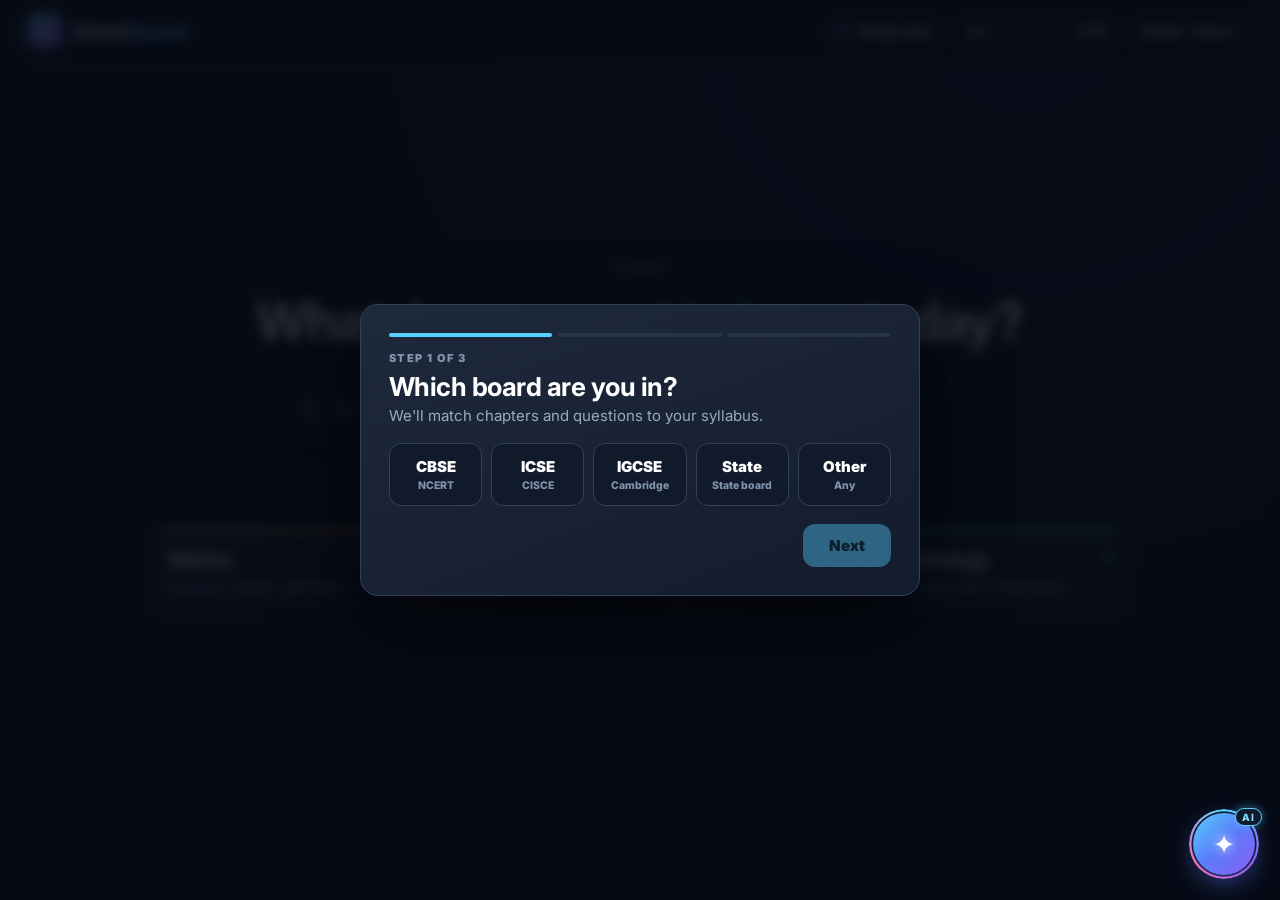
<file: index.html.html>
<!DOCTYPE html>
<html lang="en">

<head>
    <meta charset="UTF-8">
    <meta name="viewport" content="width=device-width, initial-scale=1.0">
    <meta name="theme-color" content="#111827">
    <meta name="description" content="Explore all 118 chemical elements, test your knowledge, and learn with Verity.">
    <title>Element Quest | Chemistry Lab</title>
    <link rel="stylesheet" href="style.css">
</head>

<body>
    <aside class="sidebar">
        <div class="brand">
            <span class="brand-icon">✦</span>
            <div>
                <h2>ELEMENT QUEST</h2><small>YOUR CHEMISTRY LAB</small>
            </div>
        </div>
        <nav aria-label="Main navigation">
            <button class="nav-button active" data-section="periodic-section">Periodic Table</button>
            <button class="nav-button" data-section="quiz-section">Knowledge Quiz</button>
            <button class="nav-button" data-section="boss-section">Boss Fight</button>
        </nav>
        <div class="sidebar-bottom"><span class="status-dot"></span> CHEMISTRY SYSTEM ONLINE</div>
    </aside>

    <main class="main-content">
        <section id="periodic-section" class="page-section active">
            <header class="page-header">
                <div>
                    <p class="eyebrow">THE ELEMENT DATABASE</p>
                    <h1>Periodic Table</h1>
                    <p class="subtitle">Explore the building blocks of everything.</p>
                </div>
                <div class="element-count">118 ELEMENTS</div>
            </header>

            <div class="table-toolbar">
                <input id="element-search" type="search" placeholder="Search an element, symbol or atomic number..."
                    autocomplete="off" aria-label="Search elements">
                <p>SELECT ANY ELEMENT TO EXPLORE IT</p>
            </div>

            <div id="element-details" class="element-details">
                <div class="element-profile-top">
                    <div class="element-big-symbol" id="detail-symbol">H</div>
                    <div class="element-heading">
                        <span id="detail-number">ELEMENT 001</span>
                        <h2 id="element-name">1. Hydrogen (H)</h2>
                        <p id="detail-family">Non-Metal</p>
                    </div>
                </div>

                <div class="element-facts">
                    <div class="fact-box"><span>ATOMIC NUMBER</span><strong id="detail-atomic">1</strong></div>
                    <div class="fact-box"><span>GROUP</span><strong id="detail-group">1</strong></div>
                    <div class="fact-box"><span>PERIOD</span><strong id="detail-period">1</strong></div>
                    <div class="fact-box"><span>FAMILY</span><strong id="detail-type">Non-Metal</strong></div>
                </div>

                <div class="element-info-grid">
                    <article class="info-card">
                        <h3>◈ Overview</h3>
                        <p id="detail-overview">Select an element to explore its science.</p>
                    </article>
                    <article class="info-card">
                        <h3>Properties</h3>
                        <p id="detail-properties">Element properties will appear here.</p>
                    </article>
                    <article class="info-card">
                        <h3>⌁ Real-world uses</h3>
                        <p id="detail-uses">Discover where this element is used.</p>
                    </article>
                    <article class="info-card">
                        <h3>✦ Did you know?</h3>
                        <p id="detail-fact">Discover an interesting fact.</p>
                    </article>
                </div>
            </div>

            <div class="periodic-wrapper">
                <div id="periodic-table" class="periodic-table" aria-label="Periodic table of elements"></div>
                <div id="f-block" class="f-block" aria-label="Lanthanides and actinides"></div>
            </div>

            <div class="legend">
                <span><i class="alkali"></i> Alkali metals</span>
                <span><i class="alkaline"></i> Alkaline earth metals</span>
                <span><i class="transition"></i> Transition metals</span>
                <span><i class="post-transition"></i> Post-transition metals</span>
                <span><i class="metalloid"></i> Metalloids</span>
                <span><i class="nonmetal"></i> Nonmetals</span>
                <span><i class="halogen"></i> Halogens</span>
                <span><i class="noble"></i> Noble gases</span>
                <span><i class="lanth"></i> Lanthanides</span>
                <span><i class="actin"></i> Actinides</span>
            </div>
        </section>

        <section id="quiz-section" class="page-section">
            <header class="page-header">
                <div>
                    <p class="eyebrow">TEST YOUR KNOWLEDGE</p>
                    <h1>Chemistry Quiz</h1>
                    <p class="subtitle">Put your periodic table knowledge to the test.</p>
                </div>
            </header>

            <div class="game-panel">
                <div id="quiz-intro">
                    <div class="game-mark">✧</div>
                    <h2>Ready for the challenge?</h2>
                    <p>Answer five questions about elements, symbols and chemistry.</p>
                    <button id="start-quiz" class="primary-button">Start Quiz →</button>
                </div>

                <div id="quiz-container" hidden>
                    <div class="game-progress">
                        <span id="quiz-progress">QUESTION 1 / 5</span>
                        <span class="progress-caption">FIVE QUESTION RUN</span>
                    </div>
                    <h2 id="quiz-question"></h2>
                    <div id="quiz-options" class="answer-options"></div>
                    <p id="quiz-feedback" aria-live="polite"></p>
                    <button id="next-question" class="primary-button" hidden>Next Question →</button>
                </div>

                <div id="quiz-result" hidden></div>
            </div>
        </section>

        <section id="boss-section" class="page-section">
            <header class="page-header">
                <div>
                    <p class="eyebrow">FINAL KNOWLEDGE TEST</p>
                    <h1>Boss Fight</h1>
                    <p class="subtitle">Use what you've learned to defeat the Chemistry Boss.</p>
                </div>
            </header>

            <div class="game-panel boss-panel">
                <div id="boss-intro">
                    <div class="boss-icon"></div>
                    <h2>The Element Guardian</h2>
                    <p>Five questions. Three lives. Can you defeat the boss?</p>
                    <button id="start-boss" class="primary-button">Enter Boss Fight →</button>
                </div>

                <div id="boss-game" hidden>
                    <div class="boss-status">
                        <div class="boss-health-label">
                            <span>BOSS HEALTH</span>
                            <strong id="boss-health-text">100%</strong>
                        </div>
                        <div class="health-track">
                            <div id="boss-health-bar"></div>
                        </div>
                        <div class="boss-stats">
                            <span id="boss-lives">♥ ♥ ♥</span>
                            <span id="boss-question-count">QUESTION 1 / 5</span>
                        </div>
                    </div>
                    <h2 id="boss-question"></h2>
                    <div id="boss-options" class="answer-options"></div>
                    <p id="boss-feedback" aria-live="polite"></p>
                    <button id="boss-next" class="primary-button" hidden>Continue →</button>
                </div>

                <div id="boss-result" hidden></div>
            </div>
        </section>
    </main>

    <!-- VERITY CHATBOT -->
    <button id="chatbot-toggle" class="chatbot-toggle" type="button" aria-label="Open Verity AI" title="Ask Verity AI">
        <span class="ai-icon" aria-hidden="true">✦</span>
        <span class="ai-badge" aria-hidden="true">AI</span>
    </button>

    <div id="chatbot-window" class="chatbot-window" aria-label="Verity AI assistant">
        <div class="chatbot-header">
            <div>
                <span class="verity-status"></span>
                <strong>VERITY</strong>
                <small>YOUR AI HELPER</small>
            </div>
            <button id="chatbot-close" type="button" aria-label="Close chatbot">×</button>
        </div>

        <div id="chatbot-messages" class="chatbot-messages" aria-live="polite">
            <div class="bot-message">Hey! I'm Verity, your AI helper! Ask me anything: chemistry, the 118 elements, science, homework, or whatever you're curious about, in any language! </div>
        </div>

        <form id="chatbot-form" class="chatbot-form">
            <input id="chatbot-input" type="text" placeholder="Ask Verity something..." autocomplete="off"
                maxlength="2000" aria-label="Message Verity">
            <button type="submit" aria-label="Send message">↑</button>
        </form>
    </div>

    <script src="script.js" defer></script>
    <script src="verity-voice.js" defer></script>
</body>

</html>
</file>
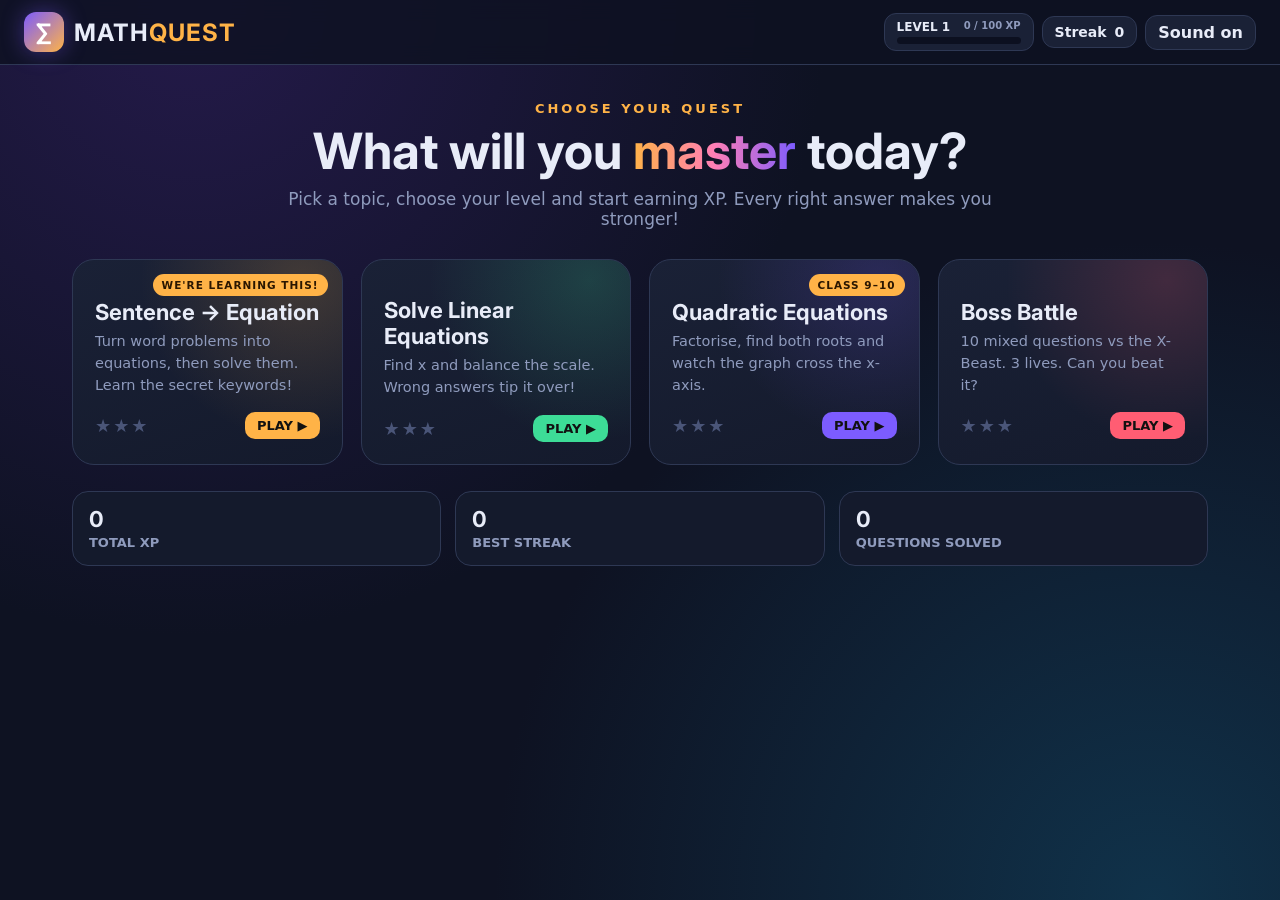
<file: maths.html>
<!DOCTYPE html>
<html lang="en">
<head>
<meta charset="UTF-8">
<meta name="viewport" content="width=device-width, initial-scale=1.0">
<title>Maths | OmniQuest</title>
<link rel="preconnect" href="https://fonts.googleapis.com">
<link rel="preconnect" href="https://fonts.gstatic.com" crossorigin>
<link href="https://fonts.googleapis.com/css2?family=Inter:wght@400;500;600;700;800;900&display=swap" rel="stylesheet">
<style>
:root {
  --bg: #0e1222;
  --panel: #1a2136;
  --panel2: #141a2c;
  --line: #2e3854;
  --text: #e8ecf8;
  --muted: #8f9bbd;
  --amber: #ffb347;
  --violet: #7c5cff;
  --green: #3ddc97;
  --red: #ff5d73;
  --blue: #55cfff;
  --yellow: #ffd84d;
}
* { box-sizing: border-box; }
html, body { margin: 0; min-height: 100%; }
body {
  font-family: "Nunito", system-ui, sans-serif;
  color: var(--text);
  background: radial-gradient(circle at 15% 0%, #241a4a 0%, transparent 45%), radial-gradient(circle at 90% 100%, #10324a 0%, transparent 45%), var(--bg);
  min-height: 100vh;
  overflow-x: hidden;
}
button { font-family: inherit; cursor: pointer; -webkit-user-select: none; user-select: none; -webkit-tap-highlight-color: transparent; }
h1, h2, h3, .logo, .fredoka { font-family: "Inter", system-ui, sans-serif; }

/* floating math symbols */
.bg-symbols { position: fixed; inset: 0; pointer-events: none; z-index: 0; overflow: hidden; }
.bg-symbols span { position: absolute; bottom: -60px; color: #ffffff; opacity: .06; font-family: "Inter", system-ui, sans-serif; font-weight: 700; animation: floatUp linear infinite; }
@keyframes floatUp { from { transform: translateY(0) rotate(0); } to { transform: translateY(-120vh) rotate(200deg); } }

/* top bar */
.topbar { position: sticky; top: 0; z-index: 20; display: flex; align-items: center; justify-content: space-between; gap: 12px; padding: 12px 24px; background: rgba(14, 18, 34, .82); backdrop-filter: blur(10px); border-bottom: 1px solid var(--line); }
.logo { display: flex; align-items: center; gap: 10px; font-size: 24px; font-weight: 700; letter-spacing: 1px; cursor: pointer; }
.logo b { color: var(--amber); }
.logo-icon { width: 40px; height: 40px; border-radius: 12px; display: grid; place-items: center; background: linear-gradient(135deg, var(--violet), var(--amber)); color: #fff; font-size: 24px; box-shadow: 0 0 22px #7c5cff66; animation: wobble 3s ease-in-out infinite; }
@keyframes wobble { 50% { transform: rotate(-8deg) scale(1.05); } }
.stats { display: flex; align-items: center; gap: 8px; }
.chip { display: flex; align-items: center; gap: 8px; background: var(--panel); border: 1px solid var(--line); border-radius: 12px; padding: 7px 12px; font-weight: 800; color: var(--text); font-size: 14px; }
.chip.level { flex-direction: column; align-items: stretch; gap: 3px; min-width: 150px; padding: 6px 12px; }
.chip.level .row { display: flex; justify-content: space-between; font-size: 12px; }
.chip.level small { color: var(--muted); font-weight: 700; }
.xpbar { height: 7px; background: #0c1020; border-radius: 9px; overflow: hidden; }
.xpbar div { height: 100%; width: 0; background: linear-gradient(90deg, var(--amber), var(--violet)); border-radius: 9px; transition: width .6s cubic-bezier(.2,1,.3,1); }
.chip.bump { animation: bump .45s ease-out; }
@keyframes bump { 40% { transform: scale(1.18); } }
.btn-sound { font-size: 16px; }

main { position: relative; z-index: 1; max-width: 1180px; margin: 0 auto; padding: 26px 22px 60px; }
.screen { display: none; animation: screenIn .45s ease-out; }
.screen.active { display: block; }
@keyframes screenIn { from { opacity: 0; transform: translateY(14px); } to { opacity: 1; transform: none; } }

/* home */
.hero { text-align: center; margin: 10px auto 30px; max-width: 760px; }
.eyebrow { color: var(--amber); font-weight: 900; letter-spacing: 3px; font-size: 13px; margin: 0 0 8px; }
.hero h1 { font-size: clamp(30px, 5vw, 50px); margin: 0 0 10px; line-height: 1.1; }
.grad { background: linear-gradient(90deg, var(--amber), #ff7eb6, var(--violet)); -webkit-background-clip: text; background-clip: text; color: transparent; }
.sub { color: var(--muted); font-size: 17px; margin: 0; }
.topics { display: grid; grid-template-columns: repeat(auto-fit, minmax(250px, 1fr)); gap: 18px; }
.topic { position: relative; text-align: left; background: linear-gradient(160deg, var(--panel), var(--panel2)); border: 1px solid var(--line); border-radius: 22px; padding: 22px; color: var(--text); overflow: hidden; transition: transform .25s, border-color .25s, box-shadow .25s; }
.topic::before { content: ""; position: absolute; inset: 0; background: radial-gradient(circle at 85% 10%, var(--c) 0%, transparent 55%); opacity: .18; transition: opacity .25s; }
.topic:hover { transform: translateY(-6px) rotate(-.5deg); border-color: var(--c); box-shadow: 0 18px 40px #0007, 0 0 30px color-mix(in srgb, var(--c) 35%, transparent); }
.topic:hover::before { opacity: .32; }
.topic .t-icon { position: relative; font-size: 42px; display: inline-block; margin-bottom: 10px; transition: transform .3s; }
.topic:hover .t-icon { transform: scale(1.2) rotate(-10deg); }
.topic h3 { position: relative; margin: 0 0 6px; font-size: 22px; }
.topic p { position: relative; margin: 0 0 16px; color: var(--muted); font-size: 14.5px; line-height: 1.5; }
.topic .t-foot { position: relative; display: flex; justify-content: space-between; align-items: center; }
.stars { color: #4a5578; font-size: 18px; letter-spacing: 2px; }
.stars .on { color: var(--yellow); text-shadow: 0 0 10px #ffd84d88; }
.t-go { background: var(--c); color: #111; border-radius: 10px; padding: 6px 12px; font-weight: 900; font-size: 13px; }
.tag { position: absolute; top: 14px; right: 14px; background: var(--amber); color: #2a1600; font-weight: 900; font-size: 10.5px; letter-spacing: 1px; padding: 5px 9px; border-radius: 20px; animation: tagPulse 1.6s ease-in-out infinite; z-index: 1; }
@keyframes tagPulse { 50% { box-shadow: 0 0 0 6px #ffb34733; } }
.home-foot { margin-top: 26px; display: grid; grid-template-columns: repeat(auto-fit, minmax(200px, 1fr)); gap: 14px; }
.mini { background: var(--panel2); border: 1px solid var(--line); border-radius: 16px; padding: 14px 16px; display: flex; gap: 12px; align-items: center; }
.mini b { font-size: 22px; font-family: "Inter", system-ui, sans-serif; }
.mini span { color: var(--muted); font-size: 13px; font-weight: 700; }

/* play */
.play-top { display: flex; align-items: center; gap: 14px; flex-wrap: wrap; margin-bottom: 14px; }
.back { background: var(--panel); border: 1px solid var(--line); color: var(--text); border-radius: 12px; padding: 9px 14px; font-weight: 800; }
.back:hover { border-color: var(--amber); }
.play-title { display: flex; align-items: center; gap: 10px; flex: 1; }
.play-title h2 { margin: 0; font-size: 26px; }
.play-title span { font-size: 30px; }
.diff { display: flex; background: var(--panel2); border: 1px solid var(--line); border-radius: 12px; padding: 4px; gap: 4px; }
.diff button { border: 0; background: transparent; color: var(--muted); font-weight: 800; padding: 7px 13px; border-radius: 9px; }
.diff button.active { background: var(--amber); color: #2a1600; }
.progress { display: flex; gap: 6px; margin-bottom: 16px; }
.progress i { flex: 1; height: 8px; border-radius: 8px; background: #252e47; transition: background .3s; }
.progress i.now { background: var(--blue); box-shadow: 0 0 10px #55cfff88; }
.progress i.good { background: var(--green); }
.progress i.half { background: var(--amber); }
.progress i.bad { background: var(--red); }
.play-grid { display: grid; grid-template-columns: minmax(0, 1fr) 320px; gap: 18px; align-items: start; }
.card { background: linear-gradient(160deg, var(--panel), var(--panel2)); border: 1px solid var(--line); border-radius: 22px; padding: 22px; box-shadow: 0 20px 50px #0005; }
.qcard { position: relative; min-height: 420px; }
.qcard.shake { animation: shake .45s linear; }
@keyframes shake { 15% { transform: translateX(-9px); } 30% { transform: translateX(8px); } 45% { transform: translateX(-6px); } 60% { transform: translateX(5px); } 75% { transform: translateX(-2px); } }
.q-label { color: var(--amber); font-weight: 900; letter-spacing: 2px; font-size: 12px; margin-bottom: 10px; }
.sentence { font-size: clamp(19px, 2.4vw, 24px); line-height: 1.55; margin: 0 0 14px; font-weight: 700; }
.kw { border-radius: 6px; transition: background .3s, color .3s, padding .3s; }
.show-kw .kw { padding: 1px 5px; font-weight: 900; }
.show-kw .kw-mul { background: #ff9f4333; color: #ffb36b; }
.show-kw .kw-add { background: #3ddc9733; color: #6ff0b8; }
.show-kw .kw-sub { background: #ff5d7333; color: #ff8c9c; }
.show-kw .kw-div { background: #7c5cff33; color: #b6a4ff; }
.show-kw .kw-eq { background: #55cfff33; color: #8fe0ff; }
.show-kw .kw-var { background: #ffd84d33; color: #ffe27a; }
.tools { display: flex; gap: 8px; margin-bottom: 14px; flex-wrap: wrap; }
.tool { background: #232c45; border: 1px solid var(--line); color: var(--text); border-radius: 10px; padding: 7px 12px; font-weight: 800; font-size: 13px; }
.tool:hover { border-color: var(--yellow); }
.tool.used { opacity: .55; }
.options { display: grid; grid-template-columns: 1fr 1fr; gap: 10px; }
.opt { text-align: left; background: #222b44; border: 2px solid #313c5c; color: var(--text); border-radius: 14px; padding: 14px 16px; font-size: 19px; font-weight: 800; transition: transform .15s, border-color .2s, background .2s; display: flex; align-items: center; gap: 12px; }
.opt .letter { width: 28px; height: 28px; flex: none; border-radius: 8px; display: grid; place-items: center; background: #313c5c; font-size: 13px; color: var(--muted); }
.opt:hover:not(:disabled) { border-color: var(--amber); transform: translateY(-2px); }
.opt:disabled { cursor: default; }
.opt.right { background: #133d32; border-color: var(--green); animation: pop .4s ease-out; }
.opt.right .letter { background: var(--green); color: #062218; }
.opt.wrong { background: #46202a; border-color: var(--red); animation: shake .4s; }
.opt.wrong .letter { background: var(--red); color: #fff; }
.opt.dim { opacity: .45; }
@keyframes pop { 50% { transform: scale(1.05); } }
.eqn { font-family: "Inter", system-ui, sans-serif; font-weight: 600; letter-spacing: .5px; white-space: nowrap; }
.eqn i.v { color: var(--yellow); font-style: italic; font-family: Georgia, serif; font-weight: 700; padding: 0 1px; }
.frac { display: inline-flex; flex-direction: column; vertical-align: middle; text-align: center; font-size: .8em; line-height: 1.1; margin: 0 2px; }
.frac > span:first-child { border-bottom: 2px solid currentColor; padding: 0 3px; }
.feedback { margin-top: 14px; border-radius: 14px; padding: 0 14px; max-height: 0; overflow: hidden; transition: all .35s; font-weight: 700; line-height: 1.5; }
.feedback.show { max-height: 300px; padding: 12px 14px; }
.feedback.good { background: #133d32; border: 1px solid var(--green); color: #b8f5dc; }
.feedback.bad { background: #3d1c25; border: 1px solid var(--red); color: #ffc7cf; }
.feedback.info { background: #1d2a4a; border: 1px solid var(--blue); color: #c7ecff; }
.stage2 { margin-top: 20px; padding-top: 18px; border-top: 2px dashed var(--line); animation: screenIn .5s ease-out; }
.eq-big { font-size: clamp(26px, 4vw, 38px); text-align: center; margin: 4px 0 6px; }
.answer-row { display: flex; align-items: center; justify-content: center; gap: 10px; margin-top: 10px; flex-wrap: wrap; }
.answer-row label { font-family: "Inter", system-ui, sans-serif; font-size: 26px; }
.answer-row label i { color: var(--yellow); font-family: Georgia, serif; }
.ans { width: 110px; font: 800 24px "Inter", system-ui, sans-serif; text-align: center; background: #0f1426; color: #fff; border: 2px solid #34406a; border-radius: 12px; padding: 8px; outline: none; transition: border-color .2s, box-shadow .2s; }
.ans:focus { border-color: var(--amber); box-shadow: 0 0 0 4px #ffb34733; }
.btn { border: 0; border-radius: 12px; padding: 12px 20px; font-weight: 900; font-size: 16px; color: #1d1100; background: linear-gradient(135deg, var(--amber), #ff8a3d); box-shadow: 0 6px 0 #a3561a, 0 10px 20px #0006; transition: transform .1s, box-shadow .1s; }
.btn:active { transform: translateY(4px); box-shadow: 0 2px 0 #a3561a; }
.btn.alt { background: linear-gradient(135deg, #8a72ff, var(--violet)); color: #fff; box-shadow: 0 6px 0 #4a33b3, 0 10px 20px #0006; }
.btn.ghost { background: #232c45; color: var(--text); box-shadow: 0 6px 0 #151b2e; }
.next-row { display: flex; justify-content: flex-end; margin-top: 18px; }
.steps { list-style: none; margin: 16px 0 0; padding: 0; display: grid; gap: 8px; }
.steps li { display: flex; align-items: center; justify-content: space-between; gap: 12px; background: #10162a; border: 1px solid var(--line); border-left: 4px solid var(--violet); border-radius: 10px; padding: 10px 14px; opacity: 0; transform: translateX(-14px); animation: stepIn .45s ease-out forwards; }
.steps li .eqn { font-size: 21px; }
.steps li small { color: var(--muted); font-weight: 700; font-size: 12.5px; text-align: right; }
.steps li.final { border-left-color: var(--green); background: #10261f; }
@keyframes stepIn { to { opacity: 1; transform: none; } }

/* balance scale */
.scale-wrap { display: flex; flex-direction: column; align-items: center; }
.scale { width: 100%; max-width: 440px; height: auto; overflow: visible; }
.scale .pan-text { font-family: "Inter", system-ui, sans-serif; font-weight: 600; fill: #fff; text-anchor: middle; }
.scale .pan-text tspan.v { fill: var(--yellow); font-style: italic; font-family: Georgia, serif; font-weight: 700; }
.scale.balanced .beam { fill: var(--green); filter: drop-shadow(0 0 8px #3ddc97); }
.readout { min-height: 24px; margin-top: 2px; text-align: center; color: var(--muted); font-weight: 800; font-size: 14px; }
.readout b { color: var(--text); }

/* quadratic graph */
.graph { width: 100%; max-width: 460px; display: block; margin: 16px auto 0; background: #0f1426; border: 1px solid var(--line); border-radius: 16px; }
.graph .curve { fill: none; stroke: var(--violet); stroke-width: 3.5; stroke-linecap: round; filter: drop-shadow(0 0 6px #7c5cff); }
.graph .root { fill: var(--yellow); animation: rootPulse 1.2s ease-in-out infinite; transform-box: fill-box; transform-origin: center; }
@keyframes rootPulse { 50% { transform: scale(1.5); } }
.graph text { fill: #c3cbe6; font: 700 12px "Inter", system-ui, sans-serif; }

/* side panel */
.side h3 { margin: 0 0 12px; font-size: 19px; }
.side p { color: #c3cbe6; line-height: 1.55; font-size: 14px; margin: 0 0 12px; }
.dict { display: grid; gap: 6px; margin-bottom: 14px; }
.dict div { display: flex; justify-content: space-between; align-items: center; gap: 8px; background: #10162a; border-radius: 10px; padding: 8px 11px; font-size: 13px; font-weight: 700; color: #c3cbe6; }
.dict b { font-family: "Inter", system-ui, sans-serif; font-size: 18px; min-width: 30px; text-align: center; border-radius: 8px; padding: 1px 6px; }
.dict .m b { background: #ff9f4333; color: #ffb36b; }
.dict .a b { background: #3ddc9733; color: #6ff0b8; }
.dict .s b { background: #ff5d7333; color: #ff8c9c; }
.dict .d b { background: #7c5cff33; color: #b6a4ff; }
.dict .e b { background: #55cfff33; color: #8fe0ff; }
.dict .x b { background: #ffd84d33; color: #ffe27a; font-family: Georgia, serif; font-style: italic; }
.tip { background: #10162a; border: 1px solid var(--line); border-radius: 12px; padding: 12px; font-size: 13.5px; color: #c3cbe6; line-height: 1.55; margin-bottom: 10px; }
.tip b { color: var(--amber); }
.score-line { display: flex; justify-content: space-between; font-weight: 800; color: var(--muted); font-size: 13px; margin-top: 8px; }
.score-line b { color: var(--text); }

/* results */
.results { text-align: center; padding: 20px 0; }
.results h2 { font-size: 36px; margin: 6px 0; }
.big-stars { font-size: 64px; letter-spacing: 8px; margin: 8px 0; }
.big-stars span { display: inline-block; color: #3a4466; opacity: 0; animation: starIn .5s cubic-bezier(.2,1.6,.4,1) forwards; }
.big-stars span.on { color: var(--yellow); text-shadow: 0 0 22px #ffd84d; }
@keyframes starIn { from { opacity: 0; transform: scale(0) rotate(-90deg); } to { opacity: 1; transform: none; } }
.res-grid { display: flex; justify-content: center; gap: 12px; margin: 18px 0; flex-wrap: wrap; }
.res-grid div { background: #10162a; border: 1px solid var(--line); border-radius: 14px; padding: 12px 18px; min-width: 120px; }
.res-grid b { display: block; font-size: 28px; font-family: "Inter", system-ui, sans-serif; }
.res-grid span { color: var(--muted); font-weight: 800; font-size: 12px; letter-spacing: 1px; }
.res-btns { display: flex; justify-content: center; gap: 14px; flex-wrap: wrap; margin-top: 10px; }

/* boss */
.arena { position: relative; text-align: center; padding: 10px 0 6px; margin: -6px 0 12px; border-radius: 16px; background: radial-gradient(ellipse at 50% 70%, #ff9f4322, transparent 65%); }
.arena.ouch { animation: ouch .7s ease-out; }
@keyframes ouch { 30% { background-color: #ff5d7333; } }
.sprite { display: inline-block; width: 130px; filter: drop-shadow(0 0 16px #ff9f4388); animation: bob 1.1s steps(2) infinite; }
.sprite svg { display: block; width: 100%; height: auto; }
.sprite.hit { animation: hit .6s ease-out; }
.sprite.laugh { animation: laugh 1.2s ease-in-out; }
.sprite.dead { animation: dead 1.1s ease-in forwards; }
.sprite.angry { filter: drop-shadow(0 0 22px #ff5d73) saturate(1.5) hue-rotate(-25deg); }
@keyframes bob { 50% { transform: translateY(-6px); } }
@keyframes hit { 0% { transform: none; filter: brightness(1); } 10% { transform: translateX(20px) rotate(10deg) scale(1.15, .85); filter: brightness(5) saturate(0); } 25% { transform: translateX(-12px) rotate(-6deg); filter: brightness(1); } 40% { transform: translateX(8px) rotate(4deg); filter: brightness(4) saturate(0); } 60% { transform: translateX(-4px); filter: brightness(1); } 100% { transform: none; } }
@keyframes laugh { 10% { transform: translateY(4px) scale(1.15, .85); } 22% { transform: translateY(-24px) scale(.9, 1.1) rotate(-8deg); } 34% { transform: translateY(2px) scale(1.1, .9); } 46% { transform: translateY(-18px) rotate(8deg); } 58% { transform: translateY(2px); } 70% { transform: translateY(-10px) rotate(-5deg); } 85% { transform: none; } }
@keyframes dead { to { transform: rotate(540deg) scale(0); opacity: 0; } }
.hp { display: flex; align-items: center; gap: 10px; margin: 8px auto 0; max-width: 360px; font-weight: 900; font-size: 13px; }
.hp-bar { flex: 1; height: 14px; background: #0c1020; border: 1px solid var(--line); border-radius: 10px; overflow: hidden; }
.hp-bar div { height: 100%; width: 100%; background: linear-gradient(90deg, var(--red), var(--amber)); transition: width .5s; }
.lives { font-size: 20px; letter-spacing: 2px; }
.lives.lost { display: inline-block; animation: bump .5s; }

/* floating text, toast, confetti */
.pop-text { position: fixed; z-index: 60; transform: translate(-50%, -50%); font: 700 24px "Inter", system-ui, sans-serif; text-shadow: 3px 3px 0 #0b0f1c; pointer-events: none; white-space: nowrap; animation: floatText 1.2s ease-out forwards; }
.pop-text.big { font-size: 40px; }
@keyframes floatText { 0% { opacity: 0; transform: translate(-50%, -30%) scale(.4); } 18% { opacity: 1; transform: translate(-50%, -60%) scale(1.25); } 35% { transform: translate(-50%, -70%) scale(1); } 100% { opacity: 0; transform: translate(-50%, -200%); } }
.toast { position: fixed; left: 50%; top: 80px; z-index: 70; opacity: 0; transform: translate(-50%, -140px); background: var(--panel); border: 1px solid var(--amber); color: #fff; font-weight: 900; padding: 12px 20px; border-radius: 14px; box-shadow: 0 0 30px #ffb34755; transition: transform .4s cubic-bezier(.2,1.4,.4,1), opacity .3s; white-space: nowrap; }
.toast.show { opacity: 1; transform: translate(-50%, 0); }
#confetti { position: fixed; inset: 0; width: 100%; height: 100%; pointer-events: none; z-index: 65; }

html.embed .topbar { display: none; }
html.embed body { background: transparent; }
html.embed .bg-symbols { display: none; }
html.embed main { padding-top: 6px; }
html.embed .toast { top: 16px; }
@media (max-width: 900px) {
  .play-grid { grid-template-columns: 1fr; }
  .chip.level { min-width: 110px; }
}
@media (max-width: 560px) {
  .topbar { padding: 10px 12px; }
  .logo { font-size: 18px; }
  .logo-icon { width: 34px; height: 34px; font-size: 20px; }
  .chip { padding: 6px 9px; font-size: 13px; }
  .chip.level { min-width: 84px; }
  .chip.level small { display: none; }
  main { padding: 18px 12px 50px; }
  .options { grid-template-columns: 1fr; }
  .card { padding: 16px; }
  .play-title h2 { font-size: 21px; }
  .opt { font-size: 17px; }
}
.bg-symbols { display: none !important; }
</style>
</head>
<body>
<div class="bg-symbols" id="bg"></div>

<header class="topbar">
  <div class="logo" id="go-home" title="Home"><span class="logo-icon">∑</span><span>MATH<b>QUEST</b></span></div>
  <div class="stats">
    <div class="chip level" id="lvl-chip">
      <div class="row"><span>LEVEL <b id="lvl">1</b></span><small id="xptext">0 / 100</small></div>
      <div class="xpbar"><div id="xpfill"></div></div>
    </div>
    <div class="chip" id="streak-chip" title="Correct answers in a row">Streak <b id="streak">0</b></div>
    <button class="chip btn-sound" id="sound" title="Sound on/off">Sound on</button>
  </div>
</header>

<main>
  <section id="home" class="screen active">
    <div class="hero">
      <p class="eyebrow">CHOOSE YOUR QUEST</p>
      <h1>What will you <span class="grad">master</span> today?</h1>
      <p class="sub">Pick a topic, choose your level and start earning XP. Every right answer makes you stronger! </p>
    </div>
    <div class="topics" id="topics"></div>
    <div class="home-foot">
      <div class="mini"><div><b id="h-xp">0</b><br><span>TOTAL XP</span></div></div>
      <div class="mini"><div><b id="h-best">0</b><br><span>BEST STREAK</span></div></div>
      <div class="mini"><div><b id="h-solved">0</b><br><span>QUESTIONS SOLVED</span></div></div>
    </div>
  </section>

  <section id="play" class="screen">
    <div class="play-top">
      <button class="back" id="back">← Topics</button>
      <div class="play-title"><span id="play-icon"></span><h2 id="play-name"></h2></div>
      <div class="diff" id="diff">
        <button type="button" data-d="1">Easy</button>
        <button type="button" data-d="2">Medium</button>
        <button type="button" data-d="3">Hard</button>
      </div>
    </div>
    <div class="progress" id="progress"></div>
    <div class="play-grid">
      <div class="card qcard" id="qcard"></div>
      <aside class="card side" id="side"></aside>
    </div>
  </section>
</main>

<canvas id="confetti"></canvas>
<div class="toast" id="toast"></div>

<script>
"use strict";

/* =====================================================
   MATH QUEST
   One-file website: topics, XP, streaks, balance scale,
   graphs and a boss battle. Progress is saved in the browser.
   ===================================================== */

const $ = sel => document.querySelector(sel);
const rnd = (a, b) => a + Math.floor(Math.random() * (b - a + 1));
const pick = arr => arr[Math.floor(Math.random() * arr.length)];
const shuffle = arr => { const r = [...arr]; for (let i = r.length - 1; i > 0; i--) { const j = Math.floor(Math.random() * (i + 1)); [r[i], r[j]] = [r[j], r[i]]; } return r; };
const N = n => (n < 0 ? `−${-n}` : `${n}`);              // number with a proper minus sign
const plusTerm = n => (n < 0 ? `− ${-n}` : `+ ${n}`);     // "+ 5" or "− 5"

/* ---------- saved progress ---------- */
const SAVE_KEY = "omniQuest";
const EMBED = /embed=1/.test(location.search);
if (EMBED) document.documentElement.classList.add("embed");
function readShared() { try { return JSON.parse(localStorage.getItem(SAVE_KEY)) || {}; } catch (_) { return {}; } }
let save = Object.assign({ xp: 0, bestStreak: 0, solved: 0, mathStars: {}, mathLevels: {}, sound: true }, readShared());
save.stars = save.mathStars; save.levels = save.mathLevels;
// Only this page's own fields are written, merged with the newest shared data
function store() {
  try {
    const cur = readShared();
    cur.xp = save.xp; cur.bestStreak = Math.max(cur.bestStreak || 0, save.bestStreak); cur.solved = save.solved;
    cur.mathStars = save.stars; cur.mathLevels = save.levels; cur.sound = save.sound;
    localStorage.setItem(SAVE_KEY, JSON.stringify(cur));
  } catch (_) { /* ignore */ }
  if (EMBED && parent !== window) parent.postMessage({ oq: "xp" }, "*");
}
function syncShared() { const cur = readShared(); save.xp = cur.xp || 0; save.solved = cur.solved || 0; save.bestStreak = Math.max(save.bestStreak || 0, cur.bestStreak || 0); }
let streak = 0;

/* ---------- sound effects (made with code, no files) ---------- */
let audio = null;
function tone(freq, dur, type = "sine", vol = 0.07, when = 0) {
  if (!save.sound) return;
  try {
    audio = audio || new (window.AudioContext || window.webkitAudioContext)();
    const t = audio.currentTime + when;
    const o = audio.createOscillator(), g = audio.createGain();
    o.type = type; o.frequency.setValueAtTime(freq, t);
    g.gain.setValueAtTime(vol, t);
    g.gain.exponentialRampToValueAtTime(0.0001, t + dur);
    o.connect(g); g.connect(audio.destination);
    o.start(t); o.stop(t + dur + 0.02);
  } catch (_) { /* sound not available */ }
}
const sfx = {
  good() { tone(660, .12, "triangle"); tone(990, .18, "triangle", .07, .1); },
  bad() { tone(200, .18, "sawtooth", .04); tone(140, .3, "sawtooth", .04, .12); },
  click() { tone(520, .05, "sine", .03); },
  level() { [523, 659, 784, 1047].forEach((f, i) => tone(f, .18, "triangle", .07, i * .1)); },
  hit() { tone(140, .12, "square", .05); tone(90, .25, "sine", .09, .04); },
  win() { [523, 659, 784, 1047, 1319].forEach((f, i) => tone(f, .22, "triangle", .07, i * .12)); }
};

/* ---------- effects: floating text, toast, confetti ---------- */
function popText(text, color, el, big) {
  const r = el ? el.getBoundingClientRect() : { left: innerWidth / 2, top: innerHeight / 2, width: 0, height: 0 };
  const p = document.createElement("div");
  p.className = "pop-text" + (big ? " big" : "");
  p.textContent = text;
  p.style.color = color;
  p.style.left = `${r.left + r.width / 2}px`;
  p.style.top = `${r.top + r.height / 2}px`;
  document.body.appendChild(p);
  setTimeout(() => p.remove(), 1250);
}
let toastTimer;
function toast(text) {
  const t = $("#toast");
  t.textContent = text;
  t.classList.add("show");
  clearTimeout(toastTimer);
  toastTimer = setTimeout(() => t.classList.remove("show"), 2300);
}
function replay(el, cls, ms) {
  if (!el) return;
  el.classList.remove(cls);
  void el.offsetWidth;
  el.classList.add(cls);
  setTimeout(() => el.classList.remove(cls), ms);
}
const confettiCanvas = $("#confetti");
const cctx = confettiCanvas.getContext("2d");
let confetti = [];
function burst(n = 80, x, y) {
  const cx = x ?? innerWidth / 2, cy = y ?? innerHeight / 3;
  const colors = ["#ffb347", "#7c5cff", "#3ddc97", "#ff5d73", "#55cfff", "#ffd84d"];
  for (let i = 0; i < n; i++) confetti.push({ x: cx, y: cy, vx: (Math.random() - .5) * 14, vy: -Math.random() * 12 - 4, s: 5 + Math.random() * 6, c: colors[i % colors.length], r: Math.random() * 6, vr: (Math.random() - .5) * .3, life: 1 });
  if (confetti.length === n) requestAnimationFrame(drawConfetti);
}
function drawConfetti() {
  confettiCanvas.width = innerWidth; confettiCanvas.height = innerHeight;
  cctx.clearRect(0, 0, innerWidth, innerHeight);
  confetti = confetti.filter(c => (c.life -= .008) > 0 && c.y < innerHeight + 30);
  confetti.forEach(c => {
    c.vy += .3; c.x += c.vx; c.y += c.vy; c.r += c.vr; c.vx *= .99;
    cctx.save(); cctx.translate(c.x, c.y); cctx.rotate(c.r);
    cctx.globalAlpha = Math.min(1, c.life * 2); cctx.fillStyle = c.c;
    cctx.fillRect(-c.s / 2, -c.s / 2, c.s, c.s * .6); cctx.restore();
  });
  if (confetti.length) requestAnimationFrame(drawConfetti);
  else cctx.clearRect(0, 0, innerWidth, innerHeight);
}

/* ---------- XP, levels and streaks ---------- */
const XP_PER_LEVEL = 100;
function refreshStats() {
  const lvl = Math.floor(save.xp / XP_PER_LEVEL) + 1;
  $("#lvl").textContent = lvl;
  $("#xptext").textContent = `${save.xp % XP_PER_LEVEL} / ${XP_PER_LEVEL} XP`;
  $("#xpfill").style.width = `${(save.xp % XP_PER_LEVEL) / XP_PER_LEVEL * 100}%`;
  $("#streak").textContent = streak;
  $("#sound").textContent = save.sound ? "Sound on" : "Sound off";
  $("#h-xp").textContent = save.xp;
  $("#h-best").textContent = save.bestStreak;
  $("#h-solved").textContent = save.solved;
}
function gainXP(amount, el) {
  const before = Math.floor(save.xp / XP_PER_LEVEL);
  save.xp += amount;
  R.xp += amount;
  popText(`+${amount} XP`, "#ffd84d", el);
  replay($("#lvl-chip"), "bump", 450);
  if (Math.floor(save.xp / XP_PER_LEVEL) > before) {
    setTimeout(() => { sfx.level(); burst(140); toast(`LEVEL UP! You are now level ${Math.floor(save.xp / XP_PER_LEVEL) + 1}!`); }, 400);
  }
  store(); refreshStats();
}
function markRight(el, base = 10) {
  syncShared();
  streak++;
  save.solved++;
  if (streak > save.bestStreak) save.bestStreak = streak;
  const bonus = Math.min(10, Math.max(0, streak - 1) * 2);
  sfx.good();
  gainXP(base + bonus, el);
  replay($("#streak-chip"), "bump", 450);
  if (streak >= 3 && streak % 1 === 0 && [3, 5, 7, 10, 15, 20].includes(streak)) {
    setTimeout(() => popText(`${streak} IN A ROW!`, "#ff9f43", $("#streak-chip"), true), 250);
  }
  refreshStats();
}
function markWrong() {
  streak = 0;
  sfx.bad();
  replay($("#qcard"), "shake", 450);
  refreshStats();
}

/* ---------- equation display + checker ---------- */
// Turns "3x + 5 = 20" into pretty HTML with a coloured x and stacked fractions
function fmt(eq) {
  let h = eq
    .replace(/\(([^()]+)\)\/(\d+)/g, (m, a, b) => `<span class="frac"><span>${a}</span><span>${b}</span></span>`)
    .replace(/(\d*x)\/(\d+)/g, (m, a, b) => `<span class="frac"><span>${a}</span><span>${b}</span></span>`);
  h = h.replace(/x/g, '<i class="v">x</i>');
  return `<span class="eqn">${h}</span>`;
}
// Works out one side of an equation for a given x (used by the balance scale)
function evalSide(side, x) {
  let e = side.replace(/−/g, "-").replace(/×/g, "*").replace(/÷/g, "/").replace(/²/g, "**2");
  e = e.replace(/(\d)\s*x/g, "$1*x").replace(/(\d|x|\))\s*\(/g, "$1*(").replace(/x/g, `(${x})`);
  return Function(`"use strict"; return (${e});`)();
}
const sides = eq => eq.split(" = ");

/* =====================================================
   QUESTION MAKERS
   Every question is made fresh with random numbers.
   ===================================================== */

const tw = (a, cap) => a === 2 ? (cap ? "Twice" : "twice") : a === 3 ? (cap ? "Three times" : "three times") : `${a} times`;
const FRAC_WORD = { 2: "Half", 3: "One-third", 4: "One-fourth", 5: "One-fifth" };
const BOYS = ["Aman", "Kabir", "Arjun", "Ishaan", "Rohan", "Vihaan"];
const GIRLS = ["Riya", "Meera", "Zara", "Anaya", "Diya", "Sara"];
function person() { return Math.random() < .5 ? { name: pick(BOYS), his: "his", he: "he", He: "He" } : { name: pick(GIRLS), his: "her", he: "she", He: "She" }; }

// Sentence templates. {mul|...} etc. mark the keywords that the button highlights.
const SENTENCES = {
  1: [
    function sum() {
      const b = rnd(2, 20), x = rnd(2, 30), c = x + b;
      return {
        sentence: pick([`{add|The sum of} {var|a number} and ${b} {eq|is} ${c}.`, `{var|A number} {add|increased by} ${b} {eq|equals} ${c}.`, `{add|Adding} ${b} to {var|a number} {eq|gives} ${c}.`]),
        eq: `x + ${b} = ${c}`, x,
        wrong: [[`x − ${b} = ${c}`, `"Sum", "increased by" and "adding" all mean +, not −.`], [`${b}x = ${c}`, `"Sum" means add, not multiply.`], [`x + ${c} = ${b}`, `The total (${c}) belongs on the other side of the equals sign.`]],
        steps: [[`x + ${b} = ${c}`, "Start"], [`x = ${c} − ${b}`, `Subtract ${b} from both sides`], [`x = ${x}`, "Done!"]]
      };
    },
    function less() {
      const b = rnd(2, 15), x = rnd(b + 1, b + 25), c = x - b;
      return {
        sentence: pick([`{var|A number} {sub|decreased by} ${b} {eq|gives} ${c}.`, `When ${b} {sub|is subtracted from} {var|a number}, {eq|the result is} ${c}.`, `${b} {sub|less than} {var|a number} {eq|is} ${c}.`]),
        eq: `x − ${b} = ${c}`, x,
        wrong: [[`${b} − x = ${c}`, `You start with the number and take ${b} away, so the number comes first: x − ${b}.`], [`x + ${b} = ${c}`, `"Decreased", "subtracted" and "less than" all mean −, not +.`], [`${b}x = ${c}`, `Nothing is multiplied here. You only subtract ${b}.`]],
        steps: [[`x − ${b} = ${c}`, "Start"], [`x = ${c} + ${b}`, `Add ${b} to both sides`], [`x = ${x}`, "Done!"]]
      };
    },
    function timesPlus() {
      const a = rnd(2, 5), x = rnd(2, 12); let b = rnd(1, 15); if (b === a) b++;
      const c = a * x + b;
      return {
        sentence: pick([`{mul|${tw(a, true)}} {var|a number} {add|increased by} ${b} {eq|is} ${c}.`, `{add|${b} more than} {mul|${tw(a, false)}} {var|a number} {eq|is} ${c}.`, `If you {mul|multiply} {var|a number} {mul|by ${a}} and {add|add} ${b}, you {eq|get} ${c}.`]),
        eq: `${a}x + ${b} = ${c}`, x,
        wrong: [[`${a}(x + ${b}) = ${c}`, `This multiplies the whole (number + ${b}) by ${a}. In the sentence, only the number is multiplied, and then ${b} is added.`], [`${b}x + ${a} = ${c}`, `The numbers are swapped! The number is multiplied by ${a}, and ${b} is added.`], [`${a}x − ${b} = ${c}`, `"Increased by", "more than" and "add" all mean +, not −.`]],
        steps: [[`${a}x + ${b} = ${c}`, "Start"], [`${a}x = ${c} − ${b}`, `Subtract ${b} from both sides`], [`${a}x = ${c - b}`, "Work it out"], [`x = ${c - b} ÷ ${a}`, `Divide both sides by ${a}`], [`x = ${x}`, "Done!"]]
      };
    },
    function fraction() {
      const a = pick([2, 3, 4, 5]); let k = rnd(2, 12); if (k === a) k++;
      const x = a * k;
      return {
        sentence: pick([`{div|${FRAC_WORD[a]} of} {var|a number} {eq|is} ${k}.`, `{var|A number} {div|divided by ${a}} {eq|gives} ${k}.`]),
        eq: `x/${a} = ${k}`, x,
        wrong: [[`${a}x = ${k}`, `Taking ${FRAC_WORD[a].toLowerCase()} of a number, or dividing by ${a}, means x/${a}. Not multiplying!`], [`x/${k} = ${a}`, `The number is divided by ${a}, and the answer is ${k}: x/${a} = ${k}.`], [`x − ${a} = ${k}`, `A fraction of a number means dividing, not subtracting.`]],
        steps: [[`x/${a} = ${k}`, "Start"], [`x = ${k} × ${a}`, `Multiply both sides by ${a}`], [`x = ${x}`, "Done!"]]
      };
    }
  ],
  2: [
    function timesMinus() {
      const a = rnd(2, 6), x = rnd(3, 15); let b = rnd(1, Math.min(20, a * x - 1)); if (b === a) b = b + 1 < a * x ? b + 1 : b - 1;
      const c = a * x - b;
      return {
        sentence: pick([`When ${b} {sub|is subtracted from} {mul|${tw(a, false)}} {var|a number}, {eq|the result is} ${c}.`, `${b} {sub|less than} {mul|${tw(a, false)}} {var|a number} {eq|is} ${c}.`]),
        eq: `${a}x − ${b} = ${c}`, x,
        wrong: [[`${b} − ${a}x = ${c}`, `Order matters! ${b} is taken away FROM ${a}x, so ${a}x comes first.`], [`${a}(x − ${b}) = ${c}`, `Only the number is multiplied by ${a}, and then ${b} is subtracted.`], [`${a}x + ${b} = ${c}`, `"Subtracted" and "less than" mean −, not +.`]],
        steps: [[`${a}x − ${b} = ${c}`, "Start"], [`${a}x = ${c} + ${b}`, `Add ${b} to both sides`], [`${a}x = ${c + b}`, "Work it out"], [`x = ${c + b} ÷ ${a}`, `Divide both sides by ${a}`], [`x = ${x}`, "Done!"]]
      };
    },
    function price() {
      const [item, items] = pick([["pen", "pens"], ["pencil box", "pencil boxes"], ["chocolate", "chocolates"], ["notebook", "notebooks"], ["toy car", "toy cars"]]);
      const other = pick(["geometry box", "water bottle", "school bag", "story book"]);
      const a = rnd(3, 8), x = rnd(5, 25); let b = rnd(10, 40); if (b === a) b++;
      const c = a * x + b;
      return {
        sentence: `One ${item} costs {var|₹x}. {mul|${a} ${items}} {add|and} a ${other} costing ₹${b} {add|together} {eq|cost} ₹${c}.`,
        eq: `${a}x + ${b} = ${c}`, x,
        wrong: [[`${a}(x + ${b}) = ${c}`, `Only the ${items} are multiplied by ${a}. The ${other} is bought just once.`], [`x + ${a} + ${b} = ${c}`, `${a} ${items} cost ${a} × x, which is ${a}x, not x + ${a}.`], [`${a}x = ${b} + ${c}`, `₹${b} is part of the total ₹${c}, so it stays on the same side as ${a}x.`]],
        steps: [[`${a}x + ${b} = ${c}`, "Start"], [`${a}x = ${c} − ${b}`, `Subtract ${b} from both sides`], [`${a}x = ${c - b}`, "Work it out"], [`x = ${c - b} ÷ ${a}`, `Divide both sides by ${a}`], [`x = ${x}`, `One ${item} costs ₹${x}`]]
      };
    },
    function age() {
      const p = person(), sib = pick(["brother", "sister"]);
      const a = rnd(2, 4), x = rnd(3, 12); let b = rnd(1, 10); if (b === a) b++;
      const c = a * x + b;
      return {
        sentence: `${p.name}'s age is {add|${b} year${b === 1 ? "" : "s"} more than} {mul|${tw(a, false)}} the age of ${p.his} younger ${sib}. ${p.name} {eq|is} ${c} years old. Let the ${sib}'s age be {var|x} years.`,
        eq: `${a}x + ${b} = ${c}`, x,
        wrong: [[`${a}(x + ${b}) = ${c}`, `Only the ${sib}'s age is multiplied by ${a}. Then ${b} years are added.`], [`${b}x + ${a} = ${c}`, `The numbers are swapped: it's ${a} times the age, plus ${b}.`], [`${a}x − ${b} = ${c}`, `"More than" means +.`]],
        steps: [[`${a}x + ${b} = ${c}`, "Start"], [`${a}x = ${c} − ${b}`, `Subtract ${b} from both sides`], [`${a}x = ${c - b}`, "Work it out"], [`x = ${c - b} ÷ ${a}`, `Divide both sides by ${a}`], [`x = ${x}`, `The ${sib} is ${x} years old`]]
      };
    },
    function marbles() {
      const p1 = pick(BOYS), p2 = pick(GIRLS), k = rnd(2, 5), x = rnd(4, 20), t = x + k * x;
      return {
        sentence: `${p1} has {var|x} marbles. ${p2} has {mul|${k} times as many} marbles as ${p1}. {add|Together} they {eq|have} ${t} marbles.`,
        eq: `x + ${k}x = ${t}`, x,
        wrong: [[`${k}x = ${t}`, `That's only ${p2}'s marbles! "Together" means you add ${p1}'s x too.`], [`x + ${k} = ${t}`, `${p2} has ${k} TIMES as many, which is ${k}x, not ${k}.`], [`x × ${k}x = ${t}`, `"Together" means add (+), not multiply.`]],
        steps: [[`x + ${k}x = ${t}`, "Start"], [`${k + 1}x = ${t}`, "Add the x terms: x + " + k + "x = " + (k + 1) + "x"], [`x = ${t} ÷ ${k + 1}`, `Divide both sides by ${k + 1}`], [`x = ${x}`, `${p1} has ${x} marbles`]]
      };
    },
    function dividePlus() {
      const a = pick([2, 3, 4, 5]), k = rnd(2, 10), x = a * k, b = rnd(1, 12), c = k + b;
      return {
        sentence: pick([`When {var|a number} is {div|divided by ${a}} and then ${b} is {add|added}, {eq|the result is} ${c}.`, `${b} {add|more than} {div|${FRAC_WORD[a].toLowerCase()} of} {var|a number} {eq|is} ${c}.`]),
        eq: `x/${a} + ${b} = ${c}`, x,
        wrong: [[`(x + ${b})/${a} = ${c}`, `This adds ${b} first and then divides. The sentence divides FIRST, then adds ${b}.`], [`${a}x + ${b} = ${c}`, `Dividing by ${a} is x/${a}, not ${a}x.`], [`x/${a} − ${b} = ${c}`, `"Added" and "more than" mean +.`]],
        steps: [[`x/${a} + ${b} = ${c}`, "Start"], [`x/${a} = ${c} − ${b}`, `Subtract ${b} from both sides`], [`x/${a} = ${k}`, "Work it out"], [`x = ${k} × ${a}`, `Multiply both sides by ${a}`], [`x = ${x}`, "Done!"]]
      };
    }
  ],
  3: [
    function bothSides() {
      let a, c2, x, b, d;
      do { a = rnd(2, 4); c2 = a + rnd(1, 3); x = rnd(2, 10); b = rnd(1, 10); d = c2 * x - a * x - b; } while (d < 1);
      return {
        sentence: `${b} {add|more than} {mul|${tw(a, false)}} {var|a number} {eq|is equal to} ${d} {sub|less than} {mul|${tw(c2, false)}} {var|the number}.`,
        eq: `${a}x + ${b} = ${c2}x − ${d}`, x,
        wrong: [[`${a}x + ${b} = ${d} − ${c2}x`, `"${d} less than ${c2} times the number" means ${c2}x − ${d}. The ${d} is taken away from ${c2}x.`], [`${a}(x + ${b}) = ${c2}(x − ${d})`, `Only the number is multiplied. The ${b} and ${d} are added or subtracted afterwards.`], [`${a}x − ${b} = ${c2}x + ${d}`, `The signs are swapped: "more than" is + and "less than" is −.`]],
        steps: [[`${a}x + ${b} = ${c2}x − ${d}`, "Start"], [`${b} + ${d} = ${c2}x − ${a}x`, "Move x terms to one side, numbers to the other"], [`${b + d} = ${c2 - a}x`, "Work it out"], [`x = ${b + d} ÷ ${c2 - a}`, `Divide both sides by ${c2 - a}`], [`x = ${x}`, "Done!"]]
      };
    },
    function rectangle() {
      const x = rnd(3, 15), b = rnd(2, 10), P = 2 * (2 * x + b);
      return {
        sentence: `The length of a rectangle is {add|${b} cm more than} its breadth. Its {eq|perimeter is} ${P} cm. Let the breadth be {var|x} cm.`,
        eq: `2(x + x + ${b}) = ${P}`, x,
        wrong: [[`x + x + ${b} = ${P}`, `Perimeter goes around ALL four sides: 2 × (length + breadth).`], [`x(x + ${b}) = ${P}`, `Length × breadth gives the AREA, not the perimeter.`], [`2x + ${b} = ${P}`, `Perimeter = 2 × (length + breadth) = 2(x + x + ${b}).`]],
        steps: [[`2(x + x + ${b}) = ${P}`, "Start"], [`2(2x + ${b}) = ${P}`, "Add the x terms"], [`2x + ${b} = ${P / 2}`, "Divide both sides by 2"], [`2x = ${P / 2 - b}`, `Subtract ${b} from both sides`], [`x = ${x}`, `Breadth = ${x} cm, length = ${x + b} cm`]]
      };
    },
    function consecutive() {
      const x = rnd(5, 40), s = 3 * x + 3;
      return {
        sentence: `{add|The sum of} three consecutive numbers {eq|is} ${s}. Let the smallest number be {var|x}.`,
        eq: `x + (x + 1) + (x + 2) = ${s}`, x,
        wrong: [[`x + 2x + 3x = ${s}`, `Consecutive numbers go up by 1: x, x + 1, x + 2. Not x, 2x, 3x.`], [`3x = ${s}`, `Close! But the numbers are x, x + 1 and x + 2, so it's 3x + 3.`], [`x + (x + 2) + (x + 4) = ${s}`, `That's for consecutive EVEN or ODD numbers, which go up by 2. These go up by 1.`]],
        steps: [[`x + (x + 1) + (x + 2) = ${s}`, "Start"], [`3x + 3 = ${s}`, "Collect like terms"], [`3x = ${s - 3}`, "Subtract 3 from both sides"], [`x = ${x}`, `The numbers are ${x}, ${x + 1}, ${x + 2}`]]
      };
    },
    function consecutiveEven() {
      const x = 2 * rnd(2, 20), s = 3 * x + 6;
      return {
        sentence: `{add|The sum of} three consecutive even numbers {eq|is} ${s}. Let the smallest one be {var|x}.`,
        eq: `x + (x + 2) + (x + 4) = ${s}`, x,
        wrong: [[`x + (x + 1) + (x + 2) = ${s}`, `Even numbers are 2 apart (like 4, 6, 8), so add 2 each time, not 1.`], [`x + 2x + 4x = ${s}`, `Each even number is 2 MORE than the last one, not 2 TIMES.`], [`3x = ${s}`, `Close! But you forgot the +2 and +4: it's 3x + 6.`]],
        steps: [[`x + (x + 2) + (x + 4) = ${s}`, "Start"], [`3x + 6 = ${s}`, "Collect like terms"], [`3x = ${s - 6}`, "Subtract 6 from both sides"], [`x = ${x}`, `The numbers are ${x}, ${x + 2}, ${x + 4}`]]
      };
    },
    function moneyLeft() {
      const p = person(), x = rnd(5, 40), a = rnd(2, 6), r = rnd(5, 60), t = a * x + r;
      return {
        sentence: `${p.name} has ₹${t}. ${p.He} {sub|buys} {mul|${a} notebooks} at {var|₹x} each and {eq|has} ₹${r} {sub|left}.`,
        eq: `${t} − ${a}x = ${r}`, x,
        wrong: [[`${a}x − ${t} = ${r}`, `${p.name} starts with ₹${t} and then spends ${a}x, so it's ${t} − ${a}x.`], [`${t} + ${a}x = ${r}`, `Buying things means money goes away, so subtract.`], [`${t} − x = ${r}`, `${p.He} buys ${a} notebooks, so ${p.he} spends ${a} × x = ${a}x.`]],
        steps: [[`${t} − ${a}x = ${r}`, "Start"], [`${t} − ${r} = ${a}x`, `Add ${a}x and subtract ${r} on both sides`], [`${t - r} = ${a}x`, "Work it out"], [`x = ${t - r} ÷ ${a}`, `Divide both sides by ${a}`], [`x = ${x}`, `Each notebook costs ₹${x}`]]
      };
    }
  ]
};

function makeSentence(level) {
  const q = pick(SENTENCES[level])();
  q.kind = "sentence";
  q.options = shuffle([[q.eq, null], ...q.wrong]);
  return q;
}

// Plain equations to solve
function makeSolve(level) {
  const types = {
    1: ["add", "sub", "mul"],
    2: ["mulAdd", "mulSub", "divAdd"],
    3: ["bracket", "both", "negative"]
  }[level];
  const t = pick(types);
  let x, eq, steps;
  if (t === "add") { const b = rnd(2, 20); x = rnd(1, 25); const c = x + b; eq = `x + ${b} = ${c}`; steps = [[eq, "Start"], [`x = ${c} − ${b}`, `Subtract ${b} from both sides`], [`x = ${x}`, "Done!"]]; }
  if (t === "sub") { const b = rnd(2, 20); x = rnd(b + 1, b + 20); const c = x - b; eq = `x − ${b} = ${c}`; steps = [[eq, "Start"], [`x = ${c} + ${b}`, `Add ${b} to both sides`], [`x = ${x}`, "Done!"]]; }
  if (t === "mul") { const a = rnd(2, 9); x = rnd(2, 12); const c = a * x; eq = `${a}x = ${c}`; steps = [[eq, "Start"], [`x = ${c} ÷ ${a}`, `Divide both sides by ${a}`], [`x = ${x}`, "Done!"]]; }
  if (t === "mulAdd") { const a = rnd(2, 9), b = rnd(1, 20); x = rnd(1, 12); const c = a * x + b; eq = `${a}x + ${b} = ${c}`; steps = [[eq, "Start"], [`${a}x = ${c - b}`, `Subtract ${b} from both sides`], [`x = ${c - b} ÷ ${a}`, `Divide both sides by ${a}`], [`x = ${x}`, "Done!"]]; }
  if (t === "mulSub") { const a = rnd(2, 9); x = rnd(2, 12); const b = rnd(1, a * x - 1); const c = a * x - b; eq = `${a}x − ${b} = ${c}`; steps = [[eq, "Start"], [`${a}x = ${c + b}`, `Add ${b} to both sides`], [`x = ${c + b} ÷ ${a}`, `Divide both sides by ${a}`], [`x = ${x}`, "Done!"]]; }
  if (t === "divAdd") { const a = rnd(2, 6), k = rnd(1, 10), b = rnd(1, 15); x = a * k; const c = k + b; eq = `x/${a} + ${b} = ${c}`; steps = [[eq, "Start"], [`x/${a} = ${k}`, `Subtract ${b} from both sides`], [`x = ${k} × ${a}`, `Multiply both sides by ${a}`], [`x = ${x}`, "Done!"]]; }
  if (t === "bracket") { const a = rnd(2, 6), b = rnd(1, 9); x = rnd(-6, 12) || 3; const c = a * (x + b); eq = `${a}(x + ${b}) = ${N(c)}`; steps = [[eq, "Start"], [`x + ${b} = ${N(c / a)}`, `Divide both sides by ${a}`], [`x = ${N(c / a)} − ${b}`, `Subtract ${b} from both sides`], [`x = ${N(x)}`, "Done!"]]; }
  if (t === "both") {
    let a, c2, b, d;
    do { a = rnd(2, 8); c2 = rnd(1, 7); x = rnd(-8, 10) || 4; b = rnd(-12, 12); d = a * x + b - c2 * x; } while (a === c2 || b === 0 || d === 0);
    const C = c2 === 1 ? "x" : `${c2}x`;
    eq = `${a}x ${plusTerm(b)} = ${C} ${plusTerm(d)}`;
    const k = a - c2, kx = k === 1 ? "x" : k === -1 ? "−x" : `${N(k)}x`;
    steps = [[eq, "Start"], [`${a}x − ${C} = ${N(d)} ${plusTerm(-b)}`, "x terms to the left, numbers to the right"], [`${kx} = ${N(d - b)}`, "Work it out"], [`x = ${N(x)}`, k === 1 ? "Done!" : `Divide both sides by ${N(k)}`]];
  }
  if (t === "negative") { const a = rnd(2, 9), b = rnd(1, 20); x = -rnd(1, 9); const c = a * x - b; eq = `${a}x − ${b} = ${N(c)}`; steps = [[eq, "Start"], [`${a}x = ${N(c + b)}`, `Add ${b} to both sides`], [`x = ${N(c + b)} ÷ ${a}`, `Divide both sides by ${a}`], [`x = ${N(x)}`, "A negative answer!"]]; }
  return { kind: "solve", eq, x, steps };
}

// Quadratic equations with whole-number roots
function makeQuad(level) {
  let r1, r2, a = 1;
  const range = level === 1 ? [1, 9] : [-9, 9];
  do { r1 = rnd(...range); r2 = rnd(...range); } while (r1 === r2 || r1 === 0 || r2 === 0);
  if (level === 3) { a = pick([2, 3]); do { r1 = rnd(-6, 6); r2 = rnd(-6, 6); } while (r1 === r2 || r1 === 0 || r2 === 0); }
  const b = -a * (r1 + r2), c = a * r1 * r2;
  const term = (k, v) => k === 0 ? "" : ` ${k < 0 ? "−" : "+"} ${Math.abs(k) === 1 && v ? "" : Math.abs(k)}${v}`;
  const lead = a === 1 ? "x²" : `${a}x²`;
  const eq = `${lead}${term(b, "x")}${term(c, "")} = 0`;
  const monic = `x²${term(-(r1 + r2), "x")}${term(r1 * r2, "")} = 0`;
  const factor = r => r < 0 ? `(x + ${-r})` : `(x − ${r})`;
  const steps = [[eq, "Start"]];
  if (a !== 1) steps.push([monic, `Divide every term by ${a}`]);
  steps.push([`${N(-r1)} × ${N(-r2)} = ${N(r1 * r2)}, ${N(-r1)} + ${N(-r2)} = ${N(-(r1 + r2))}`, "Find two numbers: × gives the number, + gives the x coefficient"]);
  steps.push([`${factor(r1)}${factor(r2)} = 0`, "Factorise"]);
  steps.push([`x = ${N(r1)} or x = ${N(r2)}`, "Each bracket can be 0"]);
  return { kind: "quad", eq, a, r1, r2, steps };
}

/* =====================================================
   TOPICS + ROUND CONTROL
   ===================================================== */

const TOPICS = [
  { id: "sentence", icon: "", name: "Sentence → Equation", desc: "Turn word problems into equations, then solve them. Learn the secret keywords!", color: "#ffb347", tag: "WE'RE LEARNING THIS!" },
  { id: "solve", icon: "", name: "Solve Linear Equations", desc: "Find x and balance the scale. Wrong answers tip it over!", color: "#3ddc97" },
  { id: "quad", icon: "", name: "Quadratic Equations", desc: "Factorise, find both roots and watch the graph cross the x-axis.", color: "#7c5cff", tag: "CLASS 9–10" },
  { id: "boss", icon: "", name: "Boss Battle", desc: "10 mixed questions vs the X-Beast. 3 lives. Can you beat it?", color: "#ff5d73" }
];
const ROUND = 8;

let R = {};   // the current round

function showScreen(id) {
  document.querySelectorAll(".screen").forEach(s => s.classList.toggle("active", s.id === id));
  window.scrollTo({ top: 0, behavior: "smooth" });
}

function renderHome() {
  $("#topics").innerHTML = TOPICS.map(t => {
    const s = save.stars[t.id] || 0;
    return `<button class="topic" style="--c:${t.color}" data-topic="${t.id}">
      ${t.tag ? `<span class="tag">${t.tag}</span>` : ""}
      <span class="t-icon">${t.icon}</span>
      <h3>${t.name}</h3>
      <p>${t.desc}</p>
      <div class="t-foot"><span class="stars">${[1, 2, 3].map(i => `<span class="${i <= s ? "on" : ""}">★</span>`).join("")}</span><span class="t-go">PLAY ▶</span></div>
    </button>`;
  }).join("");
  document.querySelectorAll("[data-topic]").forEach(b => b.addEventListener("click", () => { sfx.click(); startTopic(b.dataset.topic); }));
  refreshStats();
}

function startTopic(id, level) {
  const t = TOPICS.find(x => x.id === id);
  const grade = Number(readShared().grade) || 7;
  const byGrade = id === "quad" ? (grade >= 10 ? 2 : 1) : grade <= 6 ? 1 : grade <= 8 ? 2 : 3;
  const lvl = level || save.levels[id] || (id === "boss" ? 2 : byGrade);
  save.levels[id] = lvl; store();
  R = { topic: id, level: lvl, i: 0, total: id === "boss" ? 10 : ROUND, results: [], right: 0, parts: 0, xp: 0, hp: 100, lives: 3 };
  if (id === "boss") R.queue = shuffle([...Array(4)].map(() => "sentence").concat(["solve", "solve", "solve", "quad", "quad", "quad"]));
  $("#play-icon").textContent = t.icon;
  $("#play-name").textContent = t.name;
  $("#diff").style.display = id === "boss" ? "none" : "flex";
  document.querySelectorAll("#diff button").forEach(b => b.classList.toggle("active", Number(b.dataset.d) === lvl));
  renderSide();
  showScreen("play");
  nextQuestion();
}

function renderProgress() {
  $("#progress").innerHTML = [...Array(R.total)].map((_, i) => `<i class="${R.results[i] || (i === R.i ? "now" : "")}"></i>`).join("");
}

function nextQuestion() {
  if (R.topic === "boss" && (R.hp <= 0 || R.lives <= 0)) return showResults();
  if (R.i >= R.total) return showResults();
  const kind = R.topic === "boss" ? R.queue[R.i] : R.topic;
  const lvl = R.topic === "boss" ? (kind === "quad" ? 1 : 2) : R.level;
  R.q = kind === "sentence" ? makeSentence(lvl) : kind === "solve" ? makeSolve(lvl) : makeQuad(lvl);
  R.tries = 0;
  R.partResults = [];
  renderProgress();
  renderQuestion();
}

function finishQuestion(result) {
  R.results[R.i] = result;
  if (result === "good") R.right++;
  R.i++;
  renderProgress();
  const card = $("#qcard");
  const row = document.createElement("div");
  row.className = "next-row";
  const last = R.i >= R.total || (R.topic === "boss" && (R.hp <= 0 || R.lives <= 0));
  row.innerHTML = `<button class="btn" id="next">${last ? "See results " : "Next question →"}</button>`;
  card.appendChild(row);
  const btn = $("#next");
  btn.addEventListener("click", () => { sfx.click(); nextQuestion(); });
  setTimeout(() => btn.focus(), 50);
}

/* ---------- drawing a question ---------- */
function renderQuestion() {
  const q = R.q, card = $("#qcard");
  const label = `QUESTION ${R.i + 1} / ${R.total}`;
  let html = R.topic === "boss" ? bossArenaHTML() : "";
  if (q.kind === "sentence") {
    html += `<div class="q-label">${label} · TURN THE SENTENCE INTO AN EQUATION</div>
      <p class="sentence" id="sentence">${q.sentence.replace(/\{(\w+)\|([^}]+)\}/g, '<span class="kw kw-$1">$2</span>')}</p>
      <div class="tools"><button class="tool" id="hint">Show the keywords</button></div>
      <div class="options">${q.options.map((o, i) => `<button class="opt" data-i="${i}"><span class="letter">${"ABCD"[i]}</span>${fmt(o[0])}</button>`).join("")}</div>
      <div class="feedback" id="fb1"></div>
      <div id="stage2"></div>`;
  } else if (q.kind === "solve") {
    html += `<div class="q-label">${label} · SOLVE FOR x</div><div id="stage2"></div>`;
  } else {
    html += `<div class="q-label">${label} · FIND BOTH ROOTS</div>
      <div class="eq-big">${fmt(q.eq)}</div>
      <div class="answer-row"><label><i>x</i> =</label><input class="ans" id="r1" inputmode="numeric" autocomplete="off" placeholder="?"><label>or</label><input class="ans" id="r2" inputmode="numeric" autocomplete="off" placeholder="?"><button class="btn" id="check">Check </button></div>
      <div class="feedback" id="fb2"></div><ol class="steps" id="steps"></ol><div id="graph"></div>`;
  }
  card.innerHTML = html;
  if (R.topic === "boss") bossAfterRender();

  if (q.kind === "sentence") {
    $("#hint").addEventListener("click", e => {
      $("#sentence").classList.add("show-kw");
      e.currentTarget.classList.add("used");
      R.usedHint = true;
      sfx.click();
    });
    R.usedHint = false;
    card.querySelectorAll(".opt").forEach(b => b.addEventListener("click", () => chooseOption(Number(b.dataset.i), b)));
  } else if (q.kind === "solve") {
    renderSolveStage(q.eq, q.x, q.steps);
  } else {
    setupQuadInputs();
  }
}

function chooseOption(i, btn) {
  const q = R.q, opts = document.querySelectorAll(".opt");
  opts.forEach(b => b.disabled = true);
  const correctIndex = q.options.findIndex(o => o[1] === null);
  const fb = $("#fb1");
  $("#sentence").classList.add("show-kw");
  if (i === correctIndex) {
    btn.classList.add("right");
    opts.forEach((b, k) => { if (k !== i) b.classList.add("dim"); });
    markRight(btn, R.usedHint ? 6 : 10);
    fb.className = "feedback show good";
    fb.innerHTML = `✓ Correct! ${R.usedHint ? "" : "You didn't even need the hint! "}See how each coloured keyword turned into a symbol.`;
    R.partResults.push(true);
    if (R.topic === "boss") bossHit();
  } else {
    btn.classList.add("wrong");
    opts[correctIndex].classList.add("right");
    markWrong();
    fb.className = "feedback show bad";
    fb.innerHTML = `✗ Not quite. ${q.options[i][1]}<br>The right equation is ${fmt(q.eq)}.`;
    R.partResults.push(false);
    if (R.topic === "boss") bossMiss();
  }
  if (R.topic === "boss") { finishQuestion(R.partResults[0] ? "good" : "bad"); return; }
  setTimeout(() => {
    $("#stage2").innerHTML = `<div class="stage2"><div class="q-label">STEP 2 · NOW SOLVE IT!</div><div id="solve-area"></div></div>`;
    renderSolveStage(q.eq, q.x, q.steps, $("#solve-area"));
    $("#stage2").scrollIntoView({ behavior: "smooth", block: "nearest" });
  }, 700);
}

/* ---------- solving with the balance scale ---------- */
function renderSolveStage(eq, x, steps, into) {
  const box = into || $("#stage2");
  const [L, Rt] = sides(eq);
  box.innerHTML = `
    <div class="eq-big">${fmt(eq)}</div>
    <div class="scale-wrap">${scaleSVG(L, Rt)}<div class="readout" id="readout">The scale is waiting… what is <b>x</b>?</div></div>
    <div class="answer-row"><label><i>x</i> =</label><input class="ans" id="ans" inputmode="numeric" autocomplete="off" placeholder="?"><button class="btn" id="check">Check </button></div>
    <div class="feedback" id="fb2"></div>
    <ol class="steps" id="steps"></ol>`;
  startScale();
  const input = $("#ans");
  const check = () => {
    const v = parseNum(input.value);
    if (v === null) { input.focus(); toast("Type a number first! "); return; }
    R.tries++;
    const lv = evalSide(L, v), rv = evalSide(Rt, v);
    const fb = $("#fb2");
    $("#readout").innerHTML = `With <b>x = ${N(v)}</b>: left side = <b>${N(round(lv))}</b>, right side = <b>${N(round(rv))}</b>`;
    if (Math.abs(lv - rv) < 1e-9) {
      setScale(0, true);
      lock();
      const first = R.tries === 1;
      markRight($("#check"), first ? 10 : 5);
      fb.className = "feedback show good";
      fb.innerHTML = `✓ Balanced! x = ${N(x)} makes both sides equal ${N(round(lv))}. ${first ? "First try! " : "Got it on the second try! "}`;
      R.partResults.push(first ? true : "half");
      if (R.topic === "boss") bossHit();
      showSteps(steps);
      endSolve();
    } else {
      setScale(lv > rv ? -1 : 1, false, Math.abs(lv - rv));
      markWrong();
      if (R.tries === 1 && R.topic !== "boss") {
        fb.className = "feedback show bad";
        fb.innerHTML = `✗ The scale tipped! The ${lv > rv ? "left" : "right"} side is heavier, so ${lv > rv ? "try a smaller" : "try a bigger"} number${coefSignFlip(L, Rt) ? " (careful, the x side may work the other way!)" : ""}. One more try!`;
        input.select();
      } else {
        lock();
        fb.className = "feedback show bad";
        fb.innerHTML = `✗ Not this time. The answer is <b>x = ${N(x)}</b>. Here's how to get it:`;
        R.partResults.push(false);
        if (R.topic === "boss") bossMiss();
        setTimeout(() => setScale(0, true), 900);
        showSteps(steps);
        endSolve();
      }
    }
  };
  const lock = () => { input.disabled = true; $("#check").disabled = true; };
  $("#check").addEventListener("click", check);
  input.addEventListener("keydown", e => { if (e.key === "Enter") check(); });
  if (R.q.kind === "solve") setTimeout(() => input.focus(), 100);
}
function coefSignFlip(L, Rt) { return evalSide(L, 1) - evalSide(L, 0) < evalSide(Rt, 1) - evalSide(Rt, 0); }
function round(v) { return Math.round(v * 1000) / 1000; }
function parseNum(s) {
  const t = String(s).trim().replace(/−|–/g, "-").replace(/\s+/g, "");
  if (!/^-?\d+(\.\d+)?$/.test(t)) return null;
  return Number(t);
}
function endSolve() {
  const parts = R.partResults;
  let result;
  if (R.q.kind === "sentence" && R.topic !== "boss") {
    const score = (parts[0] ? 1 : 0) + (parts[1] === true ? 1 : parts[1] === "half" ? .5 : 0);
    result = score === 2 ? "good" : score >= 1 ? "half" : "bad";
  } else {
    result = parts[0] === true ? "good" : parts[0] === "half" ? "half" : "bad";
  }
  setTimeout(() => finishQuestion(result), 300);
}
function showSteps(steps) {
  const ol = $("#steps");
  ol.innerHTML = steps.map((s, i) => `<li class="${i === steps.length - 1 ? "final" : ""}" style="animation-delay:${i * .35 + .2}s">${fmt(s[0])}<small>${s[1]}</small></li>`).join("");
}

// SVG balance scale
function scaleSVG(L, Rt) {
  const txt = (s) => s.replace(/\//g, " ÷ ").replace(/x/g, '<tspan class="v">x</tspan>');
  const size = s => Math.max(10, Math.min(17, 190 / (s.length * .6)));
  const pan = (id, s) => `<g id="${id}">
      <line x1="0" y1="0" x2="-44" y2="62" stroke="#8f9bbd" stroke-width="2"/><line x1="0" y1="0" x2="44" y2="62" stroke="#8f9bbd" stroke-width="2"/>
      <path d="M-62 62 Q0 96 62 62 Z" fill="#2b3554" stroke="#55628c" stroke-width="2"/>
      <rect x="-80" y="34" width="160" height="26" rx="8" fill="#0f1426" stroke="#3a4670"/>
      <text class="pan-text" y="52" font-size="${size(s)}">${txt(s)}</text></g>`;
  return `<svg class="scale" id="scale" viewBox="0 0 440 250" aria-label="Balance scale">
      <defs><linearGradient id="st" x1="0" x2="0" y1="0" y2="1"><stop offset="0" stop-color="#9aa6cc"/><stop offset="1" stop-color="#4c5679"/></linearGradient></defs>
      <path d="M220 112 L192 228 L248 228 Z" fill="url(#st)"/><rect x="168" y="226" width="104" height="12" rx="6" fill="#4c5679"/>
      ${pan("panL", L)}${pan("panR", Rt)}
      <g id="beamG"><rect class="beam" x="85" y="106" width="270" height="10" rx="5" fill="#ffb347"/></g>
      <circle cx="220" cy="111" r="8" fill="#ffd84d"/>
    </svg>`;
}
let scaleAngle = 0, scaleTarget = 0, scaleIdle = true, scaleRAF = null;
function startScale() {
  scaleAngle = 0; scaleTarget = 0; scaleIdle = true;
  cancelAnimationFrame(scaleRAF);
  const tick = t => {
    const svg = document.getElementById("scale");
    if (!svg) return;
    const goal = scaleIdle ? Math.sin(t / 500) * 3 : scaleTarget;
    scaleAngle += (goal - scaleAngle) * .12;
    const rad = scaleAngle * Math.PI / 180, arm = 135;
    $("#beamG").setAttribute("transform", `rotate(${scaleAngle} 220 111)`);
    $("#panL").setAttribute("transform", `translate(${220 - arm * Math.cos(rad)} ${111 - arm * Math.sin(rad)})`);
    $("#panR").setAttribute("transform", `translate(${220 + arm * Math.cos(rad)} ${111 + arm * Math.sin(rad)})`);
    scaleRAF = requestAnimationFrame(tick);
  };
  scaleRAF = requestAnimationFrame(tick);
}
function setScale(dir, balanced, diff = 0) {
  scaleIdle = false;
  scaleTarget = balanced ? 0 : dir * Math.min(16, 6 + Math.log2(1 + diff) * 2);
  $("#scale").classList.toggle("balanced", !!balanced);
}

/* ---------- quadratics ---------- */
function setupQuadInputs() {
  const q = R.q, i1 = $("#r1"), i2 = $("#r2");
  const check = () => {
    const a = parseNum(i1.value), b = parseNum(i2.value);
    if (a === null || b === null) { toast("Type both roots! "); (a === null ? i1 : i2).focus(); return; }
    R.tries++;
    const ok = (a === q.r1 && b === q.r2) || (a === q.r2 && b === q.r1);
    const fb = $("#fb2");
    const lock = () => { i1.disabled = i2.disabled = true; $("#check").disabled = true; };
    if (ok) {
      lock();
      const first = R.tries === 1;
      markRight($("#check"), first ? 12 : 6);
      fb.className = "feedback show good";
      fb.innerHTML = `✓ Correct! The roots are ${N(q.r1)} and ${N(q.r2)}. Look: the graph crosses the x-axis exactly there!`;
      R.partResults.push(first ? true : "half");
      if (R.topic === "boss") bossHit();
    } else {
      markWrong();
      const val = v => q.a * (v - q.r1) * (v - q.r2);
      const good = [a, b].filter(v => v === q.r1 || v === q.r2).length;
      if (R.tries === 1 && R.topic !== "boss") {
        fb.className = "feedback show bad";
        fb.innerHTML = `✗ ${good === 1 ? "One of them is right! Fix the other one." : `Not quite. Check: putting x = ${N(a)} gives ${N(val(a))}, not 0.`} One more try!`;
        return;
      }
      lock();
      fb.className = "feedback show bad";
      fb.innerHTML = `✗ The roots are <b>${N(q.r1)}</b> and <b>${N(q.r2)}</b>. Here's the trick:`;
      R.partResults.push(false);
      if (R.topic === "boss") bossMiss();
    }
    showSteps(q.steps);
    drawGraph(q);
    endSolve();
  };
  $("#check").addEventListener("click", check);
  [i1, i2].forEach(el => el.addEventListener("keydown", e => { if (e.key === "Enter") check(); }));
  setTimeout(() => i1.focus(), 100);
}

function drawGraph(q) {
  const f = x => q.a * (x - q.r1) * (x - q.r2);
  const lo = Math.min(q.r1, q.r2) - 2.5, hi = Math.max(q.r1, q.r2) + 2.5;
  const vx = (q.r1 + q.r2) / 2, vy = f(vx);
  const yTop = Math.max(f(lo), f(hi)), yBot = Math.min(vy, 0);
  const W = 460, H = 260, pad = 30;
  const X = x => pad + (x - lo) / (hi - lo) * (W - 2 * pad);
  const Y = y => H - pad - (y - yBot) / (yTop - yBot || 1) * (H - 2 * pad);
  let path = "";
  for (let i = 0; i <= 120; i++) { const x = lo + (hi - lo) * i / 120; path += `${i ? "L" : "M"}${X(x).toFixed(1)} ${Y(f(x)).toFixed(1)}`; }
  let grid = "";
  for (let x = Math.ceil(lo); x <= hi; x++) grid += `<line x1="${X(x)}" x2="${X(x)}" y1="${pad / 2}" y2="${H - pad / 2}" stroke="#1e2640"/>`;
  const axisY = Y(0), axisX = X(0);
  const yAxis = lo < 0 && hi > 0 ? `<line x1="${axisX}" x2="${axisX}" y1="${pad / 2}" y2="${H - pad / 2}" stroke="#55628c" stroke-width="2"/>` : "";
  const roots = [q.r1, q.r2].map((r, i) => `<circle class="root" cx="${X(r)}" cy="${axisY}" r="7" style="animation-delay:${i * .3}s"/><text x="${X(r)}" y="${axisY + (vy < 0 ? -14 : 22)}" text-anchor="middle">x = ${N(r)}</text>`).join("");
  $("#graph").innerHTML = `<svg class="graph" viewBox="0 0 ${W} ${H}">
    ${grid}
    <line x1="${pad / 2}" x2="${W - pad / 2}" y1="${axisY}" y2="${axisY}" stroke="#55628c" stroke-width="2"/>${yAxis}
    <text x="${W - pad / 2 - 4}" y="${axisY - 6}" text-anchor="end">x</text>
    <path class="curve" id="curve" d="${path}"/>
    ${roots}
    <text x="${pad / 2 + 4}" y="${pad / 2 + 10}">y = ${q.eq.replace(" = 0", "")}</text>
  </svg>`;
  const c = $("#curve"), len = c.getTotalLength();
  c.style.strokeDasharray = len; c.style.strokeDashoffset = len;
  c.getBoundingClientRect();
  c.style.transition = "stroke-dashoffset 1.6s ease-out";
  c.style.strokeDashoffset = 0;
}

/* ---------- side panels ---------- */
function renderSide() {
  const side = $("#side");
  if (R.topic === "sentence") side.innerHTML = `
    <h3>Word → Symbol</h3>
    <div class="dict">
      <div class="x"><span>a number, its age, ₹x</span><b>x</b></div>
      <div class="a"><span>sum, more than, increased by, together</span><b>+</b></div>
      <div class="s"><span>less than, decreased by, subtracted, left</span><b>−</b></div>
      <div class="m"><span>times, twice, thrice, product</span><b>×</b></div>
      <div class="d"><span>half of, one-third of, divided by</span><b>÷</b></div>
      <div class="e"><span>is, gives, equals, the result is</span><b>=</b></div>
    </div>
    <div class="tip"><b>Watch out!</b> "5 less than x" means <b>x − 5</b>, not 5 − x. The number you start with comes first.</div>
    <div class="tip"><b>Step 1:</b> Let the unknown be x.<br><b>Step 2:</b> Change the words into symbols.<br><b>Step 3:</b> Put = where it says "is" or "gives".<br><b>Step 4:</b> Solve it!</div>`;
  if (R.topic === "solve") side.innerHTML = `
    <h3>The Golden Rule</h3>
    <p>An equation is like a balance scale. <b>Whatever you do to one side, do to the other</b>, and it stays balanced.</p>
    <div class="tip"><b>Undo +</b> with −, <b>undo −</b> with +.<br><b>Undo ×</b> with ÷, <b>undo ÷</b> with ×.</div>
    <div class="tip"><b>Do it in reverse order:</b> deal with + and − first, then × and ÷.</div>
    <div class="tip"><b>Check:</b> put your answer back in. If the scale balances, you're right!</div>`;
  if (R.topic === "quad") side.innerHTML = `
    <h3>Factorising Trick</h3>
    <p>For <b>x² + bx + c = 0</b>, find two numbers that <b>multiply to c</b> and <b>add to b</b>.</p>
    <div class="tip">Example: <span class="eqn">x² + 5x + 6 = 0</span><br>2 × 3 = 6 and 2 + 3 = 5<br><span class="eqn">(x + 2)(x + 3) = 0</span><br>So <b>x = −2</b> or <b>x = −3</b></div>
    <div class="tip"><b>Watch the signs!</b> (x + 2) = 0 gives x = −2.</div>
    <div class="tip"><b>Roots</b> are where the graph crosses the x-axis.</div>`;
  if (R.topic === "boss") side.innerHTML = `
    <h3>The X-Beast</h3>
    <p>It feeds on wrong answers! Mixed questions from every topic.</p>
    <div class="tip"><b>8 correct answers</b> defeat the boss.<br>You have <b>3 lives</b>.<br>Only <b>one try</b> per question!</div>
    <div class="tip">Tip: practise each topic first to get stronger.</div>`;
  if (R.topic !== "boss") side.innerHTML += `<div class="score-line"><span>Level</span><b>${["", "Easy", "Medium", "Hard"][R.level]}</b></div>`;
}

/* ---------- results ---------- */
function showResults() {
  const card = $("#qcard");
  let stars, title, msg;
  if (R.topic === "boss") {
    const won = R.hp <= 0;
    stars = won ? (R.lives === 3 ? 3 : R.lives === 2 ? 2 : 1) : 0;
    title = won ? "YOU DEFEATED THE X-BEAST!" : "The X-Beast wins… this time";
    msg = won ? `You won with ${R.lives} ${R.lives === 1 ? "life" : "lives"} left!` : "Practise the topics and come back stronger!";
    if (won) { sfx.win(); burst(200); }
  } else {
    const score = R.results.reduce((t, r) => t + (r === "good" ? 1 : r === "half" ? .5 : 0), 0);
    const pct = score / R.total;
    stars = pct >= .85 ? 3 : pct >= .6 ? 2 : pct >= .35 ? 1 : 0;
    title = stars === 3 ? "AMAZING!" : stars === 2 ? "GREAT JOB!" : stars === 1 ? "GOOD EFFORT!" : "KEEP PRACTISING!";
    msg = `You scored ${score} out of ${R.total}.`;
    if (stars >= 2) { sfx.win(); burst(160); }
  }
  if (stars > (save.stars[R.topic] || 0)) save.stars[R.topic] = stars;
  store();
  const canHarder = R.topic !== "boss" && R.level < 3 && stars >= 2;
  card.innerHTML = `<div class="results">
      <div class="q-label">ROUND COMPLETE</div>
      <div class="big-stars">${[1, 2, 3].map(i => `<span class="${i <= stars ? "on" : ""}" style="animation-delay:${i * .25}s">★</span>`).join("")}</div>
      <h2>${title}</h2>
      <p class="sub">${msg}</p>
      <div class="res-grid">
        <div><b>${R.right}</b><span>PERFECT ANSWERS</span></div>
        <div><b>+${R.xp}</b><span>XP EARNED</span></div>
        <div><b>${save.bestStreak}</b><span>BEST STREAK</span></div>
      </div>
      <div class="res-btns">
        <button class="btn ghost" id="res-home">Topics</button>
        <button class="btn" id="res-again">Play again</button>
        ${canHarder ? `<button class="btn alt" id="res-harder">Try ${["", "", "Medium", "Hard"][R.level + 1]}</button>` : ""}
      </div></div>`;
  R.results.length = R.total;
  renderProgress();
  $("#res-home").addEventListener("click", () => { renderHome(); showScreen("home"); });
  $("#res-again").addEventListener("click", () => startTopic(R.topic, R.level));
  if (canHarder) $("#res-harder").addEventListener("click", () => startTopic(R.topic, R.level + 1));
}

/* =====================================================
   BOSS: THE X-BEAST (pixel art drawn with code)
   ===================================================== */
const BEAST = {
  normal: ["..H......", "..HH.....", "...HBBBBB", "..BBBBBBB", ".BBLLBBBB", ".BLWWPBBB", ".BBWPPBBB", ".BBBBBBBB", ".BBBMMMMM", ".BBBMTMTM", "BBBBBBBXB", "BBBBBBBBX", "BBBBBBBXB", "B.BBBBBBB", "..BBDDBBB", "..DD...DD"],
  hurt: ["..H......", "..HH.....", "...HBBBBB", "..BBBBBBB", ".BBLLBBBB", ".BLPBPBBB", ".BBBPBBBB", ".BBPBPBBB", ".BBBBBBBB", ".BBBBTMTM", "BBBBBBBXB", "BBBBBBBBX", "BBBBBBBXB", "B.BBBBBBB", "..BBDDBBB", "..DD...DD"],
  laugh: ["..H......", "..HH.....", "...HBBBBB", "..BBBBBBB", ".BBLLBBBB", ".BLBPBBBB", ".BBPBPBBB", ".BBBBBBBB", ".BBBTTTTT", ".BBBMMMMM", "BBBBMRRXB", "BBBBBBBBX", "BBBBBBBXB", "B.BBBBBBB", "..BBDDBBB", "..DD...DD"]
};
const BEAST_COLORS = { B: "#ff9f43", L: "#ffd29d", D: "#c96a12", H: "#fff3d6", W: "#ffffff", P: "#1a1033", M: "#3a1c08", T: "#ffffff", X: "#7c5cff", R: "#ff7aa8" };
function beastSVG(face) {
  const rows = BEAST[face].map(l => l + l.split("").reverse().join("").replace(/L/g, "B"));
  let rects = "";
  rows.forEach((row, y) => row.split("").forEach((ch, x) => { if (BEAST_COLORS[ch]) rects += `<rect x="${x}" y="${y}" width="1.03" height="1.03" fill="${BEAST_COLORS[ch]}"/>`; }));
  return `<svg viewBox="0 0 18 16" shape-rendering="crispEdges">${rects}</svg>`;
}
function bossArenaHTML() {
  return `<div class="arena" id="arena"><span class="sprite ${R.hp <= 40 ? "angry" : ""}" id="sprite">${beastSVG("normal")}</span>
    <div class="hp"><span>HP</span><div class="hp-bar"><div id="hpbar" style="width:${R.hp}%"></div></div><span class="lives" id="lives">${"♥".repeat(R.lives)}${"♡".repeat(3 - R.lives)}</span></div></div>`;
}
function bossAfterRender() { /* nothing extra needed yet */ }
let faceTimer;
function bossHit() {
  R.hp = Math.max(0, R.hp - 12.5);
  const s = $("#sprite");
  sfx.hit();
  s.innerHTML = beastSVG("hurt");
  replay(s, R.hp <= 0 ? "dead" : "hit", R.hp <= 0 ? 5000 : 650);
  popText("HIT!", "#ffd84d", $("#arena"), true);
  $("#hpbar").style.width = `${R.hp}%`;
  clearTimeout(faceTimer);
  faceTimer = setTimeout(() => { if (R.hp > 0) { s.innerHTML = beastSVG("normal"); s.classList.toggle("angry", R.hp <= 40); } }, 800);
  if (R.hp <= 0) setTimeout(() => { burst(150); toast("The X-Beast is defeated!"); }, 600);
}
function bossMiss() {
  R.lives--;
  const s = $("#sprite");
  s.innerHTML = beastSVG("laugh");
  replay(s, "laugh", 1250);
  replay($("#arena"), "ouch", 700);
  $("#lives").textContent = "♥".repeat(R.lives) + "♡".repeat(3 - R.lives);
  replay($("#lives"), "lost", 500);
  ["HA!", "HA!", "HA!"].forEach((t, i) => setTimeout(() => popText(t, "#ffb347", $("#sprite"), false), i * 220));
  clearTimeout(faceTimer);
  faceTimer = setTimeout(() => { s.innerHTML = beastSVG("normal"); }, 1300);
}

/* ---------- buttons + start ---------- */
$("#go-home").addEventListener("click", () => { renderHome(); showScreen("home"); });
$("#back").addEventListener("click", () => { sfx.click(); renderHome(); showScreen("home"); });
$("#sound").addEventListener("click", () => { save.sound = !save.sound; store(); refreshStats(); sfx.click(); });
document.querySelectorAll("#diff button").forEach(b => b.addEventListener("click", () => { sfx.click(); startTopic(R.topic, Number(b.dataset.d)); }));

(function floatingSymbols() {
  const syms = ["x", "y", "π", "∑", "√", "÷", "=", "+", "x²", "∞", "≠", "%", "½", "∆"];
  const bg = $("#bg");
  for (let i = 0; i < 22; i++) {
    const s = document.createElement("span");
    s.textContent = pick(syms);
    s.style.left = `${Math.random() * 100}%`;
    s.style.fontSize = `${20 + Math.random() * 40}px`;
    s.style.animationDuration = `${18 + Math.random() * 22}s`;
    s.style.animationDelay = `${-Math.random() * 30}s`;
    bg.appendChild(s);
  }
})();

renderHome();
function openFromHash() {
  const id = location.hash.slice(1);
  if (TOPICS.some(t => t.id === id)) startTopic(id);
  else if (!id) { renderHome(); showScreen("home"); }
}
window.addEventListener("hashchange", openFromHash);
openFromHash();
</script>
</body>
</html>
</file>
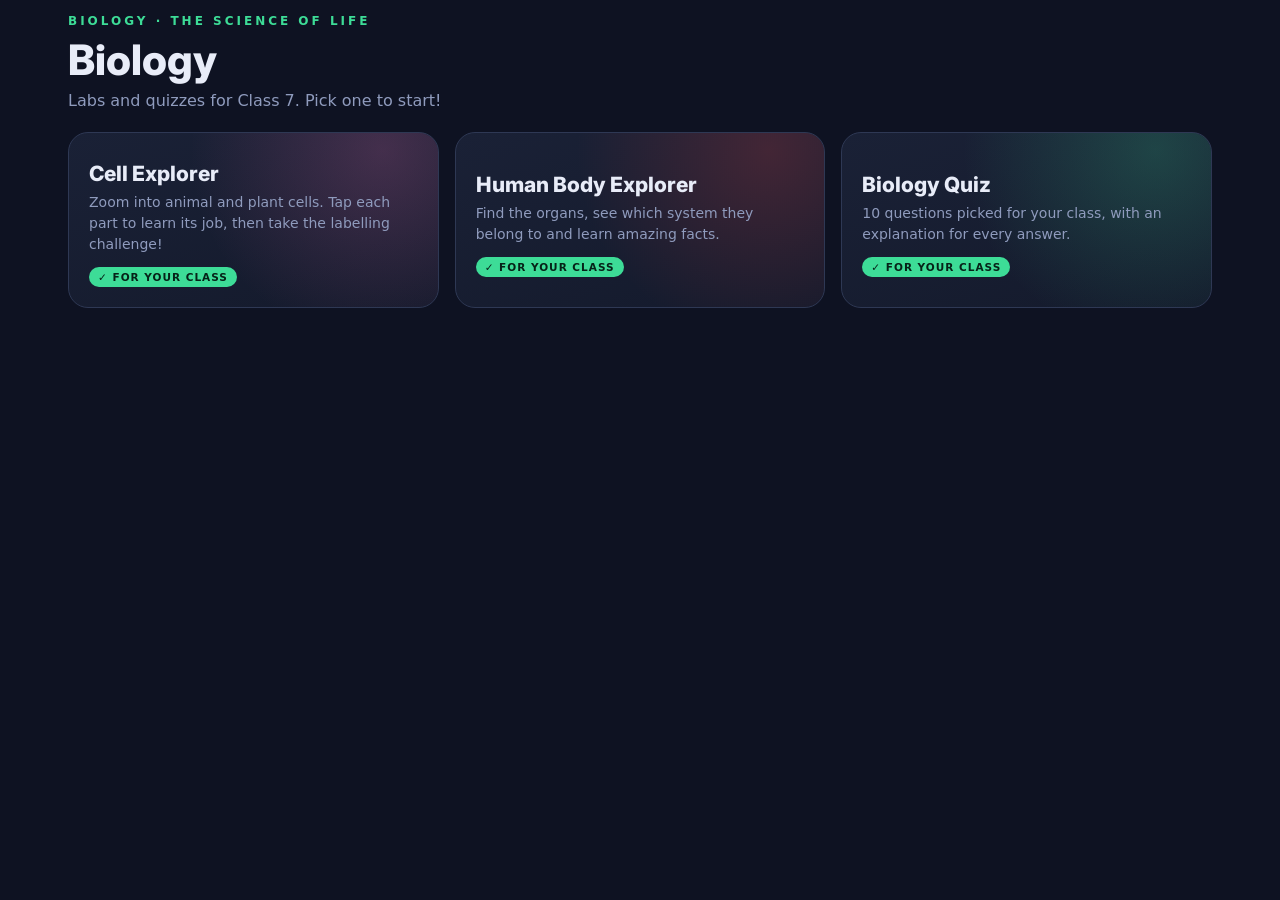
<file: science.html>
<!DOCTYPE html>
<html lang="en">
<head>
<meta charset="UTF-8">
<meta name="viewport" content="width=device-width, initial-scale=1.0">
<title>Science | OmniQuest</title>
<link rel="preconnect" href="https://fonts.googleapis.com">
<link rel="preconnect" href="https://fonts.gstatic.com" crossorigin>
<link href="https://fonts.googleapis.com/css2?family=Inter:wght@400;500;600;700;800;900&display=swap" rel="stylesheet">
<style>
:root { --bg: #0e1222; --panel: #1a2136; --panel2: #141a2c; --line: #2e3854; --text: #e8ecf8; --muted: #8f9bbd; --amber: #ffb347; --violet: #7c5cff; --green: #3ddc97; --red: #ff5d73; --blue: #55cfff; --yellow: #ffd84d; --accent: #3ddc97; }
* { box-sizing: border-box; }
[hidden] { display: none !important; }
html, body { margin: 0; }
body { font-family: "Nunito", system-ui, sans-serif; color: var(--text); background: var(--bg); min-height: 100vh; overflow-x: hidden; }
html.embed body { background: transparent; }
button { font-family: inherit; cursor: pointer; -webkit-user-select: none; user-select: none; -webkit-tap-highlight-color: transparent; }
h1, h2, h3 { font-family: "Inter", system-ui, sans-serif; }
main { max-width: 1180px; margin: 0 auto; padding: 8px 18px 50px; }
.screen { display: none; animation: screenIn .4s ease-out; }
.screen.active { display: block; }
@keyframes screenIn { from { opacity: 0; transform: translateY(12px); } to { opacity: 1; transform: none; } }
.hero { margin: 6px 0 22px; }
.eyebrow { color: var(--accent); font-weight: 900; letter-spacing: 3px; font-size: 12px; margin: 0 0 6px; }
.hero h1 { font-size: clamp(28px, 4vw, 42px); margin: 0 0 6px; }
.sub { color: var(--muted); font-size: 16px; margin: 0; }
.tools { display: grid; grid-template-columns: repeat(auto-fit, minmax(240px, 1fr)); gap: 16px; }
.tool { position: relative; text-align: left; background: linear-gradient(160deg, var(--panel), var(--panel2)); border: 1px solid var(--line); border-radius: 20px; padding: 20px; color: var(--text); overflow: hidden; transition: transform .25s, border-color .25s, box-shadow .25s; }
.tool::before { content: ""; position: absolute; inset: 0; background: radial-gradient(circle at 85% 10%, var(--c), transparent 55%); opacity: .2; }
.tool:hover { transform: translateY(-5px); border-color: var(--c); box-shadow: 0 16px 36px #0007; }
.tool .ic { position: relative; font-size: 40px; display: inline-block; transition: transform .3s; }
.tool:hover .ic { transform: scale(1.2) rotate(-8deg); }
.tool h3 { position: relative; margin: 8px 0 6px; font-size: 21px; }
.tool p { position: relative; margin: 0 0 12px; color: var(--muted); font-size: 14px; line-height: 1.5; }
.tag { position: relative; display: inline-block; font-size: 10.5px; font-weight: 900; letter-spacing: 1px; padding: 4px 9px; border-radius: 20px; background: #2a3352; color: #c3cbe6; margin-right: 6px; }
.tag.rec { background: var(--accent); color: #062218; }
.top { display: flex; align-items: center; gap: 12px; flex-wrap: wrap; margin-bottom: 14px; }
.top h2 { margin: 0; font-size: 25px; flex: 1; }
.back { background: var(--panel); border: 1px solid var(--line); color: var(--text); border-radius: 12px; padding: 9px 14px; font-weight: 800; }
.back:hover { border-color: var(--accent); }
.seg { display: flex; background: var(--panel2); border: 1px solid var(--line); border-radius: 12px; padding: 4px; gap: 4px; flex-wrap: wrap; }
.seg button { border: 0; background: transparent; color: var(--muted); font-weight: 800; padding: 7px 12px; border-radius: 9px; font-size: 13px; }
.seg button.on { background: var(--accent); color: #062218; }
.grid2 { display: grid; grid-template-columns: minmax(0, 1fr) 330px; gap: 16px; align-items: start; }
.card { background: linear-gradient(160deg, var(--panel), var(--panel2)); border: 1px solid var(--line); border-radius: 20px; padding: 20px; box-shadow: 0 18px 44px #0005; }
.card.shake { animation: shake .45s linear; }
@keyframes shake { 15% { transform: translateX(-8px); } 30% { transform: translateX(7px); } 45% { transform: translateX(-5px); } 60% { transform: translateX(4px); } }
.label { color: var(--accent); font-weight: 900; letter-spacing: 2px; font-size: 12px; margin-bottom: 8px; }
.info h3 { margin: 4px 0 6px; font-size: 24px; }
.info p { color: #c3cbe6; line-height: 1.6; font-size: 14.5px; margin: 0 0 10px; }
.box { background: #10162a; border: 1px solid var(--line); border-radius: 12px; padding: 11px 13px; font-size: 14px; color: #c3cbe6; line-height: 1.55; margin-bottom: 9px; }
.box b { color: var(--amber); }
.btn { border: 0; border-radius: 12px; padding: 11px 18px; font-weight: 900; font-size: 15px; color: #052016; background: linear-gradient(135deg, #5af0b0, var(--green)); box-shadow: 0 5px 0 #1d8a5c, 0 9px 18px #0006; transition: transform .1s, box-shadow .1s; }
.btn:active { transform: translateY(4px); box-shadow: 0 1px 0 #1d8a5c; }
.btn.ghost { background: #232c45; color: var(--text); box-shadow: 0 5px 0 #151b2e; }
.btn.alt { background: linear-gradient(135deg, var(--amber), #ff8a3d); color: #2a1600; box-shadow: 0 5px 0 #a3561a; }
.btn:disabled { opacity: .5; cursor: default; }
.row { display: flex; gap: 10px; align-items: center; flex-wrap: wrap; }
.mission { display: flex; justify-content: space-between; align-items: center; gap: 10px; background: #1d2a4a; border: 1px dashed var(--blue); border-radius: 12px; padding: 10px 12px; font-weight: 800; margin-bottom: 12px; }
.score { color: var(--yellow); font-weight: 900; }
.hint { color: var(--muted); font-size: 13px; font-weight: 700; margin-top: 8px; text-align: center; }

/* svg diagrams */
svg.dia { width: 100%; height: auto; display: block; }
.part { cursor: pointer; transition: filter .2s, opacity .3s; }
.part:hover { filter: brightness(1.35) drop-shadow(0 0 6px #fff8); }
.part.sel { filter: brightness(1.45) drop-shadow(0 0 10px #ffd84d); }
.part.dim { opacity: .25; }
.part.good { animation: glowG .9s ease-out; }
.part.bad { animation: glowR .6s ease-out; }
@keyframes glowG { 40% { filter: brightness(1.6) drop-shadow(0 0 16px #3ddc97); } }
@keyframes glowR { 30% { filter: brightness(1.3) drop-shadow(0 0 14px #ff5d73); transform: translateX(4px); } }

/* quiz */
.q { font-size: clamp(19px, 2.4vw, 23px); font-weight: 800; line-height: 1.5; margin: 0 0 14px; }
.opts { display: grid; grid-template-columns: 1fr 1fr; gap: 10px; }
.opt { text-align: left; background: #222b44; border: 2px solid #313c5c; color: var(--text); border-radius: 14px; padding: 13px 15px; font-size: 16.5px; font-weight: 800; display: flex; gap: 11px; align-items: center; transition: transform .15s, border-color .2s; }
.opt .l { width: 27px; height: 27px; flex: none; border-radius: 8px; display: grid; place-items: center; background: #313c5c; font-size: 13px; color: var(--muted); }
.opt:hover:not(:disabled) { border-color: var(--accent); transform: translateY(-2px); }
.opt:disabled { cursor: default; }
.opt.right { background: #133d32; border-color: var(--green); }
.opt.right .l { background: var(--green); color: #062218; }
.opt.wrong { background: #46202a; border-color: var(--red); animation: shake .4s; }
.opt.wrong .l { background: var(--red); color: #fff; }
.opt.dim { opacity: .45; }
.fb { margin-top: 12px; border-radius: 12px; padding: 0 13px; max-height: 0; overflow: hidden; transition: all .35s; font-weight: 700; line-height: 1.5; }
.fb.show { max-height: 260px; padding: 11px 13px; }
.fb.good { background: #133d32; border: 1px solid var(--green); color: #b8f5dc; }
.fb.bad { background: #3d1c25; border: 1px solid var(--red); color: #ffc7cf; }
.fb.info { background: #1d2a4a; border: 1px solid var(--blue); color: #c7ecff; }
.progress { display: flex; gap: 5px; margin-bottom: 14px; }
.progress i { flex: 1; height: 7px; border-radius: 8px; background: #252e47; }
.progress i.now { background: var(--blue); }
.progress i.good { background: var(--green); }
.progress i.bad { background: var(--red); }
.results { text-align: center; padding: 16px 0; }
.stars { font-size: 58px; letter-spacing: 8px; }
.stars span { display: inline-block; color: #3a4466; opacity: 0; animation: starIn .5s cubic-bezier(.2,1.6,.4,1) forwards; }
.stars span.on { color: var(--yellow); text-shadow: 0 0 20px #ffd84d; }
@keyframes starIn { from { opacity: 0; transform: scale(0) rotate(-90deg); } to { opacity: 1; transform: none; } }

/* physics */
input[type=range] { width: 100%; accent-color: var(--amber); }
.slider { margin-bottom: 12px; }
.slider .row { justify-content: space-between; font-weight: 800; font-size: 14px; margin-bottom: 4px; }
.slider b { color: var(--yellow); font-family: "Inter", system-ui, sans-serif; font-size: 18px; }
.meters { display: grid; grid-template-columns: repeat(3, 1fr); gap: 8px; margin: 12px 0; }
.meter { background: #0f1426; border: 1px solid var(--line); border-radius: 12px; padding: 9px; text-align: center; }
.meter span { display: block; font-size: 10.5px; color: var(--muted); font-weight: 900; letter-spacing: 1px; }
.meter b { font: 700 22px "Inter", system-ui, sans-serif; color: #fff; }
.mats { display: grid; grid-template-columns: repeat(3, 1fr); gap: 8px; }
.mat { background: #222b44; border: 2px solid #313c5c; color: var(--text); border-radius: 12px; padding: 9px 6px; font-weight: 800; font-size: 13px; display: flex; flex-direction: column; align-items: center; gap: 3px; }
.mat span { font-size: 24px; }
.mat:hover { border-color: var(--amber); }
.mat.done-y { border-color: var(--green); }
.mat.done-n { border-color: var(--red); }
canvas.road, canvas.graph { width: 100%; display: block; background: #0f1426; border: 1px solid var(--line); border-radius: 14px; }
.ans { width: 110px; font: 800 22px "Inter", system-ui, sans-serif; text-align: center; background: #0f1426; color: #fff; border: 2px solid #34406a; border-radius: 12px; padding: 7px; outline: none; }
.ans:focus { border-color: var(--amber); }

.pop { position: fixed; z-index: 60; transform: translate(-50%, -50%); font: 700 23px "Inter", system-ui, sans-serif; text-shadow: 3px 3px 0 #0b0f1c; pointer-events: none; white-space: nowrap; animation: fly 1.2s ease-out forwards; }
@keyframes fly { 0% { opacity: 0; transform: translate(-50%, -30%) scale(.4); } 18% { opacity: 1; transform: translate(-50%, -60%) scale(1.25); } 35% { transform: translate(-50%, -70%) scale(1); } 100% { opacity: 0; transform: translate(-50%, -200%); } }
.toast { position: fixed; left: 50%; top: 16px; z-index: 70; opacity: 0; transform: translate(-50%, -120px); background: var(--panel); border: 1px solid var(--accent); color: #fff; font-weight: 900; padding: 11px 18px; border-radius: 14px; transition: transform .4s cubic-bezier(.2,1.4,.4,1), opacity .3s; white-space: nowrap; }
.toast.show { opacity: 1; transform: translate(-50%, 0); }
#confetti { position: fixed; inset: 0; width: 100%; height: 100%; pointer-events: none; z-index: 65; }
@media (max-width: 900px) { .grid2 { grid-template-columns: 1fr; } }
@media (max-width: 560px) { main { padding: 6px 10px 40px; } .opts { grid-template-columns: 1fr; } .card { padding: 15px; } .mats { grid-template-columns: repeat(2, 1fr); } .meters { grid-template-columns: repeat(3, 1fr); } .meter b { font-size: 17px; } }
.chip { border: 1px solid var(--line); background: var(--panel2); color: var(--muted); border-radius: 10px; padding: 8px 13px; font-weight: 800; font-size: 13px; }
.chip.on { color: var(--text); border-color: var(--accent); }
.chip:disabled { opacity: .45; cursor: default; }
.seg.locked { opacity: .4; pointer-events: none; }
.lbl text { font: 700 12.5px "Inter", system-ui, sans-serif; fill: #dbe4f5; }
.lbl line { stroke: #7d8db0; stroke-width: 1; }
.nolabels .lbl, .lbl .off { display: none; }
.lbl { pointer-events: none; }
.target { color: var(--yellow); }
.btn.sm { padding: 7px 12px; font-size: 13px; }
.mat i { display: block; width: 34px; height: 12px; border-radius: 4px; margin-bottom: 4px; }
.mat.cur { border-color: var(--amber); }
.mission { border-style: solid !important; }
h1, h2, h3 { font-family: "Inter", system-ui, sans-serif !important; font-weight: 800; }
.btn { box-shadow: none !important; border-radius: 10px !important; }
.btn:active { transform: translateY(1px) !important; }
.part:hover { filter: brightness(1.15) !important; }
.part.sel { filter: brightness(1.25) drop-shadow(0 0 6px #ffd84d) !important; }
.hot, .hot * { fill: transparent; stroke: none; cursor: pointer; transition: fill .2s, stroke .2s; filter: none !important; }
.hot:hover * { fill: rgba(255,255,255,.18); stroke: #ffffff; stroke-width: 1.5; stroke-dasharray: 4 3; }
.hot.sys *, .hot.sel * { fill: rgba(255,216,77,.22); stroke: #ffd84d; stroke-width: 2.2; stroke-dasharray: none; }
.hot.good * { fill: rgba(61,220,151,.38); stroke: #3ddc97; stroke-width: 2.5; }
.hot.bad * { fill: rgba(240,120,131,.38); stroke: #f07883; stroke-width: 2.5; }
.body-photo .lbl text { font-size: 12px; }
.credit { text-align: center; color: #6f7d99; font-size: 11px; font-weight: 700; margin-top: 4px; }
.body3d { position: relative; padding: 0 !important; overflow: hidden; height: min(72vh, 640px); min-height: 440px; }
.body3d iframe { position: absolute; inset: 0; width: 100%; height: 100%; border: 0; }
.b3-load { position: absolute; inset: 0; z-index: 2; display: flex; flex-direction: column; align-items: center; justify-content: center; gap: 8px; background: #121a2c; color: #e2ebf6; text-align: center; padding: 20px; transition: opacity .4s; }
.b3-load small { color: #7d8fa8; }
.b3-load.done { opacity: 0; pointer-events: none; }
.b3-spin { width: 30px; height: 30px; border-radius: 50%; border: 3px solid #22324a; border-top-color: #3ddc97; animation: b3spin .8s linear infinite; }
@keyframes b3spin { to { transform: rotate(360deg); } }
.info .box a { color: #9fdcff; }
</style>
</head>
<body>
<main>
  <section class="screen active" id="home">
    <div class="hero"><p class="eyebrow" id="h-eyebrow"></p><h1 id="h-title"></h1><p class="sub" id="h-sub"></p></div>
    <div class="tools" id="tools"></div>
  </section>
  <section class="screen" id="tool">
    <div class="top"><button class="back" id="back">← All</button><h2 id="t-title"></h2><div id="t-extra"></div></div>
    <div id="t-body"></div>
  </section>
</main>
<canvas id="confetti"></canvas>
<div class="toast" id="toast"></div>

<script>
"use strict";
/* =====================================================
   OMNIQUEST SCIENCE: Biology + Physics
   science.html?subject=biology  or  ?subject=physics
   ===================================================== */
const $ = s => document.querySelector(s);
const rnd = (a, b) => a + Math.floor(Math.random() * (b - a + 1));
const pick = a => a[Math.floor(Math.random() * a.length)];
const shuffle = a => { const r = [...a]; for (let i = r.length - 1; i > 0; i--) { const j = Math.floor(Math.random() * (i + 1)); [r[i], r[j]] = [r[j], r[i]]; } return r; };
const params = new URLSearchParams(location.search);
const SUBJECT = params.get("subject") === "physics" ? "physics" : "biology";
const EMBED = params.get("embed") === "1";
if (EMBED) document.documentElement.classList.add("embed");
if (SUBJECT === "physics") document.documentElement.style.setProperty("--accent", "#ffb347");

/* ---------- shared progress (same storage as the whole site) ---------- */
const KEY = "omniQuest";
const shared = () => { try { return JSON.parse(localStorage.getItem(KEY)) || {}; } catch (_) { return {}; } };
const GRADE = () => Number(shared().grade) || 7;
function patch(fn) {
  try { const d = shared(); fn(d); localStorage.setItem(KEY, JSON.stringify(d)); } catch (_) { /* ignore */ }
  if (EMBED && parent !== window) parent.postMessage({ oq: "xp" }, "*");
}
let streak = 0;
function addXP(n, el) {
  patch(d => { d.xp = (d.xp || 0) + n; d.solved = (d.solved || 0) + 1; });
  pop(`+${n} XP`, "#ffd84d", el);
}
function right(el, base = 10) {
  streak++;
  patch(d => { d.bestStreak = Math.max(d.bestStreak || 0, streak); });
  sfx.good();
  addXP(base + Math.min(10, (streak - 1) * 2), el);
  if ([3, 5, 10].includes(streak)) setTimeout(() => pop(`${streak} in a row!`, "#ff9f43", null, true), 250);
}
function wrong(card) { streak = 0; sfx.bad(); if (card) { card.classList.remove("shake"); void card.offsetWidth; card.classList.add("shake"); } }

/* ---------- sound + effects ---------- */
let ac = null;
function tone(f, d, type = "sine", v = .07, w = 0) {
  if (shared().sound === false) return;
  try { ac = ac || new (window.AudioContext || window.webkitAudioContext)(); const t = ac.currentTime + w, o = ac.createOscillator(), g = ac.createGain(); o.type = type; o.frequency.setValueAtTime(f, t); g.gain.setValueAtTime(v, t); g.gain.exponentialRampToValueAtTime(.0001, t + d); o.connect(g); g.connect(ac.destination); o.start(t); o.stop(t + d + .02); } catch (_) { /* no sound */ }
}
const sfx = { good() { tone(660, .12, "triangle"); tone(990, .18, "triangle", .07, .1); }, bad() { tone(200, .18, "sawtooth", .04); tone(140, .3, "sawtooth", .04, .12); }, click() { tone(520, .05, "sine", .03); }, win() { [523, 659, 784, 1047].forEach((f, i) => tone(f, .2, "triangle", .07, i * .11)); } };
function pop(text, color, el, big) {
  const r = el ? el.getBoundingClientRect() : { left: innerWidth / 2, top: innerHeight / 3, width: 0, height: 0 };
  const p = document.createElement("div"); p.className = "pop"; p.textContent = text; p.style.color = color;
  if (big) p.style.fontSize = "36px";
  p.style.left = `${r.left + r.width / 2}px`; p.style.top = `${r.top + r.height / 2}px`;
  document.body.appendChild(p); setTimeout(() => p.remove(), 1250);
}
let tt; function toast(t) { const e = $("#toast"); e.textContent = t; e.classList.add("show"); clearTimeout(tt); tt = setTimeout(() => e.classList.remove("show"), 2300); }
const cv = $("#confetti"), cx = cv.getContext("2d"); let conf = [];
function burst(n = 90) {
  const cols = ["#ffb347", "#7c5cff", "#3ddc97", "#ff5d73", "#55cfff", "#ffd84d"];
  const start = !conf.length;
  for (let i = 0; i < n; i++) conf.push({ x: innerWidth / 2, y: innerHeight / 3, vx: (Math.random() - .5) * 14, vy: -Math.random() * 12 - 4, s: 5 + Math.random() * 6, c: cols[i % 6], r: Math.random() * 6, vr: (Math.random() - .5) * .3, life: 1 });
  if (start) requestAnimationFrame(drawConf);
}
function drawConf() {
  cv.width = innerWidth; cv.height = innerHeight; cx.clearRect(0, 0, innerWidth, innerHeight);
  conf = conf.filter(c => (c.life -= .008) > 0 && c.y < innerHeight + 30);
  conf.forEach(c => { c.vy += .3; c.x += c.vx; c.y += c.vy; c.r += c.vr; cx.save(); cx.translate(c.x, c.y); cx.rotate(c.r); cx.globalAlpha = Math.min(1, c.life * 2); cx.fillStyle = c.c; cx.fillRect(-c.s / 2, -c.s / 2, c.s, c.s * .6); cx.restore(); });
  if (conf.length) requestAnimationFrame(drawConf); else cx.clearRect(0, 0, innerWidth, innerHeight);
}

/* =====================================================
   QUESTION BANKS  (g = the class it fits from)
   ===================================================== */
const BANK = {
  biology: [
    { g: 6, q: "What is the basic unit of life?", a: "Cell", o: ["Tissue", "Organ", "Atom"], e: "Every living thing is made of one or more cells." },
    { g: 6, q: "Which part controls all the activities of a cell?", a: "Nucleus", o: ["Cell membrane", "Cytoplasm", "Vacuole"], e: "The nucleus is the control centre. It holds the cell's DNA." },
    { g: 6, q: "Which part is found in plant cells but NOT in animal cells?", a: "Cell wall", o: ["Cell membrane", "Nucleus", "Cytoplasm"], e: "Plant cells have a stiff cell wall (and chloroplasts). Animal cells don't." },
    { g: 6, q: "What is the green pigment in leaves called?", a: "Chlorophyll", o: ["Haemoglobin", "Melanin", "Carotene"], e: "Chlorophyll traps sunlight for photosynthesis." },
    { g: 6, q: "Which gas do plants take in to make food?", a: "Carbon dioxide", o: ["Oxygen", "Nitrogen", "Hydrogen"], e: "Plants use carbon dioxide, water and sunlight to make glucose." },
    { g: 6, q: "Which organ pumps blood around the body?", a: "Heart", o: ["Lungs", "Liver", "Kidney"], e: "The heart is a muscular pump that beats all your life." },
    { g: 6, q: "A lack of vitamin C causes which disease?", a: "Scurvy", o: ["Rickets", "Night blindness", "Beriberi"], e: "Scurvy causes bleeding gums. Citrus fruits are rich in vitamin C." },
    { g: 6, q: "Animals that eat only plants are called…", a: "Herbivores", o: ["Carnivores", "Omnivores", "Decomposers"], e: "Cows, deer and rabbits are herbivores." },
    { g: 6, q: "Which part of a plant absorbs water from the soil?", a: "Roots", o: ["Leaves", "Flowers", "Stem"], e: "Root hairs soak up water and minerals." },
    { g: 7, q: "Organisms that make their own food have which type of nutrition?", a: "Autotrophic", o: ["Heterotrophic", "Parasitic", "Saprotrophic"], e: "'Auto' means self. Green plants are autotrophs." },
    { g: 7, q: "Where is the digestion of food completed?", a: "Small intestine", o: ["Stomach", "Mouth", "Large intestine"], e: "The small intestine finishes digestion and absorbs the nutrients." },
    { g: 7, q: "What are the tiny pores on leaves called?", a: "Stomata", o: ["Villi", "Alveoli", "Xylem"], e: "Stomata let gases in and out and let water vapour escape." },
    { g: 7, q: "Which tissue carries water and minerals up a plant?", a: "Xylem", o: ["Phloem", "Stomata", "Cambium"], e: "Xylem moves water up. Phloem moves food around." },
    { g: 7, q: "Blood vessels that carry blood AWAY from the heart are…", a: "Arteries", o: ["Veins", "Capillaries", "Nerves"], e: "Arteries carry blood away from the heart. Veins bring it back." },
    { g: 7, q: "What is the main job of the kidneys?", a: "Filter waste from the blood", o: ["Pump blood", "Digest food", "Make oxygen"], e: "The kidneys filter blood and make urine." },
    { g: 7, q: "Mushrooms get food from dead and decaying matter. This is…", a: "Saprotrophic nutrition", o: ["Autotrophic nutrition", "Parasitic nutrition", "Photosynthesis"], e: "Saprotrophs break down dead matter to get food." },
    { g: 7, q: "Potatoes can grow new plants from their 'eyes'. This is called…", a: "Vegetative propagation", o: ["Pollination", "Fertilisation", "Germination from seeds"], e: "New plants grow from parts like stems, roots or leaves." },
    { g: 8, q: "Which disease is caused by a VIRUS?", a: "Common cold", o: ["Cholera", "Malaria", "Typhoid"], e: "Colds are viral. Cholera and typhoid are bacterial. Malaria is caused by a protozoan." },
    { g: 8, q: "Malaria is spread by the female of which mosquito?", a: "Anopheles", o: ["Aedes", "Culex", "Housefly"], e: "The female Anopheles mosquito carries the malaria parasite." },
    { g: 8, q: "Who discovered penicillin, the first antibiotic?", a: "Alexander Fleming", o: ["Louis Pasteur", "Robert Hooke", "Edward Jenner"], e: "Fleming discovered penicillin in 1928, from a mould." },
    { g: 8, q: "Which organelle is called the 'powerhouse of the cell'?", a: "Mitochondria", o: ["Nucleus", "Ribosome", "Vacuole"], e: "Mitochondria release energy from food during respiration." },
    { g: 8, q: "Rhizobium bacteria in the roots of pea plants fix which gas?", a: "Nitrogen", o: ["Oxygen", "Carbon dioxide", "Hydrogen"], e: "They turn nitrogen from the air into compounds the plant can use." },
    { g: 8, q: "Which hormone controls the level of sugar in the blood?", a: "Insulin", o: ["Adrenaline", "Thyroxine", "Growth hormone"], e: "Insulin, made by the pancreas, lowers blood sugar." },
    { g: 8, q: "In humans, fertilisation usually takes place in the…", a: "Fallopian tube (oviduct)", o: ["Uterus", "Ovary", "Vagina"], e: "The egg and sperm usually meet in the oviduct." },
    { g: 9, q: "Who first observed and named 'cells' in a piece of cork?", a: "Robert Hooke", o: ["Anton van Leeuwenhoek", "Charles Darwin", "Gregor Mendel"], e: "Robert Hooke saw tiny box-like cells in cork in 1665." },
    { g: 9, q: "Which cell organelle makes proteins?", a: "Ribosome", o: ["Lysosome", "Golgi apparatus", "Vacuole"], e: "Ribosomes join amino acids to build proteins." },
    { g: 9, q: "Which organelles are called the 'suicide bags' of the cell?", a: "Lysosomes", o: ["Mitochondria", "Ribosomes", "Plastids"], e: "Lysosomes contain enzymes that can digest worn-out parts of the cell." },
    { g: 9, q: "A tendon connects…", a: "Muscle to bone", o: ["Bone to bone", "Muscle to muscle", "Nerve to muscle"], e: "Tendons join muscle to bone. Ligaments join bone to bone." },
    { g: 9, q: "Meristematic (growing) tissue is mainly found at the…", a: "Tips of roots and shoots", o: ["Middle of leaves", "Inside fruits", "Bark only"], e: "Meristems divide quickly, so plants grow at their tips." },
    { g: 9, q: "Antibiotics do NOT work against…", a: "Viruses", o: ["Bacteria", "Most bacterial infections", "Germs that cause typhoid"], e: "Antibiotics attack bacteria, not viruses." },
    { g: 9, q: "Which kingdom do mushrooms belong to?", a: "Fungi", o: ["Plantae", "Monera", "Protista"], e: "Mushrooms are fungi. They don't make their own food." },
    { g: 10, q: "Photosynthesis happens inside which cell organelle?", a: "Chloroplast", o: ["Mitochondria", "Nucleus", "Ribosome"], e: "Chloroplasts contain chlorophyll, which traps light energy." },
    { g: 10, q: "Which enzyme in saliva starts digesting starch?", a: "Salivary amylase", o: ["Pepsin", "Trypsin", "Lipase"], e: "Salivary amylase breaks starch into sugar." },
    { g: 10, q: "What is the functional unit of the kidney?", a: "Nephron", o: ["Neuron", "Alveolus", "Villus"], e: "Each kidney has about a million nephrons that filter blood." },
    { g: 10, q: "The tiny gap between two neurons is called a…", a: "Synapse", o: ["Axon", "Dendrite", "Reflex arc"], e: "Signals cross the synapse using chemicals." },
    { g: 10, q: "Who is called the 'father of genetics'?", a: "Gregor Mendel", o: ["Charles Darwin", "Watson and Crick", "Robert Hooke"], e: "Mendel worked out the rules of inheritance using pea plants." },
    { g: 10, q: "Which sex chromosomes does a human male have?", a: "XY", o: ["XX", "YY", "XO"], e: "Males are XY, females are XX. The father's sperm decides the baby's sex." },
    { g: 10, q: "Which plant hormone makes shoots bend towards light?", a: "Auxin", o: ["Gibberellin", "Cytokinin", "Abscisic acid"], e: "Auxin builds up on the shaded side, making it grow more, so the shoot bends towards the light." },
    { g: 10, q: "In Mendel's cross of tall × dwarf pea plants, the F2 ratio of tall : dwarf is…", a: "3 : 1", o: ["1 : 1", "9 : 3 : 3 : 1", "1 : 2 : 1"], e: "Phenotype ratio 3 tall : 1 dwarf (genotype ratio is 1 : 2 : 1)." },
    { g: 10, q: "Which chamber of the heart pumps oxygen-rich blood to the whole body?", a: "Left ventricle", o: ["Right ventricle", "Left atrium", "Right atrium"], e: "The left ventricle has the thickest wall because it pumps to the whole body." },
    { g: 10, q: "Yeast breaks down glucose WITHOUT oxygen to make…", a: "Ethanol and carbon dioxide", o: ["Lactic acid only", "Water and oxygen", "Starch"], e: "This is anaerobic respiration (fermentation), used to make bread rise." }
  ],
  physics: [
    { g: 6, q: "What is the SI unit of length?", a: "Metre", o: ["Kilogram", "Second", "Litre"], e: "Length is measured in metres (m)." },
    { g: 6, q: "Which of these is a good conductor of electricity?", a: "Copper", o: ["Rubber", "Plastic", "Wood"], e: "Metals like copper let electricity flow easily." },
    { g: 6, q: "Which of these is an insulator?", a: "Rubber", o: ["Iron", "Aluminium", "Silver"], e: "Rubber does not let electricity pass. That's why wires are coated in it." },
    { g: 6, q: "A magnet attracts…", a: "Iron", o: ["Wood", "Plastic", "Paper"], e: "Magnets attract iron, nickel and cobalt." },
    { g: 6, q: "A freely hanging bar magnet always comes to rest pointing…", a: "North–South", o: ["East–West", "Up–Down", "Anywhere"], e: "That's how a compass works!" },
    { g: 6, q: "Two north poles of magnets will…", a: "Repel each other", o: ["Attract each other", "Do nothing", "Stick together"], e: "Like poles repel, unlike poles attract." },
    { g: 6, q: "A shadow forms when light is…", a: "Blocked by an opaque object", o: ["Reflected by a mirror", "Passing through glass", "Bent by water"], e: "Light travels in straight lines, so an opaque object leaves a dark area behind it." },
    { g: 6, q: "The to-and-fro motion of a swing is called…", a: "Oscillatory (periodic) motion", o: ["Rotational motion", "Straight-line motion", "Random motion"], e: "It repeats itself again and again, so it's periodic." },
    { g: 7, q: "Speed is calculated as…", a: "Distance ÷ time", o: ["Time ÷ distance", "Distance × time", "Distance + time"], e: "Speed = distance / time, e.g. 100 m in 10 s = 10 m/s." },
    { g: 7, q: "What is the SI unit of time?", a: "Second", o: ["Minute", "Hour", "Day"], e: "Time is measured in seconds (s)." },
    { g: 7, q: "Heat always flows from…", a: "Hotter to colder objects", o: ["Colder to hotter objects", "Heavier to lighter objects", "Bigger to smaller objects"], e: "That's why a hot cup of tea cools down." },
    { g: 7, q: "Heat travelling through a metal spoon is called…", a: "Conduction", o: ["Convection", "Radiation", "Evaporation"], e: "Conduction is heat moving through a solid." },
    { g: 7, q: "What is the normal human body temperature?", a: "About 37 °C", o: ["About 25 °C", "About 42 °C", "About 100 °C"], e: "Normal body temperature is about 37 °C (98.6 °F)." },
    { g: 7, q: "In a plane mirror, your right hand looks like your left hand. This is called…", a: "Lateral inversion", o: ["Refraction", "Dispersion", "Magnification"], e: "Plane mirrors swap left and right." },
    { g: 7, q: "A fuse protects a circuit by…", a: "Melting when too much current flows", o: ["Storing extra electricity", "Making the current bigger", "Cooling the wires"], e: "The thin fuse wire melts and breaks the circuit." },
    { g: 7, q: "A prism splits white light into how many colours?", a: "Seven", o: ["Three", "Five", "Ten"], e: "VIBGYOR: violet, indigo, blue, green, yellow, orange, red." },
    { g: 8, q: "A force is a push or a…", a: "Pull", o: ["Speed", "Mass", "Shape"], e: "Every force is a push or a pull." },
    { g: 8, q: "Friction always acts…", a: "Against the direction of motion", o: ["In the direction of motion", "Upwards", "Only on wet surfaces"], e: "Friction opposes motion." },
    { g: 8, q: "Pressure is equal to…", a: "Force ÷ area", o: ["Force × area", "Area ÷ force", "Mass × speed"], e: "Small area means big pressure. That's why knives are sharp!" },
    { g: 8, q: "Sound CANNOT travel through…", a: "A vacuum", o: ["Water", "Steel", "Air"], e: "Sound needs a medium. In space, no one can hear you shout!" },
    { g: 8, q: "Humans can hear sounds of frequencies between…", a: "20 Hz and 20,000 Hz", o: ["1 Hz and 100 Hz", "500 Hz and 1,000 Hz", "50,000 Hz and 100,000 Hz"], e: "Above 20,000 Hz is ultrasound. Bats and dolphins use it." },
    { g: 8, q: "When light reflects, the angle of incidence is…", a: "Equal to the angle of reflection", o: ["Double the angle of reflection", "Always 90°", "Smaller than the angle of reflection"], e: "This is the law of reflection." },
    { g: 8, q: "Lightning is a giant spark caused by…", a: "Electric charges in clouds", o: ["Magnets in the sky", "Sunlight", "Sound waves"], e: "Charges build up in clouds and jump as a huge spark." },
    { g: 9, q: "What is the SI unit of force?", a: "Newton (N)", o: ["Joule (J)", "Watt (W)", "Pascal (Pa)"], e: "Named after Sir Isaac Newton." },
    { g: 9, q: "Newton's first law is also called the law of…", a: "Inertia", o: ["Gravity", "Momentum", "Action and reaction"], e: "Objects keep doing what they're doing unless a force acts." },
    { g: 9, q: "Acceleration due to gravity on Earth is about…", a: "9.8 m/s²", o: ["1.6 m/s²", "98 m/s²", "0.98 m/s²"], e: "On the Moon it's about 1.6 m/s², roughly one-sixth of Earth's." },
    { g: 9, q: "On the Moon, your weight becomes about…", a: "One-sixth of your weight on Earth", o: ["Six times more", "Exactly the same", "Zero"], e: "Your mass stays the same, but weaker gravity means less weight." },
    { g: 9, q: "A force of 10 N moves a box 5 m. How much work is done?", a: "50 J", o: ["2 J", "15 J", "0.5 J"], e: "Work = force × distance = 10 × 5 = 50 joules." },
    { g: 9, q: "What is the SI unit of power?", a: "Watt", o: ["Joule", "Newton", "Volt"], e: "1 watt = 1 joule per second." },
    { g: 9, q: "Kinetic energy is given by…", a: "½mv²", o: ["mgh", "mv", "m/v"], e: "KE = ½ × mass × velocity². Double the speed gives four times the energy!" },
    { g: 9, q: "Momentum is equal to…", a: "Mass × velocity", o: ["Mass × acceleration", "Force × time²", "Mass ÷ velocity"], e: "p = mv. A heavy truck at the same speed has more momentum than a bicycle." },
    { g: 9, q: "The speed of sound in air is about…", a: "340 m/s", o: ["3 × 10⁸ m/s", "34 m/s", "3,400 m/s"], e: "Sound is much slower than light, so you see lightning before hearing thunder." },
    { g: 10, q: "Ohm's law states that…", a: "V = IR", o: ["V = I/R", "I = VR", "R = VI"], e: "Voltage = current × resistance (at constant temperature)." },
    { g: 10, q: "A current of 2 A flows through a 5 Ω resistor. What is the voltage?", a: "10 V", o: ["2.5 V", "7 V", "0.4 V"], e: "V = IR = 2 × 5 = 10 V." },
    { g: 10, q: "Resistors of 3 Ω and 6 Ω are joined in series. The total resistance is…", a: "9 Ω", o: ["2 Ω", "18 Ω", "3 Ω"], e: "In series, resistances simply add: 3 + 6 = 9 Ω." },
    { g: 10, q: "What is the SI unit of resistance?", a: "Ohm (Ω)", o: ["Ampere (A)", "Volt (V)", "Coulomb (C)"], e: "Named after Georg Ohm." },
    { g: 10, q: "A convex lens is also called a…", a: "Converging lens", o: ["Diverging lens", "Plane lens", "Concave mirror"], e: "It bends light rays together to a focus." },
    { g: 10, q: "The SI unit of the power of a lens is…", a: "Dioptre", o: ["Metre", "Watt", "Lux"], e: "Power = 1 / focal length (in metres)." },
    { g: 10, q: "The sky looks blue because of…", a: "Scattering of light", o: ["Reflection from the sea", "Refraction by clouds", "Dispersion by rain"], e: "Air molecules scatter blue light much more than red light." },
    { g: 10, q: "The 'unit' on your electricity bill is a…", a: "Kilowatt-hour (kWh)", o: ["Watt", "Joule", "Volt"], e: "1 kWh = 1000 W used for 1 hour = 3.6 million joules." },
    { g: 10, q: "Fleming's left-hand rule gives the direction of…", a: "Force on a current-carrying wire in a magnetic field", o: ["Induced current", "Magnetic field around a wire", "Flow of electrons in a battery"], e: "It's used for electric motors." }
  ]
};

/* =====================================================
   TOOLS
   ===================================================== */
const TOOLS = {
  biology: [
    { id: "cell", icon: "", name: "Cell Explorer", desc: "Zoom into animal and plant cells. Tap each part to learn its job, then take the labelling challenge!", g: 6, color: "#f472b6" },
    { id: "body", icon: "", name: "Human Body Explorer", desc: "Find the organs, see which system they belong to and learn amazing facts.", g: 6, color: "#ef4444" },
    { id: "quiz", icon: "", name: "Biology Quiz", desc: "10 questions picked for your class, with an explanation for every answer.", g: 6, color: "#3ddc97" }
  ],
  physics: [
    { id: "circuit", icon: "", name: "Circuit Lab", desc: GRADE() < 7 ? "A simple circuit with a cell, a switch and a bulb. Learn what each part does and test conductors and insulators." : "Cells, switches and bulbs. Test conductors, join cells, compare series and parallel, see a fuse at work and learn the circuit symbols.", g: 6, color: "#ffb347" },
    { id: "motion", icon: "", name: "Motion Lab", desc: "Drive a car, watch the distance–time graph draw itself and predict how far it goes.", g: 7, color: "#55cfff" },
    { id: "quiz", icon: "", name: "Physics Quiz", desc: "10 questions picked for your class, with an explanation for every answer.", g: 6, color: "#7c5cff" }
  ]
};

function showScreen(id) { document.querySelectorAll(".screen").forEach(s => s.classList.toggle("active", s.id === id)); window.scrollTo(0, 0); }
function renderHome() {
  const bio = SUBJECT === "biology", g = GRADE();
  $("#h-eyebrow").textContent = bio ? "BIOLOGY · THE SCIENCE OF LIFE" : "PHYSICS · HOW THE UNIVERSE WORKS";
  $("#h-title").textContent = bio ? "Biology" : "Physics";
  $("#h-sub").textContent = `Labs and quizzes for Class ${g}. Pick one to start!`;
  $("#tools").innerHTML = TOOLS[SUBJECT].map(t => `<button class="tool" style="--c:${t.color}" data-tool="${t.id}"><h3>${t.name}</h3><p>${t.desc}</p>${g >= t.g ? '<span class="tag rec">✓ FOR YOUR CLASS</span>' : `<span class="tag">CLASS ${t.g}+</span>`}</button>`).join("");
  document.querySelectorAll("[data-tool]").forEach(b => b.addEventListener("click", () => { sfx.click(); location.hash = b.dataset.tool; }));
}
let cleanup = null;
function openTool(id) {
  const t = TOOLS[SUBJECT].find(x => x.id === id);
  if (cleanup) { cleanup(); cleanup = null; }
  if (!t) { renderHome(); showScreen("home"); return; }
  $("#t-title").textContent = t.name;
  $("#t-extra").innerHTML = "";
  showScreen("tool");
  ({ cell: cellTool, body: bodyTool, quiz: quizTool, circuit: circuitTool, motion: motionTool })[id]();
}
$("#back").addEventListener("click", () => { sfx.click(); location.hash = ""; });
window.addEventListener("hashchange", () => openTool(location.hash.slice(1)));

/* ---------- CELL EXPLORER ---------- */
const CELL_PARTS = {
  membrane: { name: "Cell membrane", g: 6, job: "A thin, flexible layer around the cell. It controls what enters and leaves.", like: "Think of it as the security gate of a city." },
  wall: { name: "Cell wall", g: 6, job: "A strong, rigid layer outside the membrane of plant cells. It gives the cell shape and support. It is made of cellulose.", like: "Think of it as the brick wall around a fort." },
  nucleus: { name: "Nucleus", g: 6, job: "The control centre of the cell. It holds DNA, the instructions for everything the cell does.", like: "Think of it as the city hall that makes the rules." },
  cytoplasm: { name: "Cytoplasm", g: 6, job: "The jelly-like fluid that fills the cell. Organelles are suspended in it and many reactions happen here.", like: "Think of it as the jelly in a jelly dessert." },
  vacuole: { name: "Vacuole", g: 6, job: "A sac that stores water, food and waste. Plant cells have one large central vacuole that keeps them firm.", like: "Think of it as a water tank." },
  chloroplast: { name: "Chloroplast", g: 6, job: "Found only in plant cells. It contains chlorophyll and makes food from sunlight by photosynthesis.", like: "Think of it as a solar-powered kitchen." },
  mito: { name: "Mitochondria", g: 8, job: "The powerhouse of the cell. It releases energy from food during respiration.", like: "Think of it as the city's power station." },
  er: { name: "Endoplasmic reticulum", g: 9, job: "A network of membranes that carries materials through the cell. Rough ER is covered in ribosomes.", like: "Think of it as the city's road network." },
  golgi: { name: "Golgi apparatus", g: 9, job: "Packages and sorts materials such as proteins and sends them where they are needed.", like: "Think of it as the post office." },
  ribo: { name: "Ribosomes", g: 9, job: "Tiny structures that build proteins.", like: "Think of them as small factories." },
  lyso: { name: "Lysosome", g: 9, job: "Contains enzymes that break down waste and worn-out parts. Found mainly in animal cells.", like: "Think of it as the recycling and clean-up crew." }
};
function cellSVG(kind) {
  const P = (id, inner) => `<g class="part" data-part="${id}">${inner}</g>`;
  const arc = (cx, cy, r, a0, a1) => { const p = a => [cx + r * Math.cos(a * Math.PI / 180), cy + r * Math.sin(a * Math.PI / 180)].map(v => v.toFixed(1)); const [x0, y0] = p(a0), [x1, y1] = p(a1); return `M${x0} ${y0} A${r} ${r} 0 0 1 ${x1} ${y1}`; };
  const dotsOnArc = (cx, cy, r, a0, a1, step) => { let s = ""; for (let a = a0; a <= a1; a += step) s += `<circle cx="${(cx + r * Math.cos(a * Math.PI / 180)).toFixed(1)}" cy="${(cy + r * Math.sin(a * Math.PI / 180)).toFixed(1)}" r="2.6" fill="#f2d27a"/>`; return s; };
  const mito = (x, y, r, s = 1) => `<g transform="translate(${x} ${y}) rotate(${r}) scale(${s})"><rect x="-34" y="-15" width="68" height="30" rx="15" fill="#d9773d" stroke="#f6b88a" stroke-width="2"/><rect x="-28" y="-9" width="56" height="18" rx="9" fill="#b85a26"/><path d="M-22 -9 v11 M-13 9 v-11 M-4 -9 v11 M5 9 v-11 M14 -9 v11 M22 9 v-10" stroke="#f6b88a" stroke-width="2.4" stroke-linecap="round"/></g>`;
  const chloro = (x, y, r) => `<g transform="translate(${x} ${y}) rotate(${r})"><ellipse rx="31" ry="14" fill="#2f9a4c" stroke="#9be3ae" stroke-width="2"/><path d="M-24 0 H24" stroke="#1d6b33" stroke-width="1.5"/>${[-15, 0, 15].map(gx => `<g fill="#14532d">${[-6, -2, 2, 6].map(gy => `<rect x="${gx - 4}" y="${gy - 1.3}" width="8" height="2.6" rx="1"/>`).join("")}</g>`).join("")}</g>`;
  const golgi = (x, y, w) => `<g>${[0, 1, 2, 3].map(k => { const ww = w - k * 8, x0 = x - ww / 2 + k * 2; return `<path d="M${x0} ${y + k * 9} q${ww / 2} -15 ${ww} 0 q-${ww / 2} -7 -${ww} 0z" fill="#3fb3c9" stroke="#9fe6f2" stroke-width="1.3"/>`; }).join("")}<circle cx="${x + w / 2 + 6}" cy="${y + 4}" r="4" fill="#3fb3c9" stroke="#9fe6f2"/><circle cx="${x - w / 2 - 4}" cy="${y + 20}" r="3.5" fill="#3fb3c9" stroke="#9fe6f2"/></g>`;
  const lyso = (x, y, r) => `<g><circle cx="${x}" cy="${y}" r="${r}" fill="#b83a52" stroke="#f29aac" stroke-width="2"/><circle cx="${x - r / 3}" cy="${y - r / 4}" r="2" fill="#f29aac"/><circle cx="${x + r / 3}" cy="${y + r / 4}" r="2" fill="#f29aac"/><circle cx="${x + r / 4}" cy="${y - r / 2.5}" r="1.6" fill="#f29aac"/></g>`;
  const nucleus = (x, y, r) => `<g><circle cx="${x}" cy="${y}" r="${r}" fill="url(#gNuc)"/><circle cx="${x}" cy="${y}" r="${r}" fill="none" stroke="#c8b6ff" stroke-width="3.5" stroke-dasharray="14 4"/><path d="M${x - r * .55} ${y + r * .2} c8 -10 16 6 24 -4 s14 8 20 -2 M${x - r * .2} ${y + r * .55} c8 -8 14 6 22 -2 M${x + r * .1} ${y - r * .55} c6 8 14 -4 20 4" fill="none" stroke="#9a83e8" stroke-width="1.6" stroke-linecap="round" opacity=".8"/><circle cx="${x - r * .12}" cy="${y - r * .12}" r="${r * .28}" fill="#3b2382"/></g>`;
  const ribos = pts => pts.map(([x, y]) => `<circle cx="${x}" cy="${y}" r="3" fill="#f2d27a"/>`).join("");
  const defs = `<defs>
    <radialGradient id="gNuc" cx=".42" cy=".38" r=".7"><stop offset="0" stop-color="#8e6cf0"/><stop offset="1" stop-color="#5a38bf"/></radialGradient>
    <radialGradient id="gCytoA" cx=".5" cy=".45" r=".6"><stop offset="0" stop-color="#3a2d55"/><stop offset="1" stop-color="#271d3c"/></radialGradient>
    <radialGradient id="gCytoP" cx=".5" cy=".5" r=".7"><stop offset="0" stop-color="#23402f"/><stop offset="1" stop-color="#18301f"/></radialGradient>
    <linearGradient id="gVac" x1="0" y1="0" x2="1" y2="1"><stop offset="0" stop-color="#5fb4ea" stop-opacity=".35"/><stop offset="1" stop-color="#2f7fbf" stop-opacity=".22"/></linearGradient>
  </defs>`;
  const LBL = list => `<g class="lbl">${list.map(([id, ax, ay, side, ly, text]) => { const lx = side === "l" ? 96 : 524; return `<g data-for="${id}"><polyline points="${ax},${ay} ${side === "l" ? lx + 14 : lx - 14},${ly} ${lx},${ly}" fill="none" stroke="#7d8db0" stroke-width="1"/><circle cx="${ax}" cy="${ay}" r="2.2" fill="#dbe4f5"/><text x="${side === "l" ? lx - 6 : lx + 6}" y="${ly + 4}" text-anchor="${side === "l" ? "end" : "start"}">${text}</text></g>`; }).join("")}</g>`;
  if (kind === "animal") {
    const blob = "M310 36 C392 34 470 72 500 138 C526 196 516 262 478 312 C436 366 360 376 296 370 C220 364 152 340 124 286 C98 236 102 168 136 112 C170 60 238 38 310 36 Z";
    return `<svg class="dia" viewBox="-40 0 720 400">${defs}
      ${P("cytoplasm", `<path d="${blob}" fill="url(#gCytoA)"/>`)}
      ${P("membrane", `<path d="${blob}" fill="none" stroke="#e79ac0" stroke-width="5"/><path d="${blob}" fill="none" stroke="#f6c9de" stroke-width="1.2" transform="translate(310 203) scale(.985) translate(-310 -203)"/><path d="${blob}" fill="none" stroke="transparent" stroke-width="22"/>`)}
      ${P("er", `<g fill="none" stroke="#8f7fe6" stroke-width="5" stroke-linecap="round">${[80, 93, 106].map(r => `<path d="${arc(296, 200, r, -70, 60)}"/>`).join("")}</g>${[80, 93, 106].map(r => dotsOnArc(296, 200, r + 4, -64, 56, 14)).join("")}`)}
      ${P("nucleus", nucleus(296, 200, 62))}
      ${P("mito", mito(196, 116, 28) + mito(186, 286, -22) + mito(452, 148, 40, .9))}
      ${P("golgi", golgi(430, 284, 70))}
      ${P("lyso", lyso(352, 334, 12) + lyso(150, 206, 10))}
      ${P("vacuole", `<circle cx="244" cy="330" r="15" fill="url(#gVac)" stroke="#7cc4f0" stroke-width="2"/><circle cx="470" cy="226" r="12" fill="url(#gVac)" stroke="#7cc4f0" stroke-width="2"/>`)}
      ${P("ribo", ribos([[240, 70], [262, 92], [168, 170], [220, 240], [410, 330], [300, 352], [140, 250], [372, 70], [480, 270]]))}
      ${LBL([["membrane", 126, 160, "l", 70, "Cell membrane"], ["mito", 196, 116, "l", 124, "Mitochondria"], ["lyso", 150, 206, "l", 190, "Lysosome"], ["cytoplasm", 160, 252, "l", 250, "Cytoplasm"], ["vacuole", 244, 330, "l", 330, "Vacuole"],
        ["nucleus", 330, 170, "r", 50, "Nucleus"], ["er", 400, 168, "r", 110, "Endoplasmic reticulum"], ["ribo", 480, 270, "r", 250, "Ribosomes"], ["golgi", 450, 290, "r", 320, "Golgi apparatus"]])}
    </svg>`;
  }
  return `<svg class="dia" viewBox="-40 0 720 400">${defs}
    ${P("wall", `<rect x="108" y="22" width="404" height="356" rx="18" fill="#2c6b3a" stroke="#7dcf8f" stroke-width="2"/><rect x="108" y="22" width="404" height="356" rx="18" fill="none" stroke="#1d4a28" stroke-width="5" stroke-dasharray="2 10" transform="translate(310 200) scale(.985) translate(-310 -200)"/>`)}
    ${P("cytoplasm", `<rect x="122" y="36" width="376" height="328" rx="12" fill="url(#gCytoP)"/>`)}
    ${P("membrane", `<rect x="122" y="36" width="376" height="328" rx="12" fill="none" stroke="#c4ea8a" stroke-width="3"/><rect x="122" y="36" width="376" height="328" rx="12" fill="none" stroke="transparent" stroke-width="14"/>`)}
    ${P("vacuole", `<rect x="226" y="92" width="244" height="214" rx="56" fill="url(#gVac)" stroke="#7cc4f0" stroke-width="2.5"/>`)}
    ${P("er", `<g fill="none" stroke="#8f7fe6" stroke-width="4.5" stroke-linecap="round">${[52, 62].map(r => `<path d="${arc(172, 112, r, 10, 100)}"/>`).join("")}</g>${[52, 62].map(r => dotsOnArc(172, 112, r + 4, 16, 96, 16)).join("")}`)}
    ${P("nucleus", nucleus(172, 112, 42))}
    ${P("chloro", chloro(172, 236, 82) + chloro(176, 330, 4) + chloro(300, 62, 0) + chloro(410, 62, -4) + chloro(320, 340, 3) + chloro(430, 338, -2))}
    ${P("mito", mito(484, 200, 90, .7) + mito(250, 340, 0, .7))}
    ${P("golgi", golgi(178, 186, 52))}
    ${P("ribo", ribos([[150, 160], [214, 300], [360, 82], [470, 110], [480, 300], [262, 82], [140, 290]]))}
    ${LBL([["wall", 112, 56, "l", 50, "Cell wall"], ["nucleus", 140, 104, "l", 104, "Nucleus"], ["membrane", 123, 158, "l", 156, "Cell membrane"], ["golgi", 156, 190, "l", 202, "Golgi apparatus"], ["chloro", 166, 236, "l", 248, "Chloroplast"], ["cytoplasm", 134, 296, "l", 298, "Cytoplasm"],
      ["ribo", 470, 110, "r", 70, "Ribosomes"], ["er", 222, 132, "r", 132, "Endoplasmic reticulum"], ["vacuole", 440, 196, "r", 196, "Vacuole"], ["mito", 490, 214, "r", 254, "Mitochondria"]])}
  </svg>`;
}

// shared challenge panel used by the cell and body labs
function challengePanel(el, title, text, score, total, onStop) {
  el.innerHTML = `<div class="label">CHALLENGE</div><h3>${title}</h3><p>${text}</p><div class="box">Score: <b>${score}</b> of ${total}</div><button class="btn ghost" id="ch-stop">Stop challenge</button>`;
  $("#ch-stop").addEventListener("click", onStop);
}
const partId = p => (p.dataset.part === "chloro" ? "chloroplast" : p.dataset.part);

function cellTool() {
  let kind = "animal", ch = null, labels = true;
  $("#t-extra").innerHTML = `<div class="row"><div class="seg" id="cell-kind"><button data-k="animal" class="on">Animal cell</button><button data-k="plant">Plant cell</button></div><button class="chip on" id="cell-lbl">Labels</button></div>`;
  $("#t-body").innerHTML = `<div class="grid2"><div class="card" id="cell-card"><div class="mission" id="cell-mission" hidden></div><div id="cell-svg"></div><div class="hint" id="cell-hint">Tap any part of the cell to learn what it does.</div></div>
    <div class="card info" id="cell-info"></div></div>`;
  const inChallenge = () => ch && !ch.done;
  const parts = () => [...new Set([...$("#cell-svg").querySelectorAll(".part")].map(partId))];
  const syncLabels = () => { $("#cell-svg").classList.toggle("nolabels", !labels || inChallenge()); $("#cell-lbl").classList.toggle("on", labels); $("#cell-lbl").disabled = inChallenge(); };
  const startBtn = `<button class="btn" id="cell-start">Start labelling challenge</button>`;
  const bindStart = () => $("#cell-start").addEventListener("click", startChallenge);
  const infoDefault = () => {
    $("#cell-info").innerHTML = `<div class="label">${kind === "animal" ? "ANIMAL CELL" : "PLANT CELL"}</div><h3>Explore the cell</h3><p>Cells are the building blocks of every living thing. Tap any part of the diagram to find out what it does.</p>
      <div class="box"><b>Plant vs animal:</b> only plant cells have a <b>cell wall</b>, <b>chloroplasts</b> and one <b>large vacuole</b>.</div>${startBtn}`;
    bindStart();
  };
  const draw = () => {
    $("#cell-svg").innerHTML = cellSVG(kind);
    $("#cell-svg").querySelectorAll(".part").forEach(p => p.addEventListener("click", () => clickPart(partId(p), p)));
    syncLabels();
  };
  const showInfo = id => {
    const d = CELL_PARTS[id], g = GRADE();
    $("#cell-info").innerHTML = `<div class="label">${kind === "animal" ? "ANIMAL" : "PLANT"} CELL ${d.g > g ? `<span class="tag">CLASS ${d.g}+</span>` : ""}</div><h3>${d.name}</h3><p>${d.job}</p><div class="box">${d.like}</div>${startBtn}`;
    bindStart();
  };
  const highlight = id => $("#cell-svg").querySelectorAll(".part").forEach(p => p.classList.toggle("sel", partId(p) === id));
  function clickPart(id, el) {
    sfx.click();
    if (!inChallenge()) { highlight(id); showInfo(id); return; }
    if (ch.wait) return;
    if (id === ch.target) {
      el.classList.add("good"); setTimeout(() => el.classList.remove("good"), 900);
      ch.score++; right(el, 8); ch.next();
    } else {
      ch.wait = true;
      el.classList.add("bad"); setTimeout(() => el.classList.remove("bad"), 600);
      wrong($("#cell-card")); toast(`That's the ${CELL_PARTS[id].name}.`);
      highlight(ch.target);
      const cur = ch;
      setTimeout(() => { if (ch !== cur) return; highlight(null); cur.wait = false; cur.next(); }, 1300);
    }
  }
  function stopChallenge() { ch = null; $("#cell-mission").hidden = true; $("#cell-hint").textContent = "Tap any part of the cell to learn what it does."; syncLabels(); infoDefault(); }
  function startChallenge() {
    highlight(null);
    const pool = parts().filter(id => CELL_PARTS[id].g <= Math.max(GRADE(), 6));
    const list = shuffle(pool).concat(shuffle(pool)).slice(0, 8);
    let i = -1;
    ch = { score: 0, done: false, wait: false, target: null, next() {
      if (!$("#cell-mission") || ch !== this) return;
      i++;
      if (i >= list.length) {
        ch.done = true; syncLabels();
        $("#cell-mission").innerHTML = `<span>Challenge complete: <span class="score">${ch.score} / ${list.length}</span></span><button class="btn ghost sm" id="cell-again">Try again</button>`;
        $("#cell-again").addEventListener("click", startChallenge);
        $("#cell-info").innerHTML = `<div class="label">CHALLENGE COMPLETE</div><h3>${ch.score} out of ${list.length}</h3><p>${ch.score >= 7 ? "Excellent. You know your cell parts." : ch.score >= 5 ? "Good work. Explore the parts you missed, then try again." : "Keep practising. Tap each part to revise it, then try again."}</p>${startBtn}`;
        bindStart();
        if (ch.score >= 6) { sfx.win(); burst(100); }
        return;
      }
      ch.target = list[i];
      $("#cell-mission").hidden = false;
      $("#cell-mission").innerHTML = `<span>Find the <b class="target">${CELL_PARTS[ch.target].name}</b></span><span class="score">${i + 1} / ${list.length}</span>`;
      challengePanel($("#cell-info"), "Label the cell", "Tap the part named at the top of the diagram. Labels are hidden until you finish.", ch.score, list.length, stopChallenge);
    } };
    $("#cell-hint").textContent = "Find the part named above.";
    syncLabels();
    ch.next();
  }
  $("#cell-lbl").addEventListener("click", () => { labels = !labels; sfx.click(); syncLabels(); });
  document.querySelectorAll("#cell-kind [data-k]").forEach(b => b.addEventListener("click", () => {
    if (b.dataset.k === kind) return;
    kind = b.dataset.k; ch = null;
    document.querySelectorAll("#cell-kind [data-k]").forEach(x => x.classList.toggle("on", x === b));
    $("#cell-mission").hidden = true; $("#cell-hint").textContent = "Tap any part of the cell to learn what it does.";
    draw(); infoDefault();
  }));
  draw(); infoDefault();
}

/* ---------- HUMAN BODY EXPLORER ---------- */
const ORGANS = {
  brain: { name: "Brain", sys: "nervous", job: "Controls everything you think, feel and do. It sends and receives messages through nerves.", fact: "It has about 86 billion nerve cells and uses about 20% of your body's energy." },
  lungs: { name: "Lungs", sys: "respiratory", job: "Take oxygen from the air into the blood and remove carbon dioxide.", fact: "The left lung is slightly smaller to make room for the heart." },
  heart: { name: "Heart", sys: "circulatory", job: "Pumps blood around the body, carrying oxygen and nutrients to every cell.", fact: "It beats about 100,000 times every day." },
  liver: { name: "Liver", sys: "digestive", job: "Makes bile to help digest fats, stores energy as glycogen and removes harmful substances from the blood.", fact: "It is the largest internal organ, and it can regrow damaged tissue." },
  stomach: { name: "Stomach", sys: "digestive", job: "Churns food and mixes it with acid and enzymes to begin digesting proteins.", fact: "Its hydrochloric acid kills most germs in food." },
  smallInt: { name: "Small intestine", sys: "digestive", job: "Completes digestion and absorbs nutrients into the blood through tiny finger-like villi.", fact: "It is about 6 metres long." },
  largeInt: { name: "Large intestine", sys: "digestive", job: "Absorbs water from undigested food and forms faeces.", fact: "It is wider but much shorter than the small intestine, about 1.5 metres." },
  trachea: { name: "Trachea (windpipe)", sys: "respiratory", job: "A tube held open by rings of cartilage. It carries air from the throat down to the lungs.", fact: "The rings are C-shaped, so the food pipe behind it can stretch when you swallow." },
  bladder: { name: "Urinary bladder", sys: "excretory", job: "A stretchy, muscular bag that stores urine until it leaves the body.", fact: "It can hold around 400 to 500 mL." }
};
const SYSTEMS = { all: "All", digestive: "Digestive", respiratory: "Respiratory", circulatory: "Circulatory", nervous: "Nervous", excretory: "Excretory" };
const SYS_INFO = {
  digestive: "Breaks food down into nutrients that the body can absorb, and removes what is left.",
  respiratory: "Brings oxygen into the body and removes carbon dioxide.",
  circulatory: "Moves blood around the body, carrying oxygen and nutrients to every cell.",
  nervous: "Controls and coordinates the body using electrical signals.",
  excretory: "Removes waste from the blood and out of the body. The kidneys filter the blood; they sit behind the intestines, so they are hidden in this picture."
};
const BODY_IMG = "https://upload.wikimedia.org/wikipedia/commons/0/00/202403_human_anatomy_organs.svg";
const BODY_HOT = {
  brain: '<ellipse cx="286" cy="52" rx="46" ry="40"/>',
  trachea: '<rect x="277" y="132" width="22" height="80" rx="8"/>',
  lungs: '<ellipse cx="247" cy="264" rx="27" ry="62"/><ellipse cx="328" cy="262" rx="30" ry="62"/>',
  heart: '<ellipse cx="291" cy="258" rx="18" ry="38"/>',
  liver: '<ellipse cx="268" cy="334" rx="44" ry="28"/>',
  stomach: '<ellipse cx="318" cy="334" rx="26" ry="21"/>',
  largeInt: '<path d="M222 346 H358 V470 H330 V378 H252 V470 H222 Z"/>',
  smallInt: '<rect x="252" y="378" width="78" height="104" rx="12"/>',
  bladder: '<ellipse cx="290" cy="507" rx="18" ry="21"/>'
};
// [organ, anchor x, anchor y, side, label y]
const BODY_LBL = [["brain", 252, 46, "l", 46], ["trachea", 280, 170, "l", 150], ["lungs", 232, 240, "l", 240], ["liver", 240, 330, "l", 330], ["largeInt", 236, 420, "l", 420],
  ["heart", 296, 250, "r", 196], ["stomach", 330, 330, "r", 300], ["smallInt", 310, 440, "r", 440], ["bladder", 300, 507, "r", 507]];
function bodySVG() {
  const lbl = BODY_LBL.map(([id, ax, ay, side, ly]) => {
    const t = ORGANS[id].name.replace(" (windpipe)", ""), w = t.length * 6.9 + 16, lx = side === "l" ? 200 : 376, bx = side === "l" ? lx - w : lx;
    return `<g data-for="${id}"><polyline points="${ax},${ay} ${side === "l" ? lx + 10 : lx - 10},${ly} ${lx},${ly}" fill="none" stroke="#1d2a44" stroke-width="1.4"/><circle cx="${ax}" cy="${ay}" r="2.6" fill="#1d2a44"/><rect x="${bx}" y="${ly - 11}" width="${w}" height="22" rx="7" fill="#141b2d" stroke="#3b4d74"/><text x="${bx + w / 2}" y="${ly + 4.5}" text-anchor="middle">${t}</text></g>`;
  }).join("");
  return `<svg class="dia body-photo" viewBox="70 0 440 548" style="max-width:560px;margin:0 auto">
    <image href="${BODY_IMG}" x="0" y="0" width="600" height="1000"/>
    ${Object.entries(BODY_HOT).map(([id, sh]) => `<g class="part hot" data-part="${id}">${sh}</g>`).join("")}
    <g class="lbl">${lbl}</g></svg>
    <div class="credit">Illustration: DBCLS TogoTV, CC BY 4.0</div>`;
}
// clean, atlas-style 3D model of the organs (Z-Anatomy, CC BY-SA 4.0)
const BODY_3D = "https://sketchfab.com/models/5cfafb312f504815aa3fec55735607a6/embed?autostart=1&ui_theme=dark&ui_infos=0&ui_watermark_link=0&dnt=1";
function body3D() {
  $("#t-extra").innerHTML = `<div class="seg"><button data-v="2d">Diagram</button><button data-v="3d" class="on">3D model</button></div>`;
  $("#t-body").innerHTML = `<div class="grid2"><div class="card body3d"><div class="b3-load" id="b3-load"><span class="b3-spin"></span><b>Loading 3D model…</b><small>This can take a few seconds the first time.</small></div><iframe id="b3-frame" title="3D model of the human organs" allow="autoplay; fullscreen; xr-spatial-tracking" allowfullscreen></iframe></div>
    <div class="card info"><div class="label">3D MODEL</div><h3>The organs in 3D</h3><p>Drag to rotate, scroll or pinch to zoom, and double-click an organ to zoom in on it. Switch back to <b>Diagram</b> to tap organs, read about them and try the organ challenge.</p>
      <div class="box">3D model: Splanchnology by <a href="https://sketchfab.com/3d-models/5cfafb312f504815aa3fec55735607a6" target="_blank" rel="noopener">Z-Anatomy</a> on Sketchfab, licensed under CC BY-SA 4.0.</div></div></div>`;
  if (!navigator.onLine) $("#b3-load").innerHTML = "<b>You're offline</b><small>The 3D model needs the internet. The diagram works offline.</small>";
  else { $("#b3-frame").addEventListener("load", () => setTimeout(() => $("#b3-load") && $("#b3-load").classList.add("done"), 1500), { once: true }); $("#b3-frame").src = BODY_3D; }
  document.querySelectorAll("#t-extra [data-v]").forEach(b => b.addEventListener("click", () => { if (b.dataset.v === "2d") { sfx.click(); bodyTool(); } }));
}
function bodyTool() {
  let sys = "all", ch = null, labels = true;
  $("#t-extra").innerHTML = `<div class="row"><div class="seg"><button data-v="2d" class="on">Diagram</button><button data-v="3d">3D model</button></div><button class="chip on" id="body-lbl">Labels</button></div>`;
  document.querySelectorAll("#t-extra [data-v]").forEach(b => b.addEventListener("click", () => { if (b.dataset.v === "3d") { sfx.click(); body3D(); } }));
  $("#t-body").innerHTML = `<div class="grid2"><div class="card" id="body-card"><div class="mission" id="body-mission" hidden></div><div class="seg" id="sys" style="margin-bottom:12px">${Object.entries(SYSTEMS).map(([k, v]) => `<button data-s="${k}" class="${k === "all" ? "on" : ""}">${v}</button>`).join("")}</div><div id="body-svg">${bodySVG()}</div><div class="hint" id="body-hint">Tap any organ, or choose a system to highlight it.</div></div>
    <div class="card info" id="body-info"></div></div>`;
  const inChallenge = () => ch && !ch.done;
  const all = () => [...document.querySelectorAll("#body-svg .part")];
  const startBtn = `<button class="btn" id="body-start">Start organ challenge</button>`;
  const bindStart = () => $("#body-start").addEventListener("click", start);
  const syncLabels = () => {
    $("#body-svg").classList.toggle("nolabels", !labels || inChallenge());
    document.querySelectorAll("#body-svg .lbl [data-for]").forEach(l => l.classList.toggle("off", sys !== "all" && ORGANS[l.dataset.for].sys !== sys));
    $("#body-lbl").classList.toggle("on", labels); $("#body-lbl").disabled = inChallenge();
    $("#sys").classList.toggle("locked", inChallenge());
  };
  const filter = () => { all().forEach(p => p.classList.toggle("sys", sys !== "all" && ORGANS[p.dataset.part].sys === sys)); syncLabels(); };
  const setSys = s => { sys = s; document.querySelectorAll("#sys button").forEach(x => x.classList.toggle("on", x.dataset.s === s)); filter(); };
  const infoDefault = () => {
    $("#body-info").innerHTML = `<div class="label">HUMAN BODY</div><h3>Explore the organs</h3><p>Your body is made of organ systems that work together. Tap an organ to learn its job, or choose a system to highlight its organs.</p>${startBtn}`;
    bindStart();
  };
  const showSystem = s => {
    const list = Object.entries(ORGANS).filter(([, o]) => o.sys === s);
    $("#body-info").innerHTML = `<div class="label">ORGAN SYSTEM</div><h3>${SYSTEMS[s]} system</h3><p>${SYS_INFO[s]}</p><div class="box"><b>Organs shown:</b> ${list.map(([, o]) => o.name).join(", ")}</div>${startBtn}`;
    bindStart();
  };
  document.querySelectorAll("#sys button").forEach(b => b.addEventListener("click", () => {
    if (inChallenge()) return;
    sfx.click(); all().forEach(x => x.classList.remove("sel")); setSys(b.dataset.s);
    if (sys === "all") infoDefault(); else showSystem(sys);
  }));
  $("#body-lbl").addEventListener("click", () => { labels = !labels; sfx.click(); syncLabels(); });
  all().forEach(p => p.addEventListener("click", () => {
    const id = p.dataset.part, o = ORGANS[id];
    sfx.click();
    if (inChallenge()) {
      if (ch.wait) return;
      if (id === ch.target) { p.classList.add("good"); setTimeout(() => p.classList.remove("good"), 900); ch.score++; right(p, 8); ch.next(); }
      else {
        ch.wait = true;
        p.classList.add("bad"); setTimeout(() => p.classList.remove("bad"), 600); wrong($("#body-card")); toast(`That's the ${o.name}.`);
        const t = all().find(x => x.dataset.part === ch.target), cur = ch; if (t) t.classList.add("sel");
        setTimeout(() => { if (t) t.classList.remove("sel"); if (ch !== cur) return; cur.wait = false; cur.next(); }, 1300);
      }
      return;
    }
    if (sys !== "all" && o.sys !== sys) setSys("all");
    all().forEach(x => x.classList.toggle("sel", x === p));
    $("#body-info").innerHTML = `<div class="label">${SYSTEMS[o.sys].toUpperCase()} SYSTEM</div><h3>${o.name}</h3><p>${o.job}</p><div class="box"><b>Did you know?</b> ${o.fact}</div>${startBtn}`;
    bindStart();
  }));
  function stop() { ch = null; $("#body-mission").hidden = true; $("#body-hint").textContent = "Tap any organ, or choose a system to highlight it."; syncLabels(); infoDefault(); }
  function start() {
    all().forEach(x => x.classList.remove("sel"));
    const list = shuffle(Object.keys(ORGANS)).slice(0, 8); let i = -1;
    ch = { score: 0, done: false, wait: false, next() {
      if (!$("#body-mission") || ch !== this) return;
      i++;
      if (i >= list.length) {
        ch.done = true; syncLabels();
        $("#body-mission").innerHTML = `<span>Challenge complete: <span class="score">${ch.score} / ${list.length}</span></span><button class="btn ghost sm" id="body-again">Try again</button>`;
        $("#body-again").addEventListener("click", start);
        $("#body-info").innerHTML = `<div class="label">CHALLENGE COMPLETE</div><h3>${ch.score} out of ${list.length}</h3><p>${ch.score >= 7 ? "Excellent. You know where the organs are." : ch.score >= 5 ? "Good work. Explore the organs you missed, then try again." : "Keep practising. Tap each organ to revise it, then try again."}</p>${startBtn}`;
        bindStart();
        $("#body-hint").textContent = "Tap any organ, or choose a system to highlight it.";
        if (ch.score >= 6) { sfx.win(); burst(100); }
        return;
      }
      ch.target = list[i]; $("#body-mission").hidden = false;
      $("#body-mission").innerHTML = `<span>Find the <b class="target">${ORGANS[ch.target].name}</b></span><span class="score">${i + 1} / ${list.length}</span>`;
      challengePanel($("#body-info"), "Organ challenge", "Tap the organ named at the top of the diagram. Labels and system filters are turned off until you finish.", ch.score, list.length, stop);
    } };
    setSys("all");
    $("#body-hint").textContent = "Find the organ named above.";
    ch.next(); syncLabels();
  }
  infoDefault(); syncLabels();
}

/* ---------- QUIZ ---------- */
function quizTool() {
  const g = GRADE();
  const near = shuffle(BANK[SUBJECT].filter(q => q.g <= g && q.g >= g - 1));
  const below = shuffle(BANK[SUBJECT].filter(q => q.g < g - 1));
  const above = shuffle(BANK[SUBJECT].filter(q => q.g > g)).sort((x, y) => x.g - y.g);
  const list = shuffle(near.concat(below).concat(above).slice(0, 10));
  const res = []; let i = 0, xp = 0;
  $("#t-extra").innerHTML = `<span class="tag rec">CLASS ${g}</span>`;
  $("#t-body").innerHTML = `<div class="progress" id="qp"></div><div class="card" id="qcard"></div>`;
  const prog = () => $("#qp").innerHTML = list.map((_, k) => `<i class="${res[k] || (k === i ? "now" : "")}"></i>`).join("");
  function show() {
    if (i >= list.length) return finish();
    prog();
    const q = list[i], opts = shuffle([q.a, ...q.o]);
    $("#qcard").innerHTML = `<div class="label">QUESTION ${i + 1} / ${list.length} ${q.g > g ? `<span class="tag">CHALLENGE · CLASS ${q.g}</span>` : q.g < g - 1 ? `<span class="tag">REVISION · CLASS ${q.g}</span>` : ""}</div><p class="q">${q.q}</p>
      <div class="opts">${opts.map((o, k) => `<button class="opt" data-k="${k}"><span class="l">${"ABCD"[k]}</span>${o}</button>`).join("")}</div><div class="fb" id="fb"></div><div class="row" style="justify-content:flex-end;margin-top:14px" id="nx"></div>`;
    document.querySelectorAll(".opt").forEach(b => b.addEventListener("click", () => {
      const ok = opts[b.dataset.k] === q.a;
      try { if (parent !== window) parent.postMessage({ oq: "answer", s: SUBJECT === "physics" ? "phy" : "bio", topic: q.t || `${SUBJECT === "physics" ? "Physics" : "Biology"} quiz`, q: q.q.replace(/<[^>]+>/g, ""), options: opts.map(o => String(o).replace(/<[^>]+>/g, "")), answer: opts.indexOf(q.a), picked: Number(b.dataset.k), explain: q.e }, location.origin); } catch (_) { /* not embedded */ }
      document.querySelectorAll(".opt").forEach(x => { x.disabled = true; if (opts[x.dataset.k] === q.a) x.classList.add("right"); else if (x !== b) x.classList.add("dim"); });
      const fb = $("#fb");
      if (ok) { b.classList.add("right"); right(b); xp += 10; fb.className = "fb show good"; fb.innerHTML = `✓ Correct! ${q.e}`; res[i] = "good"; }
      else { b.classList.add("wrong"); wrong($("#qcard")); fb.className = "fb show bad"; fb.innerHTML = `✗ The answer is <b>${q.a}</b>. ${q.e}`; res[i] = "bad"; }
      i++; prog();
      $("#nx").innerHTML = `<button class="btn" id="next">${i >= list.length ? "See results" : "Next →"}</button>`;
      $("#next").addEventListener("click", () => { sfx.click(); show(); });
      $("#next").focus();
    }));
  }
  function finish() {
    const score = res.filter(r => r === "good").length, pct = score / list.length;
    const stars = pct >= .85 ? 3 : pct >= .6 ? 2 : pct >= .35 ? 1 : 0;
    if (stars >= 2) { sfx.win(); burst(150); }
    patch(d => { d.sciStars = d.sciStars || {}; d.sciStars[SUBJECT] = Math.max(d.sciStars[SUBJECT] || 0, stars); });
    $("#qcard").innerHTML = `<div class="results"><div class="label">QUIZ COMPLETE</div><div class="stars">${[1, 2, 3].map(k => `<span class="${k <= stars ? "on" : ""}" style="animation-delay:${k * .25}s">★</span>`).join("")}</div><h2>${["Keep practising", "Good effort", "Great job", "Excellent"][stars]}</h2><p class="sub">You got ${score} out of ${list.length}.</p>
      <div class="row" style="justify-content:center;margin-top:14px"><button class="btn ghost" id="q-home">← All</button><button class="btn" id="q-again">New quiz</button></div></div>`;
    $("#q-home").addEventListener("click", () => location.hash = "");
    $("#q-again").addEventListener("click", quizTool);
  }
  show();
}

/* ---------- CIRCUIT LAB ---------- */
const MATERIALS = [
  { n: "Copper wire", sw: "linear-gradient(90deg,#b8642e,#e09a5f,#b8642e)", fill: "#c97b43", c: true, why: "Copper is a metal and one of the best conductors. It is used in almost all electric wires." },
  { n: "Iron nail", sw: "linear-gradient(90deg,#6b7280,#b4bac4,#6b7280)", fill: "#9aa1ab", c: true, why: "Iron is a metal, so it conducts electricity." },
  { n: "Aluminium foil", sw: "linear-gradient(90deg,#aab3bf,#eef1f5,#aab3bf)", fill: "#d5dbe3", c: true, why: "Aluminium is a metal and conducts well." },
  { n: "Pencil lead", sw: "linear-gradient(90deg,#2b2f36,#5b616b,#2b2f36)", fill: "#4a4f58", c: true, why: "Pencil 'lead' is graphite, a form of carbon that conducts electricity." },
  { n: "Salt water", sw: "linear-gradient(90deg,#3d8ec4,#8fd0f2,#3d8ec4)", fill: "#5aa9d8", c: true, why: "Salt water contains ions that carry charge, so it conducts. Pure water barely conducts." },
  { n: "Plastic ruler", sw: "linear-gradient(90deg,#d8a92a,#f3d36b,#d8a92a)", fill: "#e8bf45", c: false, why: "Plastic is an insulator. That is why wires are covered in plastic." },
  { n: "Rubber band", sw: "linear-gradient(90deg,#8f2c2c,#c65050,#8f2c2c)", fill: "#b04040", c: false, why: "Rubber is an insulator. Electricians wear rubber gloves for safety." },
  { n: "Wooden stick", sw: "linear-gradient(90deg,#7a4e26,#b07b45,#7a4e26)", fill: "#9a6a3a", c: false, why: "Dry wood is an insulator." },
  { n: "Glass rod", sw: "linear-gradient(90deg,#8fc7d6,#e3f6fb,#8fc7d6)", fill: "#bfe3ee", c: false, why: "Glass is an insulator. It is used on electric poles to hold wires safely." }
];
function circuitSVG() {
  return `<svg class="dia oq-tr" id="circ" viewBox="0 0 520 330">
    <defs>
      <radialGradient id="glow"><stop offset="0" stop-color="#fff7c2"/><stop offset=".35" stop-color="#ffd84d" stop-opacity=".75"/><stop offset="1" stop-color="#ffd84d" stop-opacity="0"/></radialGradient>
      <linearGradient id="gBatt" x1="0" y1="0" x2="1" y2="0"><stop offset="0" stop-color="#1b2133"/><stop offset=".5" stop-color="#2f3852"/><stop offset="1" stop-color="#1b2133"/></linearGradient>
      <linearGradient id="gCap" x1="0" y1="0" x2="1" y2="0"><stop offset="0" stop-color="#a8641f"/><stop offset=".5" stop-color="#f0a95a"/><stop offset="1" stop-color="#a8641f"/></linearGradient>
      <linearGradient id="gBase" x1="0" y1="0" x2="1" y2="0"><stop offset="0" stop-color="#7c8596"/><stop offset=".5" stop-color="#d7dce4"/><stop offset="1" stop-color="#7c8596"/></linearGradient>
    </defs>
    <path id="wire" d="M80 165 L80 60 L440 60 L440 270 L80 270 Z" fill="none" stroke="#5d6b86" stroke-width="5" stroke-linejoin="round"/>
    <g id="electrons"></g>
    <!-- cell: + terminal (small cap) on top, − terminal (flat base) at the bottom -->
    <g>
      <rect x="71" y="106" width="18" height="10" rx="2" fill="#c9cfd8"/>
      <rect x="58" y="114" width="44" height="100" rx="8" fill="url(#gBatt)" stroke="#5d6b86" stroke-width="1.5"/>
      <rect x="58" y="114" width="44" height="26" rx="8" fill="url(#gCap)"/><rect x="58" y="132" width="44" height="8" fill="url(#gCap)"/>
      <rect x="62" y="212" width="36" height="5" rx="2" fill="#c9cfd8"/>
      <text x="80" y="181" text-anchor="middle" fill="#e8ecf8" font-weight="800" font-size="13" id="batt-label">1.5 V</text>
    </g>
    <g font-weight="800" font-size="11">
      <circle cx="122" cy="122" r="11" fill="#e8ecf8"/><path d="M116 122 h12 M122 116 v12" stroke="#151c2f" stroke-width="2.6" stroke-linecap="round"/>
      <text x="139" y="126" fill="#c3cbe6">positive</text>
      <circle cx="122" cy="206" r="11" fill="#e8ecf8"/><path d="M116 206 h12" stroke="#151c2f" stroke-width="2.6" stroke-linecap="round"/>
      <text x="139" y="210" fill="#c3cbe6">negative</text>
    </g>
    <text x="50" y="168" text-anchor="end" fill="#8f9bbd" font-weight="800" font-size="12">Cell</text>
    <!-- switch -->
    <g id="switch-g" style="cursor:pointer">
      <rect x="214" y="44" width="92" height="34" rx="8" fill="#151c2f" stroke="#2e3854"/>
      <circle cx="228" cy="60" r="6" fill="#c9cfd8"/><rect x="284" y="54" width="14" height="12" rx="2" fill="#c9cfd8"/>
      <line id="switch" x1="228" y1="60" x2="292" y2="60" stroke="#e8ecf8" stroke-width="5" stroke-linecap="round" style="transform-origin:228px 60px;transition:transform .3s"/>
    </g>
    <text x="260" y="100" text-anchor="middle" fill="#8f9bbd" font-weight="800" font-size="12" id="switch-label">Switch closed</text>
    <!-- bulb -->
    <circle id="bulb-glow" cx="440" cy="142" r="86" fill="url(#glow)" opacity="0"/>
    <g>
      <rect x="426" y="168" width="28" height="22" rx="4" fill="url(#gBase)"/>
      <path d="M431 190 h18 l-4 7 h-10 Z" fill="#3b4254"/>
      <path id="bulb" d="M430 168 C430 160 414 152 414 136 C414 120 426 110 440 110 C454 110 466 120 466 136 C466 152 450 160 450 168 Z" fill="#2a3349" fill-opacity=".85" stroke="#c9d3e4" stroke-width="2"/>
      <path d="M434 166 L436 146 M446 166 L444 146" stroke="#9aa3b5" stroke-width="1.5"/>
      <path id="filament" d="M436 146 q2 -8 4 0 q2 8 4 0" fill="none" stroke="#9aa3b5" stroke-width="2"/>
      <path d="M422 128 C424 120 430 116 436 115" fill="none" stroke="#ffffff" stroke-opacity=".35" stroke-width="2.5" stroke-linecap="round"/>
    </g>
    <text x="478" y="200" fill="#8f9bbd" font-weight="800" font-size="12">Bulb</text>
    <!-- test gap -->
    <g id="gap"></g>
    <text x="260" y="312" text-anchor="middle" font-size="13" font-weight="800" fill="#c3cbe6" id="gap-label"></text>
  </svg>`;
}
function circuitTool() {
  const g = GRADE();
  let mode = g >= 10 ? "ohm" : "test", raf = null, phase = 0, on = true, current = 0, flowing = false;
  // Ohm's law is a Class 9-10 topic, so younger classes only see the conductor test
  // Ohm's law is a Class 9-10 topic, so younger classes do not see it
  // Class 6: the basics only. Class 7 and up: the full workbench. Class 9 and up: Ohm's law too.
  const MODES = g < 7 ? [["parts", "Parts of a circuit"], ["test", "Conductors"]]
    : [["test", "Conductors"], ["cells", "Cells"], ["sp", "Series & parallel"], ["fuse", "Short circuit & fuse"], ["sym", "Symbols"], ...(g >= 9 ? [["ohm", "Ohm's law"]] : [])];
  if (g < 7) mode = "parts";
  $("#t-extra").innerHTML = `<div class="seg">${MODES.map(([m, n]) => `<button data-m="${m}">${n}</button>`).join("")}</div>`;
  $("#t-body").innerHTML = `<div class="grid2"><div class="card" id="circ-card"></div><div class="card info" id="circ-side"></div></div>`;
  let wire, len, e = [], benchStop = null;
  const dots = 18;
  function classic() {
    $("#circ-card").innerHTML = `${circuitSVG()}<div class="hint" id="circ-hint"></div>`;
    wire = $("#wire"); len = wire.getTotalLength(); phase = 0;
    $("#electrons").innerHTML = [...Array(dots)].map(() => `<path d="M-5 -4.5 L5 0 L-5 4.5 Z" fill="#ffd166" opacity="0"/>`).join("");
    e = [...document.querySelectorAll("#electrons path")];
    $("#switch-g").addEventListener("click", () => { on = !on; sfx.click(); update(); });
  }
  function setBulb(level) {
    const l = Math.min(1, level);
    $("#bulb-glow").setAttribute("opacity", l);
    $("#bulb").setAttribute("fill", l > 0.02 ? `rgb(255,${Math.round(214 + 30 * l)},${Math.round(120 + 90 * l)})` : "#2a3349");
    $("#filament").setAttribute("stroke", l > 0.02 ? "#b45309" : "#9aa3b5");
  }
  function anim() {
    if (len) phase = ((phase || 0) + (flowing ? Math.max(0.6, Math.min(8, current * 2.2)) : 0)) % len;
    if (wire && e.length && document.body.contains(wire)) e.forEach((c, k) => {
      const d = (phase + k * len / dots) % len, pt = wire.getPointAtLength(d), nx = wire.getPointAtLength(Math.min(len, d + 1));
      const ang = Math.atan2(nx.y - pt.y, nx.x - pt.x) * 180 / Math.PI;
      // hide arrows inside the cell (x 58-102, y 106-217) and the gap part
      const hidden = pt.x > 50 && pt.x < 110 && pt.y > 100 && pt.y < 222;
      c.setAttribute("transform", `translate(${pt.x.toFixed(1)} ${pt.y.toFixed(1)}) rotate(${ang.toFixed(0)})`); c.setAttribute("opacity", hidden ? 0 : flowing ? .95 : .25);
    });
    raf = requestAnimationFrame(anim);
  }
  function drawGap(fill, text, resistor) {
    const clips = `<rect x="190" y="262" width="22" height="16" rx="3" fill="#3b4560" stroke="#7d8db0"/><rect x="308" y="262" width="22" height="16" rx="3" fill="#3b4560" stroke="#7d8db0"/>`;
    let mid;
    if (resistor) mid = `<rect x="212" y="257" width="96" height="26" rx="8" fill="#d9c08f" stroke="#a88b55"/>${["#8b4513", "#111", "#c0392b", "#d4af37"].map((c, k) => `<rect x="${226 + k * 18 + (k === 3 ? 10 : 0)}" y="257" width="7" height="26" fill="${c}"/>`).join("")}`;
    else if (fill) mid = `<rect x="208" y="261" width="104" height="18" rx="4" fill="${fill}" stroke="#ffffff33"/>`;
    else mid = `<rect x="208" y="256" width="104" height="28" rx="6" fill="#151c2f" stroke="#55cfff" stroke-width="1.5" stroke-dasharray="5 4"/><text x="260" y="275" text-anchor="middle" fill="#7dd3fc" font-size="13" font-weight="800">empty gap</text>`;
    $("#gap").innerHTML = `<rect x="186" y="250" width="148" height="40" fill="#161d31"/>${clips}${mid}`;
    $("#gap-label").textContent = text;
  }
  let state = {};
  function update() {
    $("#switch").style.transform = on ? "rotate(0deg)" : "rotate(-32deg)";
    $("#switch-label").textContent = on ? "Switch closed · tap to open" : "Switch open · tap to close";
    if (mode === "test") {
      const m = state.mat;
      drawGap(m ? m.fill : null, m ? m.n : "Choose a material to test", false);
      flowing = on && m && m.c && state.revealed; current = flowing ? 1.5 : 0;
      setBulb(flowing ? .9 : 0);
      $("#batt-label").textContent = "1.5 V";
    } else {
      const V = state.V, R = state.R, I = on ? V / R : 0;
      current = I; flowing = on && I > 0;
      drawGap(null, `Resistor: ${R} Ω`, true);
      $("#batt-label").textContent = `${V} V`;
      setBulb(on ? Math.sqrt(V * I) / 12 : 0);
      $("#m-I").textContent = `${I.toFixed(2)} A`; $("#m-V").textContent = `${V} V`; $("#m-R").textContent = `${R} Ω`;
      checkTarget(I);
    }
  }
  function testSide() {
    state = { mat: null, revealed: false, done: new Set() };
    $("#circ-hint").textContent = "Choose a material on the right to place it in the gap.";
    $("#circ-side").innerHTML = `<div class="label">CONDUCTOR OR INSULATOR?</div><p>Place a material in the gap, then predict whether the bulb will light.</p><div class="mats">${MATERIALS.map((m, k) => `<button class="mat" data-k="${k}"><i style="background:${m.sw}"></i>${m.n}</button>`).join("")}</div><div id="predict"></div>`;
    document.querySelectorAll(".mat").forEach(b => b.addEventListener("click", () => {
      sfx.click(); state.mat = MATERIALS[b.dataset.k]; state.revealed = false; on = true;
      document.querySelectorAll(".mat").forEach(x => x.classList.toggle("cur", x === b));
      update();
      $("#predict").innerHTML = `<div class="box" style="margin-top:12px">Will the bulb light with <b>${state.mat.n}</b> in the gap?</div><div class="row"><button class="btn" id="p-yes">Yes, it lights</button><button class="btn ghost" id="p-no">No, it stays off</button></div><div class="fb" id="pfb"></div>`;
      const go = guess => {
        state.revealed = true; update();
        const ok = guess === state.mat.c, fb = $("#pfb");
        $("#p-yes").disabled = $("#p-no").disabled = true;
        if (ok) { right($("#p-yes"), 6); fb.className = "fb show good"; } else { wrong($("#circ-card")); fb.className = "fb show bad"; }
        fb.innerHTML = `${ok ? "Correct." : "Not quite."} It is ${state.mat.c ? "a <b>conductor</b>" : "an <b>insulator</b>"}. ${state.mat.why}`;
        b.classList.add(state.mat.c ? "done-y" : "done-n");
        state.done.add(state.mat.n);
        if (state.done.size === MATERIALS.length) setTimeout(() => { toast("You have tested every material."); burst(100); sfx.win(); }, 600);
      };
      $("#p-yes").addEventListener("click", () => go(true)); $("#p-no").addEventListener("click", () => go(false));
    }));
    update();
  }
  let target = null, solved = 0;
  function newTarget() {
    if (!$("#target")) return;
    let V, R; do { V = pick([3, 4.5, 6, 9, 12]); R = pick([2, 3, 4, 5, 6, 8, 10, 12]); } while (Math.abs(V / R - state.V / state.R) < 1e-9 || !Number.isInteger(V / R * 100));
    target = Math.round(V / R * 100) / 100;
    $("#target").innerHTML = `<span>Mission: make the current exactly <b class="target">${target} A</b></span><span class="score">${solved} solved</span>`;
  }
  function checkTarget(I) {
    if (target === null || !on) return;
    if (Math.abs(I - target) < 0.005) {
      solved++; right($("#m-I"), 10); burst(60);
      toast(`Correct: ${state.V} V ÷ ${state.R} Ω = ${target} A`);
      target = null; setTimeout(newTarget, 1400);
    }
  }
  function ohmSide() {
    state = { V: 6, R: 4 };
    $("#circ-hint").textContent = "The arrows show the current, from + round to −. They move faster when the current is larger.";
    $("#circ-side").innerHTML = `<div class="label">OHM'S LAW · V = I × R</div>
      <div class="mission" id="target"></div>
      <div class="slider"><div class="row"><span>Voltage (V)</span><b id="v-out">6 V</b></div><input type="range" id="v-in" min="1.5" max="12" step="1.5" value="6"></div>
      <div class="slider"><div class="row"><span>Resistance (R)</span><b id="r-out">4 Ω</b></div><input type="range" id="r-in" min="1" max="12" step="1" value="4"></div>
      <div class="meters"><div class="meter"><span>VOLTAGE</span><b id="m-V"></b></div><div class="meter"><span>CURRENT</span><b id="m-I"></b></div><div class="meter"><span>RESISTANCE</span><b id="m-R"></b></div></div>
      <div class="box"><b>I = V ÷ R.</b> More voltage pushes more current. More resistance reduces it.</div>`;
    $("#v-in").addEventListener("input", ev => { state.V = Number(ev.target.value); $("#v-out").textContent = `${state.V} V`; update(); });
    $("#r-in").addEventListener("input", ev => { state.R = Number(ev.target.value); $("#r-out").textContent = `${state.R} Ω`; update(); });
    newTarget(); update();
  }
  const setMode = m => {
    mode = m; on = true; target = null;
    document.querySelectorAll("#t-extra [data-m]").forEach(x => x.classList.toggle("on", x.dataset.m === m));
    if (benchStop) { benchStop(); benchStop = null; }
    wire = null; e = [];
    if (m === "test" || m === "ohm") { classic(); (m === "test" ? testSide : ohmSide)(); }
    else benchStop = m === "sym" ? symbolsLab(g) : workbench(m, g);
  };
  document.querySelectorAll("#t-extra [data-m]").forEach(b => b.addEventListener("click", () => { sfx.click(); setMode(b.dataset.m); }));
  setMode(mode);
  anim();
  cleanup = () => { cancelAnimationFrame(raf); if (benchStop) benchStop(); };
}

/* ---------- CIRCUIT WORKBENCH: cells, series & parallel, short circuit & fuse, symbols ----------
   Current is shown as conventional current: arrows go from the + end of the cell, round the circuit, to the − end. */
const CW = { real: { wire: "#5d6b86", ww: 5 }, dia: { wire: "#c3cbe6", ww: 2.5 } };
const plusBadge = (x, y, sign, r = 8) => `<circle cx="${x}" cy="${y}" r="${r}" fill="#e8ecf8"/><path d="M${x - r * .55} ${y} h${r * 1.1}${sign === "+" ? ` M${x} ${y - r * .55} v${r * 1.1}` : ""}" stroke="#151c2f" stroke-width="2.2" stroke-linecap="round"/>`;
// every part sits on a horizontal wire, centred on (x, y); hw is half its width
const PART = {
  cell: { hw: 34, draw(x, y, o, v) {
    const pr = !o.flip; // + terminal on the right?
    if (v === "dia") {
      const lx = pr ? x + 5 : x - 5, sx = pr ? x - 5 : x + 5; // long thin plate = +, short thick plate = −
      return `<path d="M${x - 34} ${y} H${Math.min(lx, sx)} M${Math.max(lx, sx)} ${y} H${x + 34}" stroke="${CW.dia.wire}" stroke-width="${CW.dia.ww}"/>
        <line x1="${lx}" y1="${y - 17}" x2="${lx}" y2="${y + 17}" stroke="#e8ecf8" stroke-width="2.5"/><line x1="${sx}" y1="${y - 9}" x2="${sx}" y2="${y + 9}" stroke="#e8ecf8" stroke-width="6"/>
        <text x="${lx + (pr ? 8 : -8)}" y="${y - 12}" text-anchor="middle" fill="#e8ecf8" font-size="13" font-weight="800">+</text>`;
    }
    const capX = pr ? x + 14 : x - 30, nubX = pr ? x + 30 : x - 34;
    return `<rect x="${nubX}" y="${y - 6}" width="4" height="12" rx="1.5" fill="#c9cfd8"/>
      <rect x="${x - 30}" y="${y - 14}" width="60" height="28" rx="6" fill="url(#cwBatt)" stroke="#5d6b86" stroke-width="1.2"/>
      <rect x="${capX}" y="${y - 14}" width="16" height="28" rx="${pr ? "0" : "6"}" fill="url(#cwCap)"/>
      <rect x="${pr ? x + 24 : x - 30}" y="${y - 14}" width="6" height="28" rx="3" fill="url(#cwCap)"/>
      <text x="${pr ? x - 7 : x + 7}" y="${y + 4.5}" text-anchor="middle" fill="#e8ecf8" font-weight="800" font-size="11">1.5 V</text>
      ${plusBadge(pr ? x + 22 : x - 22, y - 25, "+")}${plusBadge(pr ? x - 22 : x + 22, y - 25, "−")}
      ${o.flip ? `<text x="${x}" y="${y + 30}" text-anchor="middle" fill="#ff9aa8" font-size="10.5" font-weight="800">turned round</text>` : ""}`;
  } },
  bulb: { hw: 30, draw(x, y, o, v) {
    const l = o.removed ? 0 : o.level;
    if (v === "dia") {
      return `<path d="M${x - 30} ${y} H${x - 14} M${x + 14} ${y} H${x + 30}" stroke="${CW.dia.wire}" stroke-width="${CW.dia.ww}"/>
        ${l > .02 ? `<circle cx="${x}" cy="${y}" r="${18 + 16 * l}" fill="url(#cwGlow)" opacity="${Math.min(1, .3 + l)}"/>` : ""}
        <circle cx="${x}" cy="${y}" r="14" fill="${l > .02 ? "#4a4020" : "#141a2c"}" stroke="#e8ecf8" stroke-width="2.5"/>
        ${o.removed ? `<text x="${x}" y="${y + 32}" text-anchor="middle" fill="#ff9aa8" font-size="10.5" font-weight="800">removed</text>` : `<path d="M${x - 9.9} ${y - 9.9} L${x + 9.9} ${y + 9.9} M${x + 9.9} ${y - 9.9} L${x - 9.9} ${y + 9.9}" stroke="#e8ecf8" stroke-width="2.2"/>`}`;
    }
    const holder = `<rect x="${x - 30}" y="${y - 7}" width="60" height="14" rx="5" fill="#2a3349" stroke="#5d6b86"/><circle cx="${x - 22}" cy="${y}" r="3.5" fill="#c9cfd8"/><circle cx="${x + 22}" cy="${y}" r="3.5" fill="#c9cfd8"/>`;
    if (o.removed) return `${holder}<rect x="${x - 10}" y="${y - 15}" width="20" height="9" rx="2" fill="#3b4254" stroke="#7c8596"/><text x="${x}" y="${y - 22}" text-anchor="middle" fill="#ff9aa8" font-size="10.5" font-weight="800">bulb removed</text>`;
    const fill = l > .02 ? `rgb(255,${Math.round(214 + 30 * l)},${Math.round(120 + 90 * l)})` : "#2a3349";
    return `${l > .02 ? `<circle cx="${x}" cy="${y - 44}" r="${26 + 34 * l}" fill="url(#cwGlow)" opacity="${Math.min(1, .25 + l)}"/>` : ""}
      ${holder}
      <rect x="${x - 10}" y="${y - 24}" width="20" height="17" rx="3" fill="url(#cwBase)"/>
      <path d="M${x - 9} ${y - 24} C${x - 9} ${y - 31} ${x - 20} ${y - 36} ${x - 20} ${y - 48} C${x - 20} ${y - 59} ${x - 11} ${y - 66} ${x} ${y - 66} C${x + 11} ${y - 66} ${x + 20} ${y - 59} ${x + 20} ${y - 48} C${x + 20} ${y - 36} ${x + 9} ${y - 31} ${x + 9} ${y - 24} Z" fill="${fill}" fill-opacity=".9" stroke="#c9d3e4" stroke-width="1.6"/>
      <path d="M${x - 5} ${y - 25} L${x - 4} ${y - 42} M${x + 5} ${y - 25} L${x + 4} ${y - 42}" stroke="#9aa3b5" stroke-width="1.2"/>
      <path d="M${x - 4} ${y - 42} q2 -6 4 0 q2 6 4 0" fill="none" stroke="${l > .02 ? "#b45309" : "#9aa3b5"}" stroke-width="1.6"/>`;
  } },
  sw: { hw: 30, draw(x, y, o, v) {
    const ang = o.open ? -28 : 0;
    if (v === "dia") return `<path d="M${x - 30} ${y} H${x - 16} M${x + 16} ${y} H${x + 30}" stroke="${CW.dia.wire}" stroke-width="${CW.dia.ww}"/>
      <circle cx="${x - 16}" cy="${y}" r="4" fill="none" stroke="#e8ecf8" stroke-width="2"/><circle cx="${x + 16}" cy="${y}" r="4" fill="none" stroke="#e8ecf8" stroke-width="2"/>
      <line x1="${x - 13}" y1="${y}" x2="${x + 15}" y2="${y}" stroke="#e8ecf8" stroke-width="2.5" stroke-linecap="round" transform="rotate(${ang} ${x - 13} ${y})"/>`;
    return `<rect x="${x - 30}" y="${y - 10}" width="60" height="20" rx="6" fill="#151c2f" stroke="#2e3854"/>
      <circle cx="${x - 18}" cy="${y}" r="5" fill="#c9cfd8"/><rect x="${x + 13}" y="${y - 5}" width="10" height="10" rx="2" fill="#c9cfd8"/>
      <line x1="${x - 18}" y1="${y}" x2="${x + 19}" y2="${y}" stroke="#e8ecf8" stroke-width="4.5" stroke-linecap="round" transform="rotate(${ang} ${x - 18} ${y})"/>
      <text x="${x}" y="${y + 27}" text-anchor="middle" fill="#8f9bbd" font-size="10.5" font-weight="800">${o.open ? "switch open" : "switch closed"}</text>`;
  } },
  fuse: { hw: 30, draw(x, y, o, v) {
    if (v === "dia") return `<path d="M${x - 30} ${y} H${x - 18} M${x + 18} ${y} H${x + 30}" stroke="${CW.dia.wire}" stroke-width="${CW.dia.ww}"/>
      <rect x="${x - 18}" y="${y - 7}" width="36" height="14" fill="none" stroke="#e8ecf8" stroke-width="2.2"/>
      <path d="${o.blown ? `M${x - 18} ${y} H${x - 5} M${x + 5} ${y} H${x + 18}` : `M${x - 18} ${y} H${x + 18}`}" stroke="#e8ecf8" stroke-width="2"/>`;
    return `<rect x="${x - 30}" y="${y - 8}" width="10" height="16" rx="2" fill="url(#cwBase)"/><rect x="${x + 20}" y="${y - 8}" width="10" height="16" rx="2" fill="url(#cwBase)"/>
      <rect x="${x - 20}" y="${y - 7}" width="40" height="14" fill="#9fd8ff" fill-opacity=".18" stroke="#c9d3e4" stroke-width="1.2"/>
      ${o.blown ? `<path d="M${x - 20} ${y} H${x - 6} M${x + 6} ${y} H${x + 20}" stroke="#d7dce4" stroke-width="1.4"/><circle cx="${x}" cy="${y}" r="5" fill="#3a3028" opacity=".8"/>` : `<path d="M${x - 20} ${y} H${x + 20}" stroke="#d7dce4" stroke-width="1.4"/>`}
      <text x="${x}" y="${y + 26}" text-anchor="middle" fill="${o.blown ? "#ff9aa8" : "#8f9bbd"}" font-size="10.5" font-weight="800">${o.blown ? "fuse melted" : "fuse"}</text>`;
  } }
};
const CW_DEFS = `<defs>
  <radialGradient id="cwGlow"><stop offset="0" stop-color="#fff7c2"/><stop offset=".35" stop-color="#ffd84d" stop-opacity=".7"/><stop offset="1" stop-color="#ffd84d" stop-opacity="0"/></radialGradient>
  <linearGradient id="cwBatt" x1="0" y1="0" x2="0" y2="1"><stop offset="0" stop-color="#1b2133"/><stop offset=".5" stop-color="#2f3852"/><stop offset="1" stop-color="#1b2133"/></linearGradient>
  <linearGradient id="cwCap" x1="0" y1="0" x2="0" y2="1"><stop offset="0" stop-color="#a8641f"/><stop offset=".5" stop-color="#f0a95a"/><stop offset="1" stop-color="#a8641f"/></linearGradient>
  <linearGradient id="cwBase" x1="0" y1="0" x2="1" y2="0"><stop offset="0" stop-color="#7c8596"/><stop offset=".5" stop-color="#d7dce4"/><stop offset="1" stop-color="#7c8596"/></linearGradient>
</defs>`;
// a straight wire with parts on it: wire segments are drawn only between parts
function cwLine(x1, y, x2, parts, v, boxes) {
  const c = CW[v === "dia" ? "dia" : "real"], ps = [...parts].sort((a, b) => a.x - b.x), lo = Math.min(x1, x2), hi = Math.max(x1, x2);
  let out = "", at = lo;
  ps.forEach(p => {
    const hw = PART[p.t].hw;
    out += `<line x1="${at}" y1="${y}" x2="${p.x - hw}" y2="${y}" stroke="${c.wire}" stroke-width="${c.ww}" stroke-linecap="round"/>`;
    out += `<g ${p.act ? `data-act="${p.act}" style="cursor:pointer"` : ""}><rect x="${p.x - hw}" y="${y - 30}" width="${hw * 2}" height="60" fill="transparent"/>${PART[p.t].draw(p.x, y, p, v)}</g>`;
    boxes.push([p.x - hw + 4, y - 16, p.x + hw - 4, y + 16]);
    at = p.x + hw;
  });
  return out + `<line x1="${at}" y1="${y}" x2="${hi}" y2="${y}" stroke="${c.wire}" stroke-width="${c.ww}" stroke-linecap="round"/>`;
}
const cwV = (x, y1, y2, v) => `<line x1="${x}" y1="${y1}" x2="${x}" y2="${y2}" stroke="${CW[v === "dia" ? "dia" : "real"].wire}" stroke-width="${CW[v === "dia" ? "dia" : "real"].ww}" stroke-linecap="round"/>`;
const cwDot = (x, y, v) => `<circle cx="${x}" cy="${y}" r="${v === "dia" ? 4.5 : 5}" fill="${CW[v === "dia" ? "dia" : "real"].wire}"/>`;
const cwLevel = P => Math.min(1, .4 * Math.sqrt(P / 2.25)); // P in watts for 1-ohm bulbs; one cell and one bulb gives 0.4
const cwWord = l => l <= .02 ? "Off" : l < .2 ? "Very dim" : l < .35 ? "Dim" : l < .6 ? "Normal" : l < .95 ? "Bright" : "Very bright";
const SYMBOLS = [
  { n: "Cell", g: 6, d: (x, y) => PART.cell.draw(x, y, {}, "dia"), why: "The long thin line is the + terminal. The short thick line is the − terminal." },
  { n: "Battery (cells joined together)", g: 6, d: (x, y) => `${PART.cell.draw(x - 20, y, {}, "dia")}${PART.cell.draw(x + 20, y, {}, "dia")}`, why: "Two or more cells joined + to −. The + of one cell touches the − of the next." },
  { n: "Bulb (lamp)", g: 6, d: (x, y) => PART.bulb.draw(x, y, { level: 0 }, "dia"), why: "A circle with a cross inside it." },
  { n: "Switch (open, OFF)", g: 6, d: (x, y) => PART.sw.draw(x, y, { open: true }, "dia"), why: "There is a gap, so no current can flow." },
  { n: "Switch (closed, ON)", g: 6, d: (x, y) => PART.sw.draw(x, y, { open: false }, "dia"), why: "The gap is closed, so current can flow." },
  { n: "Fuse", g: 7, d: (x, y) => PART.fuse.draw(x, y, {}, "dia"), why: "A thin wire inside a holder. It melts if too much current flows." },
  { n: "Connecting wire", g: 6, d: (x, y) => `<line x1="${x - 34}" y1="${y}" x2="${x + 34}" y2="${y}" stroke="${CW.dia.wire}" stroke-width="2.5"/>`, why: "A plain straight line." },
  { n: "Wires joined", g: 7, d: (x, y) => `<line x1="${x - 34}" y1="${y}" x2="${x + 34}" y2="${y}" stroke="${CW.dia.wire}" stroke-width="2.5"/><line x1="${x}" y1="${y}" x2="${x}" y2="${y + 24}" stroke="${CW.dia.wire}" stroke-width="2.5"/>${cwDot(x, y, "dia")}`, why: "A dot shows where wires are connected." },
  { n: "Wires crossing (not joined)", g: 7, d: (x, y) => `<line x1="${x - 34}" y1="${y}" x2="${x + 34}" y2="${y}" stroke="${CW.dia.wire}" stroke-width="2.5"/><line x1="${x}" y1="${y - 22}" x2="${x}" y2="${y + 22}" stroke="${CW.dia.wire}" stroke-width="2.5"/>`, why: "No dot, so the wires only cross. They are not connected." },
  { n: "Resistor", g: 9, d: (x, y) => `<path d="M${x - 34} ${y} H${x - 18} l3 -8 l6 16 l6 -16 l6 16 l6 -16 l6 16 l3 -8 H${x + 34}" fill="none" stroke="${CW.dia.wire}" stroke-width="2.5" stroke-linejoin="round"/>`, why: "A zig-zag line. It resists the flow of current." },
  { n: "Ammeter", g: 9, d: (x, y) => `<path d="M${x - 34} ${y} H${x - 14} M${x + 14} ${y} H${x + 34}" stroke="${CW.dia.wire}" stroke-width="2.5"/><circle cx="${x}" cy="${y}" r="14" fill="none" stroke="#e8ecf8" stroke-width="2.2"/><text x="${x}" y="${y + 5}" text-anchor="middle" fill="#e8ecf8" font-size="14" font-weight="800">A</text>`, why: "Measures current. It is joined in series." },
  { n: "Voltmeter", g: 9, d: (x, y) => `<path d="M${x - 34} ${y} H${x - 14} M${x + 14} ${y} H${x + 34}" stroke="${CW.dia.wire}" stroke-width="2.5"/><circle cx="${x}" cy="${y}" r="14" fill="none" stroke="#e8ecf8" stroke-width="2.2"/><text x="${x}" y="${y + 5}" text-anchor="middle" fill="#e8ecf8" font-size="14" font-weight="800">V</text>`, why: "Measures voltage. It is joined in parallel." }
];
const symSVG = (s, w = 150, h = 74) => `<svg viewBox="0 0 ${w} ${h}" class="dia">${s.d(w / 2, h / 2 + 4)}</svg>`;

function workbench(mode, g) {
  const st = { view: "real", cells: [false, false], swOpen: false, layout: "series", n: 2, removed: [false, false, false], short: false, blown: false, phase: 0, raf: null, blowT: null };
  if (mode === "cells" || mode === "parts") st.cells = [false];
  st.loose = false; st.info = "cell";
  const card = $("#circ-card"), side = $("#circ-side");
  let segs = [], boxes = [];
  const arrowsG = () => $("#cw-arrows");

  function compute() {
    if (mode === "cells" || mode === "parts") {
      const emf = 1.5 * st.cells.reduce((s, f) => s + (f ? -1 : 1), 0);
      const I = st.swOpen || st.loose ? 0 : emf; // one 1-ohm bulb
      return { emf, I, lv: [cwLevel(I * I)] };
    }
    if (mode === "sp") {
      const emf = 3, n = st.n, rm = st.removed.slice(0, n);
      if (st.swOpen) return { emf, I: 0, branch: rm.map(() => 0), lv: rm.map(() => 0) };
      if (st.layout === "series") {
        const I = rm.some(Boolean) ? 0 : emf / n;
        return { emf, I, branch: rm.map(() => I), lv: rm.map(r => (r ? 0 : cwLevel(I * I))) };
      }
      const branch = rm.map(r => (r ? 0 : emf));
      return { emf, I: branch.reduce((a, b) => a + b, 0), branch, lv: branch.map(b => cwLevel(b * b)) };
    }
    // fuse: 2 cells, fuse, bulb, switch; a short wire across the bulb
    const emf = 3;
    if (st.swOpen || st.blown) return { emf, I: 0, bulbI: 0, lv: [0] };
    if (st.short) return { emf, I: 12, bulbI: 0, lv: [0] };
    return { emf, I: 3, bulbI: 3, lv: [cwLevel(9)] };
  }

  function draw() {
    const v = st.view, c = compute();
    boxes = []; segs = [];
    let body = "";
    if (mode === "cells" || mode === "parts" || mode === "fuse" || (mode === "sp" && st.layout === "series")) {
      const L = 60, R = 500, T = 120, B = 330;
      const cellParts = (mode === "cells" || mode === "parts" ? st.cells : [false, false]).map((f, k, a) => ({ t: "cell", x: 210 + (k - (a.length - 1) / 2) * 72, flip: f, act: mode === "cells" ? `flip${k}` : mode === "parts" ? "info-cell" : "" }));
      const bottom = [...cellParts, { t: "sw", x: 400, open: st.swOpen, act: "sw" }];
      let top;
      if (mode === "sp") top = Array.from({ length: st.n }, (_, k) => ({ t: "bulb", x: R - (R - L) * (k + 1) / (st.n + 1), level: c.lv[k], removed: st.removed[k], act: `bulb${k}` }));
      else if (mode === "fuse") top = [{ t: "bulb", x: 330, level: c.lv[0] }, { t: "fuse", x: 160, blown: st.blown }];
      else top = [{ t: "bulb", x: 280, level: c.lv[0], act: mode === "parts" ? "info-bulb" : "" }];
      body += cwLine(L, B, R, bottom, v, boxes) + cwLine(L, T, R, top, v, boxes) + cwV(R, T, B, v);
      // a loose wire leaves a gap in the left-hand wire
      body += st.loose ? cwV(L, T, 205, v) + cwV(L, 245, B, v) + `<text x="${L + 12}" y="229" fill="#ff9aa8" font-size="11" font-weight="800">loose wire: gap</text>` : cwV(L, T, B, v);
      const I = c.I, dir = Math.sign(I) || 1, a = Math.abs(I);
      // conventional current: out of + (right end of the cells), right along the bottom, up, left along the top, down
      const run = (x1, y1, x2, y2, cur) => segs.push(dir > 0 ? [x1, y1, x2, y2, cur] : [x2, y2, x1, y1, cur]);
      run(L, B, R, B, a); run(R, B, R, T, a);
      if (mode === "fuse") {
        const bx = 330, sy = T + 46;
        if (st.short) body += `<path d="M${bx - 48} ${T} V${sy} H${bx + 48} V${T}" fill="none" stroke="${v === "dia" ? CW.dia.wire : "#d08a4a"}" stroke-width="${v === "dia" ? 2.5 : 4}" stroke-linejoin="round"/>${cwDot(bx - 48, T, v)}${cwDot(bx + 48, T, v)}<text x="${bx}" y="${sy + 20}" text-anchor="middle" fill="#ff9aa8" font-size="11" font-weight="800">short-circuit wire</text>`;
        run(R, T, bx + 48, T, a);
        if (st.short) { run(bx + 48, T, bx + 48, sy, a); run(bx + 48, sy, bx - 48, sy, a); run(bx - 48, sy, bx - 48, T, a); run(bx + 48, T, bx - 48, T, 0); }
        else run(bx + 48, T, bx - 48, T, a);
        run(bx - 48, T, L, T, a);
      } else run(R, T, L, T, a);
      run(L, T, L, B, a);
    } else {
      // parallel: cells and switch on the bottom, one bulb on each rung
      const L = 60, R = 500, B = 345, rungs = [105, 190, 275].slice(0, st.n), top = rungs[0], xs = [200, 300, 400];
      body += cwLine(L, B, R, [{ t: "cell", x: 170, flip: false }, { t: "cell", x: 242, flip: false }, { t: "sw", x: 400, open: st.swOpen, act: "sw" }], v, boxes);
      rungs.forEach((y, k) => { body += cwLine(L, y, R, [{ t: "bulb", x: xs[k], level: c.lv[k], removed: st.removed[k], act: `bulb${k}` }], v, boxes); if (k) body += cwDot(L, y, v) + cwDot(R, y, v); });
      body += cwV(L, top, B, v) + cwV(R, top, B, v);
      segs.push([L, B, R, B, c.I]);
      const ys = [B, ...[...rungs].reverse()];
      for (let k = 0; k < ys.length - 1; k++) {
        const above = rungs.filter(y => y <= ys[k + 1]).reduce((s, y) => s + c.branch[rungs.indexOf(y)], 0);
        segs.push([R, ys[k], R, ys[k + 1], above]); segs.push([L, ys[k + 1], L, ys[k], above]);
      }
      rungs.forEach((y, k) => segs.push([R, y, L, y, c.branch[k]]));
    }
    card.querySelector("#cw-svg").innerHTML = `${CW_DEFS}${body}<g id="cw-arrows"></g>`;
    sideUpdate(c);
  }

  function arrows() {
    st.phase += 1;
    const g = arrowsG();
    if (g) {
      let h = "";
      segs.forEach(([x1, y1, x2, y2, cur]) => {
        if (cur <= 0.001) return;
        const len = Math.hypot(x2 - x1, y2 - y1), ux = (x2 - x1) / len, uy = (y2 - y1) / len, ang = Math.atan2(uy, ux) * 180 / Math.PI;
        const speed = Math.min(6, .5 + cur * .45), gap = 46;
        for (let d = (st.phase * speed) % gap; d < len; d += gap) {
          const x = x1 + ux * d, y = y1 + uy * d;
          if (boxes.some(([a, b, c2, e]) => x > a && x < c2 && y > b && y < e)) continue;
          h += `<path d="M-5 -4.5 L5 0 L-5 4.5 Z" fill="#ffd166" transform="translate(${x.toFixed(1)} ${y.toFixed(1)}) rotate(${ang})"/>`;
        }
      });
      g.innerHTML = h;
    }
    st.raf = requestAnimationFrame(arrows);
  }

  function sideUpdate(c) {
    const out = $("#cw-out"), why = $("#cw-why");
    if (!out) return;
    if (mode === "parts") {
      const INFO = {
        cell: "<b>Electric cell.</b> It has two ends called terminals. The end with the metal cap is the <b>+ (positive) terminal</b>, and the flat end is the <b>− (negative) terminal</b>. Chemicals inside the cell give the push that makes current flow. Never use the electricity from wall sockets for experiments: it is very dangerous.",
        bulb: "<b>Electric bulb.</b> Inside the glass is a very thin wire called the <b>filament</b>. When current flows through it, it gets hot and glows. A bulb has two terminals, and the current must go in through one and out through the other.",
        sw: "<b>Switch.</b> It opens or closes the circuit. When the switch is <b>closed (ON)</b>, the path is complete and the bulb lights. When it is <b>open (OFF)</b>, there is a gap and no current flows.",
        wire: "<b>Connecting wires.</b> The metal inside (usually copper) lets current flow. The plastic covering stops it from flowing into your hands. A complete path from one terminal of the cell, through the bulb, back to the other terminal is called a <b>closed circuit</b>."
      };
      out.innerHTML = `<div class="meter"><span>CIRCUIT</span><b style="font-size:16px">${c.I ? "Closed" : "Open"}</b></div><div class="meter"><span>BULB</span><b style="font-size:16px">${c.lv[0] > .02 ? "Glowing" : "Off"}</b></div>`;
      out.style.gridTemplateColumns = "repeat(2, 1fr)";
      why.innerHTML = INFO[st.info];
      $("#cw-status").innerHTML = st.loose ? "A wire is loose, so the path is broken. This is an <b>open circuit</b>, and the bulb cannot glow."
        : st.swOpen ? "The switch is open, so there is a gap in the path. This is an <b>open circuit</b>."
        : st.cells[0] ? "The cell is turned round, and the bulb <b>still glows</b>. The current now goes round the other way, but the path is still complete."
        : "The path is complete, so this is a <b>closed circuit</b> and the bulb glows.";
      document.querySelectorAll("#cw-parts button").forEach(b => b.classList.toggle("on", b.dataset.p === st.info));
      $("#cw-loose").textContent = st.loose ? "Connect the wire again" : "Loosen a wire";
    } else if (mode === "cells") {
      const fl = st.cells.filter(Boolean).length;
      out.innerHTML = `<div class="meter"><span>CELLS</span><b>${st.cells.length}</b></div><div class="meter"><span>TOTAL VOLTAGE</span><b>${Math.abs(c.emf).toFixed(1)} V</b></div><div class="meter"><span>BULB</span><b style="font-size:16px">${cwWord(c.lv[0])}</b></div>`;
      why.innerHTML = st.swOpen ? "The switch is open, so the circuit is broken and no current flows."
        : fl && c.emf === 0 ? "One cell is turned round. Its push cancels the other cell's push, so the total voltage is 0 V and the bulb stays off."
        : fl ? "A cell turned round works against the others. Only the extra cells push current, so the bulb is dimmer than it could be."
        : st.cells.length === 1 ? "One cell gives 1.5 V. Add another cell, joined + to −, to push more current."
        : st.cells.length === 2 ? "Two cells joined + to − add up: 1.5 V + 1.5 V = 3 V. More push, so the bulb is brighter."
        : "Three cells give 4.5 V. Very bright, but too many cells can blow a bulb.";
    } else if (mode === "sp") {
      // compared with one bulb on its own (brightness 0.8 with these two cells)
      const spWord = l => l <= .02 ? "Off" : l >= .76 ? "Bright" : l >= .32 ? "Dim" : "Very dim";
      out.innerHTML = c.lv.map((l, k) => `<div class="meter"><span>BULB ${k + 1}</span><b style="font-size:16px">${st.removed[k] ? "Removed" : spWord(l)}</b></div>`).join("");
      out.style.gridTemplateColumns = `repeat(${st.n}, 1fr)`;
      const anyRm = st.removed.slice(0, st.n).some(Boolean);
      why.innerHTML = st.swOpen ? "The switch is open, so no current flows anywhere."
        : st.layout === "series"
          ? (anyRm ? "<b>Series:</b> there is only one path. Removing one bulb breaks it, so every bulb goes off." : `<b>Series:</b> one path, so the same current goes through every bulb. The bulbs share the cells' push${st.n > 1 ? ", so each one is dimmer than a single bulb" : ""}.`)
          : (anyRm ? "<b>Parallel:</b> each bulb has its own path. Removing one bulb does not affect the others. This is how the lights in your home are wired." : "<b>Parallel:</b> each bulb has its own path to the cells, so each one glows as brightly as a single bulb.");
    } else {
      out.innerHTML = `<div class="meter"><span>FUSE</span><b style="font-size:16px">${st.blown ? "Melted" : "OK"}</b></div><div class="meter"><span>CURRENT</span><b style="font-size:16px">${c.I > 5 ? "Very high" : c.I > 0 ? "Normal" : "None"}</b></div><div class="meter"><span>BULB</span><b style="font-size:16px">${cwWord(c.lv[0])}</b></div>`;
      why.innerHTML = st.blown ? "The fuse wire melted and broke the circuit. This stopped the huge current before the wires could get hot and start a fire. Find the fault, then replace the fuse."
        : st.short && !st.swOpen ? "<b>Short circuit!</b> The current takes the easy path through the wire and skips the bulb. With almost nothing to slow it down, the current becomes very large."
        : "The fuse is a thin wire. It lets normal current through. Try joining a wire across the bulb to make a short circuit.";
      $("#cw-short").textContent = st.short ? "Remove the short-circuit wire" : "Join a wire across the bulb";
      $("#cw-fix").disabled = !st.blown;
    }
  }

  function checkFuse() {
    clearTimeout(st.blowT);
    if (mode === "fuse" && st.short && !st.swOpen && !st.blown) st.blowT = setTimeout(() => { st.blown = true; sfx.bad(); draw(); }, 1300);
  }

  // build the screen
  card.innerHTML = `<div class="row" style="justify-content:flex-end;margin-bottom:6px"><div class="seg" id="cw-view"><button data-v="real" class="on">Picture</button><button data-v="dia">Circuit diagram</button></div></div><svg class="dia oq-tr" id="cw-svg" viewBox="0 24 560 354" style="overflow:visible"></svg><div class="hint">Arrows show the current: out of the + end of the cells, round the circuit, back to the − end.</div>`;
  const tip = mode === "parts" ? "Tap a part to learn what it does. Tap the switch to turn the bulb on and off." : mode === "cells" ? "Tap a cell to turn it round. Tap the switch to open or close it."
    : mode === "sp" ? "Tap a bulb to unscrew it. Tap the switch to open or close it." : "Tap the switch to open or close it.";
  side.innerHTML = mode === "parts"
    ? `<div class="label">PARTS OF A CIRCUIT</div><p>${tip}</p><div class="seg" id="cw-parts" style="margin-bottom:10px"><button data-p="cell">Cell</button><button data-p="bulb">Bulb</button><button data-p="sw">Switch</button><button data-p="wire">Wires</button></div><div class="box" id="cw-why"></div><div class="meters" id="cw-out"></div><div class="box" id="cw-status"></div><div class="row"><button class="btn ghost" id="cw-flip">Turn the cell round</button><button class="btn ghost" id="cw-loose"></button></div>`
    : mode === "cells"
    ? `<div class="label">CELLS IN A CIRCUIT</div><p>${tip}</p><div class="seg" id="cw-n"><button data-n="1">1 cell</button><button data-n="2">2 cells</button><button data-n="3">3 cells</button></div><div class="meters" id="cw-out"></div><div class="box" id="cw-why"></div>`
    : mode === "sp"
      ? `<div class="label">SERIES AND PARALLEL</div><p>${tip}</p><div class="seg" id="cw-lay" style="margin-bottom:8px"><button data-l="series">Series</button><button data-l="parallel">Parallel</button></div><div class="seg" id="cw-n"><button data-n="1">1 bulb</button><button data-n="2">2 bulbs</button><button data-n="3">3 bulbs</button></div><div class="meters" id="cw-out"></div><div class="box" id="cw-why"></div>`
      : `<div class="label">SHORT CIRCUIT AND FUSE</div><p>${tip}</p><div class="row" style="margin-bottom:10px"><button class="btn alt" id="cw-short"></button><button class="btn ghost" id="cw-fix">Replace the fuse</button></div><div class="meters" id="cw-out"></div><div class="box" id="cw-why"></div>`;
  const mark = (sel, attr, val) => document.querySelectorAll(`${sel} button`).forEach(b => b.classList.toggle("on", b.dataset[attr] === String(val)));
  if (mode === "cells") { st.cells = [false, false]; mark("#cw-n", "n", 2); }
  if (mode === "sp") { mark("#cw-lay", "l", st.layout); mark("#cw-n", "n", st.n); }
  $("#cw-view").addEventListener("click", e => { const b = e.target.closest("button"); if (!b) return; sfx.click(); st.view = b.dataset.v; mark("#cw-view", "v", st.view); draw(); });
  $("#cw-n")?.addEventListener("click", e => {
    const b = e.target.closest("button"); if (!b) return; sfx.click(); const n = Number(b.dataset.n);
    if (mode === "cells") st.cells = Array.from({ length: n }, (_, k) => st.cells[k] || false); else { st.n = n; st.removed = [false, false, false]; }
    mark("#cw-n", "n", n); draw();
  });
  $("#cw-lay")?.addEventListener("click", e => { const b = e.target.closest("button"); if (!b) return; sfx.click(); st.layout = b.dataset.l; st.removed = [false, false, false]; mark("#cw-lay", "l", st.layout); draw(); });
  $("#cw-parts")?.addEventListener("click", e => { const b = e.target.closest("button"); if (!b) return; sfx.click(); st.info = b.dataset.p; draw(); });
  $("#cw-flip")?.addEventListener("click", () => { sfx.click(); st.cells[0] = !st.cells[0]; draw(); });
  $("#cw-loose")?.addEventListener("click", () => { sfx.click(); st.loose = !st.loose; draw(); });
  $("#cw-short")?.addEventListener("click", () => { sfx.click(); st.short = !st.short; draw(); checkFuse(); });
  $("#cw-fix")?.addEventListener("click", () => { sfx.click(); st.blown = false; draw(); checkFuse(); });
  $("#cw-svg").addEventListener("click", e => {
    const a = e.target.closest("[data-act]")?.dataset.act; if (!a) return; sfx.click();
    if (a === "sw") { st.swOpen = !st.swOpen; if (mode === "parts") st.info = "sw"; }
    else if (a.startsWith("info-")) st.info = a.slice(5);
    else if (a.startsWith("flip")) st.cells[Number(a.slice(4))] = !st.cells[Number(a.slice(4))];
    else if (a.startsWith("bulb")) st.removed[Number(a.slice(4))] = !st.removed[Number(a.slice(4))];
    draw(); checkFuse();
  });
  draw(); arrows();
  return () => { cancelAnimationFrame(st.raf); clearTimeout(st.blowT); };
}

function symbolsLab(g) {
  const card = $("#circ-card"), side = $("#circ-side"), list = SYMBOLS.filter(s => s.g <= Math.max(g, 6));
  card.innerHTML = `<div class="label">CIRCUIT SYMBOLS</div><p style="color:#c3cbe6;margin:0 0 12px">Scientists draw circuits with simple symbols instead of pictures, so anyone in the world can read them.</p>
    <div style="display:grid;grid-template-columns:repeat(auto-fill,minmax(150px,1fr));gap:10px">${list.map(s => `<div class="box" style="margin:0;text-align:center">${symSVG(s)}<div style="font-weight:800;color:#e8ecf8;font-size:13.5px;margin-top:4px">${s.n}</div><div style="font-size:12px;color:var(--muted);line-height:1.4;margin-top:3px">${s.why}</div></div>`).join("")}</div>`;
  let qs = [], i = 0, score = 0;
  const start = () => { qs = shuffle(list).slice(0, Math.min(6, list.length)); i = 0; score = 0; ask(); };
  function ask() {
    if (i >= qs.length) {
      side.innerHTML = `<div class="label">TEST YOURSELF</div><h3>${score} / ${qs.length}</h3><p>${score === qs.length ? "Perfect. You know your symbols." : "Look at the symbols again, then try once more."}</p><button class="btn" id="sy-again">Try again</button>`;
      if (score === qs.length) { burst(80); sfx.win(); }
      $("#sy-again").addEventListener("click", () => { sfx.click(); start(); });
      return;
    }
    const q = qs[i], opts = shuffle([q.n, ...shuffle(list.filter(s => s.n !== q.n)).slice(0, 3).map(s => s.n)]);
    side.innerHTML = `<div class="label">TEST YOURSELF · ${i + 1} / ${qs.length}</div><p>What does this symbol stand for?</p><div class="box" style="background:#0f1426">${symSVG(q, 180, 80)}</div>
      <div style="display:grid;gap:8px">${opts.map(o => `<button class="btn ghost" data-o="${o}" style="text-align:left;font-size:14px">${o}</button>`).join("")}</div><div class="fb" id="sy-fb"></div>`;
    side.querySelectorAll("[data-o]").forEach(b => b.addEventListener("click", () => {
      const ok = b.dataset.o === q.n, fb = $("#sy-fb");
      side.querySelectorAll("[data-o]").forEach(x => { x.disabled = true; if (x.dataset.o === q.n) x.style.outline = "2px solid var(--green)"; });
      if (ok) { score++; right(b, 5); fb.className = "fb show good"; } else { wrong($("#circ-card")); fb.className = "fb show bad"; }
      fb.innerHTML = `${ok ? "Correct." : `It is: <b>${q.n}</b>.`} ${q.why}`;
      setTimeout(() => { i++; ask(); }, 1700);
    }));
  }
  start();
  return () => {};
}

/* ---------- MOTION LAB ---------- */
function motionTool() {
  const g = GRADE();
  $("#t-body").innerHTML = `<div class="grid2"><div class="card"><canvas class="road" id="road" width="720" height="170"></canvas><div class="row" style="margin:10px 0 6px;justify-content:space-between"><div class="label" style="margin:0">DISTANCE–TIME GRAPH</div><div class="label" style="margin:0;color:var(--muted)" id="graph-note"></div></div><canvas class="graph" id="gr" width="720" height="260"></canvas></div>
    <div class="card info"><div class="mission" id="mm"></div>
      <div class="slider"><div class="row"><span>Starting speed (u)</span><b id="u-out">10 m/s</b></div><input type="range" id="u-in" min="0" max="25" step="1" value="10"></div>
      <div class="slider"><div class="row"><span>Acceleration (a) ${g < 9 ? '<span class="tag">CLASS 9</span>' : ""}</span><b id="a-out">0 m/s²</b></div><input type="range" id="a-in" min="0" max="4" step="1" value="0"></div>
      <div class="meters"><div class="meter"><span>TIME</span><b id="mt">0 s</b></div><div class="meter"><span>DISTANCE</span><b id="md">0 m</b></div><div class="meter"><span>SPEED</span><b id="mv">0 m/s</b></div></div>
      <div class="row"><button class="btn" id="go">Drive for 10 s</button><button class="btn ghost" id="reset">Reset</button></div>
      <div class="box" style="margin-top:12px" id="formula"></div></div></div>`;
  const road = $("#road"), rc = road.getContext("2d"), gr = $("#gr"), gc = gr.getContext("2d");
  let u = 10, a = 0, t = 0, running = false, raf = null, last = 0, pts = [], challenge = null, solved = 0;
  const T = 10, dist = tt => u * tt + .5 * a * tt * tt, maxD = () => Math.max(50, dist(T));
  function formula() { $("#formula").innerHTML = a === 0 ? `<b>Constant speed:</b> distance = speed × time<br>= ${u} × t` : `<b>Speeding up:</b> s = ut + ½at²<br>= ${u}t + ½ × ${a} × t²`; }
  function drawRoad() {
    const W = road.width, H = road.height, d = dist(t), md = maxD();
    rc.clearRect(0, 0, W, H);
    rc.fillStyle = "#1b2238"; rc.fillRect(0, 70, W, 70);
    rc.strokeStyle = "#ffd84d"; rc.setLineDash([22, 18]); rc.lineWidth = 3; rc.beginPath(); rc.moveTo(0, 105); rc.lineTo(W, 105); rc.stroke(); rc.setLineDash([]);
    rc.fillStyle = "#8f9bbd"; rc.font = "700 13px Nunito"; rc.textAlign = "center";
    const step = md > 400 ? 100 : md > 150 ? 50 : 10;
    for (let m = 0; m <= md; m += step) { const x = 30 + m / md * (W - 80); rc.fillRect(x - 1, 140, 2, 10); rc.fillText(`${m} m`, x, 166); }
    if (challenge) { const x = 30 + challenge.answer / md * (W - 80); rc.fillStyle = "#3ddc97"; if (challenge.show) { rc.fillRect(x - 2, 58, 4, 86); rc.fillText("finish", x, 52); } }
    const x = 30 + d / md * (W - 80);
    rc.save(); rc.translate(x, 106); rc.fillStyle = "#e5484d"; rc.beginPath(); rc.roundRect(-26, -10, 52, 16, 5); rc.fill(); rc.beginPath(); rc.roundRect(-14, -22, 28, 14, 6); rc.fill(); rc.fillStyle = "#a9d6f5"; rc.fillRect(-10, -19, 9, 9); rc.fillRect(2, -19, 9, 9); rc.fillStyle = "#111"; rc.beginPath(); rc.arc(-14, 7, 6, 0, 7); rc.arc(14, 7, 6, 0, 7); rc.fill(); rc.restore();
  }
  function drawGraph() {
    const W = gr.width, H = gr.height, p = 44, md = maxD();
    gc.clearRect(0, 0, W, H);
    gc.strokeStyle = "#2e3854"; gc.lineWidth = 1; gc.fillStyle = "#8f9bbd"; gc.font = "700 12px Nunito"; gc.textAlign = "center";
    for (let s = 0; s <= T; s += 2) { const x = p + s / T * (W - 2 * p); gc.beginPath(); gc.moveTo(x, 12); gc.lineTo(x, H - p); gc.stroke(); gc.fillText(`${s} s`, x, H - p + 18); }
    gc.textAlign = "right";
    for (let k = 0; k <= 4; k++) { const y = H - p - k / 4 * (H - p - 12); gc.beginPath(); gc.moveTo(p, y); gc.lineTo(W - p, y); gc.stroke(); gc.fillText(`${Math.round(md * k / 4)}`, p - 6, y + 4); }
    gc.save(); gc.translate(14, H / 2); gc.rotate(-Math.PI / 2); gc.textAlign = "center"; gc.fillText("distance (m)", 0, 0); gc.restore();
    gc.strokeStyle = "#55cfff"; gc.lineWidth = 3.5; gc.shadowColor = "#55cfff"; gc.shadowBlur = 8; gc.beginPath();
    pts.forEach(([tt, dd], k) => { const x = p + tt / T * (W - 2 * p), y = H - p - dd / md * (H - p - 12); k ? gc.lineTo(x, y) : gc.moveTo(x, y); });
    gc.stroke(); gc.shadowBlur = 0;
    $("#graph-note").textContent = a === 0 ? "straight line = constant speed" : "curve gets steeper = speeding up";
  }
  function meters() { $("#mt").textContent = `${t.toFixed(1)} s`; $("#md").textContent = `${Math.round(dist(t))} m`; $("#mv").textContent = `${Math.round(u + a * t)} m/s`; }
  function frame(now) {
    if (!running) return;
    const dt = Math.min(.05, (now - last) / 1000); last = now;
    t = Math.min(T, t + dt * (challenge && challenge.fast ? 2 : 1)); pts.push([t, dist(t)]);
    drawRoad(); drawGraph(); meters();
    if (t >= T || (challenge && challenge.run && t >= challenge.t)) { running = false; $("#go").disabled = false; if (challenge && challenge.run) finishChallenge(); return; }
    raf = requestAnimationFrame(frame);
  }
  function reset() { cancelAnimationFrame(raf); running = false; t = 0; pts = [[0, 0]]; $("#go").disabled = false; drawRoad(); drawGraph(); meters(); formula(); }
  function go() { if (running) return; if (t >= T) reset(); running = true; $("#go").disabled = true; last = performance.now(); raf = requestAnimationFrame(frame); sfx.click(); }
  function newChallenge() {
    if (!$("#mm")) return;
    const accel = g >= 9 && Math.random() < .4;
    const cu = accel ? 0 : rnd(2, 12) * (Math.random() < .5 ? 1 : 2), ca = accel ? pick([2, 4]) : 0, ct = accel ? pick([2, 4, 6]) : rnd(3, 9);
    challenge = { u: cu, a: ca, t: ct, answer: cu * ct + .5 * ca * ct * ct, run: false, show: false };
    $("#mm").innerHTML = `<div style="flex:1"><b>Predict:</b> ${ca ? `starting from rest with a = ${ca} m/s²` : `at ${cu} m/s`}, how far in <b>${ct} s</b>?<div class="row" style="margin-top:8px"><input class="ans" id="pa" inputmode="numeric" placeholder="? m"><button class="btn alt" id="pgo">Check</button></div></div><span class="score">✓ ${solved}</span>`;
    $("#pgo").addEventListener("click", runChallenge);
    $("#pa").addEventListener("keydown", ev => { if (ev.key === "Enter") runChallenge(); });
  }
  function runChallenge() {
    const v = Number(String($("#pa").value).trim());
    if (!$("#pa").value.trim() || Number.isNaN(v)) { toast("Type a distance first."); return; }
    challenge.guess = v; challenge.run = true; challenge.show = true;
    u = challenge.u; a = challenge.a; $("#u-in").value = u; $("#a-in").value = a; $("#u-out").textContent = `${u} m/s`; $("#a-out").textContent = `${a} m/s²`;
    $("#pgo").disabled = true; reset(); go();
  }
  function finishChallenge() {
    const c = challenge, ok = Math.abs(c.guess - c.answer) < .01;
    if (ok) { solved++; right($("#md"), 12); burst(90); toast(`Spot on: ${c.answer} m`); }
    else { wrong(); toast(`The car went ${c.answer} m, not ${c.guess} m`); }
    $("#formula").innerHTML = c.a ? `s = ½at² = ½ × ${c.a} × ${c.t}² = <b>${c.answer} m</b>` : `distance = speed × time = ${c.u} × ${c.t} = <b>${c.answer} m</b>`;
    setTimeout(() => { if (!$("#mm")) return; challenge.run = false; newChallenge(); drawRoad(); }, 2200);
  }
  $("#u-in").addEventListener("input", ev => { u = Number(ev.target.value); $("#u-out").textContent = `${u} m/s`; reset(); });
  $("#a-in").addEventListener("input", ev => { a = Number(ev.target.value); $("#a-out").textContent = `${a} m/s²`; reset(); });
  $("#go").addEventListener("click", go); $("#reset").addEventListener("click", reset);
  newChallenge(); reset();
  cleanup = () => { cancelAnimationFrame(raf); running = false; };
}

/* ---------- start ---------- */
renderHome();
openTool(location.hash.slice(1));
</script>
</body>
</html>
</file>
<file: style.css>
:root {
    --bg: #0b1020;
    --panel: #131b30;
    --panel2: #18233b;
    --panel3: #202d49;
    --text: #f4f6ff;
    --muted: #9ba9c5;
    --blue: #79aaff;
    --cyan: #67e5e9;
    --purple: #ad91ff;
    --pink: #f39bcf;
    --yellow: #ffda62;
    --green: #75e6b0;
    --red: #ff8193;
    --border: rgba(169, 190, 255, .12);
    --radius: 22px;
    --shadow: 0 18px 55px rgba(0, 0, 0, .22);
}

* {
    box-sizing: border-box;
}

html {
    scroll-behavior: smooth;
}

body {
    margin: 0;
    min-height: 100vh;
    background: var(--bg);
    color: var(--text);
    font-family: "Nunito", sans-serif;
    overflow-x: hidden;
}

button,
input {
    font: inherit;
}

button {
    color: inherit;
}

.background-glow {
    position: fixed;
    width: 440px;
    height: 440px;
    border-radius: 50%;
    filter: blur(120px);
    opacity: .12;
    pointer-events: none;
    z-index: -1;
}

.glow-one {
    background: #627cff;
    top: -190px;
    right: 5%;
}

.glow-two {
    background: #b06aff;
    bottom: -230px;
    left: 25%;
}

.sidebar {
    position: fixed;
    inset: 0 auto 0 0;
    width: 255px;
    padding: 28px 18px 18px;
    display: flex;
    flex-direction: column;
    background: rgba(13, 20, 38, .96);
    border-right: 1px solid var(--border);
    z-index: 20;
    backdrop-filter: blur(20px);
}

.brand {
    display: flex;
    align-items: center;
    gap: 12px;
    padding: 5px 8px 35px;
}

.brand-logo {
    width: 43px;
    height: 43px;
    border-radius: 15px;
    display: grid;
    place-items: center;
    background: linear-gradient(140deg, #82b5ff, #9d85ff);
    color: #11182b;
    font: 700 24px "Fredoka", sans-serif;
    box-shadow: 0 7px 24px rgba(125, 153, 255, .25);
}

.brand-logo span {
    font-size: 15px;
}

.brand-text {
    display: flex;
    flex-direction: column;
    gap: 3px;
}

.brand-text strong {
    font: 600 15px "Fredoka", sans-serif;
    letter-spacing: .5px;
}

.brand-text small {
    font-size: 9px;
    letter-spacing: 2px;
    color: var(--muted);
    font-weight: 900;
}

.nav-caption {
    color: #7383a3;
    font-size: 10px;
    font-weight: 1000;
    letter-spacing: 2px;
    padding: 0 12px 12px;
}

.main-nav {
    display: grid;
    gap: 8px;
}

.nav-button {
    width: 100%;
    display: flex;
    align-items: center;
    gap: 12px;
    padding: 13px 13px;
    border: 1px solid transparent;
    border-radius: 15px;
    background: transparent;
    color: #aab6ce;
    cursor: pointer;
    text-align: left;
    font-weight: 900;
    transition: .22s ease;
}

.nav-button:hover {
    background: rgba(135, 164, 255, .08);
    color: white;
    transform: translateX(3px);
}

.nav-button.active {
    color: white;
    background: linear-gradient(110deg, rgba(113, 153, 255, .2), rgba(164, 131, 255, .12));
    border-color: rgba(143, 169, 255, .2);
    box-shadow: inset 3px 0 var(--blue);
}

.nav-icon {
    width: 27px;
    height: 27px;
    display: grid;
    place-items: center;
    background: rgba(255, 255, 255, .06);
    border-radius: 9px;
    font-size: 16px;
}

.nav-arrow {
    margin-left: auto;
    font-size: 22px;
    opacity: .5;
}

.sidebar-note {
    margin-top: auto;
    margin-bottom: 22px;
    padding: 18px;
    border-radius: 18px;
    background: linear-gradient(145deg, rgba(108, 144, 255, .14), rgba(172, 132, 255, .08));
    border: 1px solid rgba(145, 166, 255, .15);
}

.note-sparkle {
    color: var(--yellow);
    font-size: 22px;
    margin-bottom: 9px;
}

.sidebar-note strong {
    font: 600 18px "Fredoka", sans-serif;
}

.sidebar-note p {
    color: var(--muted);
    font-size: 12px;
    line-height: 1.6;
    margin: 7px 0 0;
}

.sidebar-bottom {
    border-top: 1px solid var(--border);
    padding: 18px 5px 0;
    display: flex;
    align-items: center;
    gap: 8px;
    color: #91a1bd;
    font-size: 9px;
    font-weight: 1000;
    letter-spacing: 1px;
}

.online-dot {
    width: 7px;
    height: 7px;
    border-radius: 50%;
    background: var(--green);
    box-shadow: 0 0 10px rgba(117, 230, 176, .8);
    display: inline-block;
}

.sidebar-version {
    margin-left: auto;
    color: #61708e;
}

.main-content {
    width: min(1500px, calc(100% - 255px));
    margin-left: 255px;
    padding: 43px clamp(22px, 4vw, 65px) 80px;
    position: relative;
}

.page-section {
    display: none;
    animation: pageIn .4s ease both;
}

.page-section.active {
    display: block;
}

@keyframes pageIn {
    from {
        opacity: 0;
        transform: translateY(10px);
    }

    to {
        opacity: 1;
        transform: translateY(0);
    }
}

.page-header {
    display: flex;
    justify-content: space-between;
    align-items: center;
    gap: 20px;
    margin-bottom: 27px;
}

.eyebrow {
    color: #92a9d6;
    display: flex;
    align-items: center;
    gap: 9px;
    font-size: 10px;
    font-weight: 1000;
    letter-spacing: 2px;
}

.eyebrow-dot {
    width: 7px;
    height: 7px;
    border-radius: 50%;
    background: var(--cyan);
    box-shadow: 0 0 12px var(--cyan);
}

h1,
h2,
h3,
p {
    margin-top: 0;
}

.page-header h1 {
    font: 600 clamp(35px, 4.2vw, 54px)/1.08 "Fredoka", sans-serif;
    letter-spacing: -.8px;
    margin: 10px 0 8px;
}

.page-header h1 span,
.game-intro h2 span {
    color: var(--blue);
}

.subtitle {
    color: var(--muted);
    font-size: 14px;
    margin: 0;
}

.header-chip {
    flex-shrink: 0;
    border: 1px solid var(--border);
    background: rgba(255, 255, 255, .04);
    color: #c5d5f6;
    border-radius: 30px;
    padding: 11px 16px;
    font-size: 10px;
    font-weight: 1000;
    letter-spacing: 1px;
}

.header-chip span {
    color: var(--yellow);
    margin-right: 5px;
}

.welcome-banner {
    min-height: 155px;
    padding: 25px 30px;
    border-radius: 24px;
    border: 1px solid rgba(151, 174, 255, .17);
    background:
        radial-gradient(circle at 85% 50%, rgba(116, 143, 255, .22), transparent 25%),
        linear-gradient(115deg, #1a2946, #18223b 65%, #252447);
    display: flex;
    align-items: center;
    justify-content: space-between;
    overflow: hidden;
    position: relative;
    box-shadow: var(--shadow);
}

.banner-label {
    color: var(--cyan);
    font-size: 9px;
    letter-spacing: 2px;
    font-weight: 1000;
}

.welcome-banner h2 {
    font: 600 27px "Fredoka", sans-serif;
    margin: 8px 0 5px;
}

.welcome-banner p {
    color: #aab8d3;
    font-size: 13px;
    margin: 0;
}

.banner-atom {
    font-size: 82px;
    color: #a7bdff;
    opacity: .75;
    padding: 0 30px;
    text-shadow: 0 0 35px rgba(125, 160, 255, .7);
    animation: floatAtom 5s ease-in-out infinite;
}

@keyframes floatAtom {
    50% {
        transform: translateY(-9px) rotate(12deg);
    }
}

.table-toolbar {
    margin: 25px 0 17px;
    display: flex;
    justify-content: space-between;
    align-items: center;
    gap: 15px;
}

.search-box {
    min-width: 240px;
    max-width: 520px;
    flex: 1;
    display: flex;
    align-items: center;
    gap: 11px;
    border: 1px solid var(--border);
    border-radius: 15px;
    padding: 0 13px;
    height: 48px;
    background: rgba(23, 34, 58, .8);
    transition: .2s;
}

.search-box:focus-within {
    border-color: rgba(121, 170, 255, .6);
    box-shadow: 0 0 0 3px rgba(121, 170, 255, .09);
}

.search-icon {
    font-size: 25px;
    color: var(--blue);
}

.search-box input {
    width: 100%;
    border: 0;
    outline: 0;
    background: transparent;
    color: white;
    font-size: 12px;
}

.search-box input::placeholder {
    color: #8290aa;
}

.search-hint {
    font-size: 8px;
    letter-spacing: 1px;
    color: #7f90b1;
    font-weight: 1000;
}

.toolbar-caption {
    color: #8494b2;
    font-size: 9px;
    letter-spacing: 1.5px;
    font-weight: 1000;
}

.element-details {
    padding: 23px;
    border: 1px solid var(--border);
    border-radius: 24px;
    background: linear-gradient(145deg, rgba(24, 36, 61, .98), rgba(17, 26, 46, .98));
    box-shadow: var(--shadow);
    margin-bottom: 33px;
    animation: detailIn .35s ease;
}

@keyframes detailIn {
    from {
        opacity: .5;
        transform: translateY(5px);
    }

    to {
        opacity: 1;
        transform: none;
    }
}

.detail-top {
    display: flex;
    align-items: center;
    gap: 20px;
}

.big-symbol-wrap {
    width: 100px;
    height: 105px;
    border-radius: 20px;
    background: linear-gradient(145deg, rgba(121, 170, 255, .2), rgba(173, 145, 255, .13));
    border: 1px solid rgba(121, 170, 255, .22);
    display: flex;
    flex-direction: column;
    justify-content: center;
    align-items: center;
}

.detail-number {
    font-size: 8px;
    letter-spacing: 1.5px;
    color: #a7b7d7;
    font-weight: 1000;
}

.element-big-symbol {
    font: 600 53px "Fredoka", sans-serif;
    color: #b7ceff;
    line-height: 1.1;
}

.detail-heading {
    flex: 1;
}

.detail-kicker {
    color: #8498bd;
    font-size: 9px;
    letter-spacing: 1.5px;
    font-weight: 1000;
}

.detail-heading h2 {
    font: 600 31px "Fredoka", sans-serif;
    margin: 5px 0 8px;
}

.family-pill {
    display: inline-block;
    padding: 5px 11px;
    border-radius: 30px;
    background: rgba(121, 170, 255, .13);
    color: #b6ceff;
    border: 1px solid rgba(121, 170, 255, .2);
    font-size: 10px;
    font-weight: 900;
}

.detail-atomic {
    min-width: 100px;
    padding: 14px;
    border-radius: 16px;
    background: rgba(255, 255, 255, .035);
    text-align: center;
}

.detail-atomic span {
    display: block;
    color: #8392ad;
    font-size: 8px;
    font-weight: 1000;
    letter-spacing: 1px;
}

.detail-atomic strong {
    display: block;
    font: 600 29px "Fredoka", sans-serif;
    color: white;
    margin-top: 4px;
}

.element-facts {
    display: grid;
    grid-template-columns: repeat(4, 1fr);
    gap: 10px;
    margin: 19px 0;
}

.fact-box {
    background: rgba(255, 255, 255, .035);
    border: 1px solid rgba(255, 255, 255, .055);
    border-radius: 14px;
    padding: 12px 14px;
}

.fact-box span {
    display: block;
    color: #8797b3;
    font-size: 8px;
    font-weight: 1000;
    letter-spacing: 1px;
}

.fact-box strong {
    display: block;
    font: 600 19px "Fredoka", sans-serif;
    margin-top: 4px;
}

.element-info-grid {
    display: grid;
    grid-template-columns: repeat(2, 1fr);
    gap: 11px;
}

.info-card {
    min-height: 125px;
    padding: 15px 16px;
    background: rgba(9, 16, 32, .38);
    border: 1px solid rgba(255, 255, 255, .055);
    border-radius: 16px;
    transition: .2s;
}

.info-card:hover {
    border-color: rgba(121, 170, 255, .28);
    transform: translateY(-2px);
}

.info-card-icon {
    color: var(--cyan);
    font-size: 17px;
    margin-bottom: 7px;
}

.info-card h3 {
    font: 600 15px "Fredoka", sans-serif;
    margin: 0 0 6px;
}

.info-card p {
    color: #a9b6ce;
    font-size: 11px;
    line-height: 1.65;
    margin: 0;
}

.table-section-heading {
    display: flex;
    align-items: end;
    justify-content: space-between;
    margin: 0 0 14px;
}

.table-section-heading h2 {
    font: 600 25px "Fredoka", sans-serif;
    margin: 0 0 4px;
}

.table-section-heading p {
    color: var(--muted);
    font-size: 11px;
    margin: 0;
}

.table-count {
    color: #7183a6;
    font-size: 10px;
    font-weight: 1000;
    letter-spacing: 1px;
}

.periodic-wrapper {
    overflow-x: auto;
    padding: 15px 13px 18px;
    border-radius: 19px;
    border: 1px solid var(--border);
    background: rgba(14, 22, 40, .72);
    scrollbar-color: #425477 transparent;
    scrollbar-width: thin;
}

.periodic-table {
    min-width: 850px;
    display: grid;
    grid-template-columns: repeat(18, minmax(0, 1fr));
    grid-template-rows: repeat(7, 76px);
    gap: 5px;
}

.element-tile {
    min-width: 0;
    position: relative;
    border: 1px solid rgba(255, 255, 255, .12);
    border-radius: 9px;
    padding: 5px 3px;
    cursor: pointer;
    display: flex;
    flex-direction: column;
    align-items: center;
    justify-content: center;
    color: #f5f7ff;
    transition: transform .18s, filter .18s, box-shadow .18s;
    overflow: hidden;
}

.element-tile:hover {
    transform: translateY(-4px) scale(1.04);
    z-index: 3;
    filter: brightness(1.2);
    box-shadow: 0 7px 18px rgba(0, 0, 0, .3);
}

.element-tile.selected {
    outline: 2px solid white;
    outline-offset: 2px;
    z-index: 2;
}

.element-tile .atomic-number {
    position: absolute;
    top: 4px;
    left: 5px;
    font-size: 7px;
    opacity: .8;
}

.element-tile .symbol {
    font: 600 20px "Fredoka", sans-serif;
    line-height: 1.1;
    margin-top: 6px;
}

.element-tile .element-name {
    font-size: 7px;
    font-weight: 900;
    text-align: center;
    line-height: 1.1;
    margin-top: 3px;
    overflow-wrap: anywhere;
}

.element-tile .atomic-mass {
    font-size: 6px;
    opacity: .65;
    margin-top: 2px;
}

.family-alkali {
    background: #bd7186;
}

.family-alkaline {
    background: #c28d5d;
}

.family-transition {
    background: #a87a59;
}

.family-post-transition {
    background: #698db5;
}

.family-metalloid {
    background: #6e9c9b;
}

.family-nonmetal {
    background: #548e83;
}

.family-halogen {
    background: #8a80ba;
}

.family-noble {
    background: #648bc0;
}

.family-lanthanide {
    background: #9b78a9;
}

.family-actinide {
    background: #aa7390;
}

.f-block {
    display: grid;
    gap: 5px;
    margin-top: 15px;
    min-width: 850px;
}

.f-block-row {
    display: grid;
    grid-template-columns: repeat(18, minmax(0, 1fr));
    gap: 5px;
}

.f-block-label {
    grid-column: span 2;
    display: flex;
    align-items: center;
    color: #93a4c2;
    font-size: 9px;
    font-weight: 900;
    padding-left: 5px;
}

.f-block .element-tile {
    height: 65px;
}

.legend {
    display: flex;
    flex-wrap: wrap;
    gap: 11px 17px;
    margin-top: 16px;
    color: #aab6cd;
    font-size: 9px;
    font-weight: 800;
}

.legend span {
    display: flex;
    align-items: center;
    gap: 6px;
}

.legend i {
    width: 9px;
    height: 9px;
    display: inline-block;
    border-radius: 3px;
}

.legend .alkali {
    background: #bd7186;
}

.legend .alkaline {
    background: #c28d5d;
}

.legend .transition {
    background: #a87a59;
}

.legend .post-transition {
    background: #698db5;
}

.legend .metalloid {
    background: #6e9c9b;
}

.legend .nonmetal {
    background: #548e83;
}

.legend .halogen {
    background: #8a80ba;
}

.legend .noble {
    background: #648bc0;
}

.legend .lanthanide {
    background: #9b78a9;
}

.legend .actinide {
    background: #aa7390;
}

/* GAMES */
.game-panel {
    min-height: 460px;
    padding: clamp(22px, 5vw, 55px);
    border: 1px solid var(--border);
    border-radius: 26px;
    background:
        radial-gradient(circle at 50% 0%, rgba(117, 145, 255, .11), transparent 35%),
        linear-gradient(145deg, #17233d, #111a2e);
    box-shadow: var(--shadow);
}

.game-intro {
    max-width: 600px;
    margin: auto;
    text-align: center;
    padding: 15px 0;
}

.game-illustration {
    width: 85px;
    height: 85px;
    margin: 0 auto 20px;
    border-radius: 27px;
    display: grid;
    place-items: center;
    font-size: 42px;
    color: #b7ceff;
    background: linear-gradient(145deg, rgba(121, 170, 255, .2), rgba(173, 145, 255, .15));
    border: 1px solid rgba(155, 180, 255, .2);
    box-shadow: 0 12px 35px rgba(90, 120, 220, .12);
}

.game-kicker {
    color: var(--cyan);
    font-size: 9px;
    font-weight: 1000;
    letter-spacing: 2px;
}

.game-intro h2 {
    font: 600 clamp(29px, 4vw, 42px) "Fredoka", sans-serif;
    margin: 12px 0;
}

.game-intro p {
    color: var(--muted);
    font-size: 13px;
    line-height: 1.7;
    max-width: 470px;
    margin: 0 auto;
}

.game-meta {
    display: flex;
    justify-content: center;
    flex-wrap: wrap;
    gap: 9px;
    margin: 23px 0;
}

.game-meta span {
    border: 1px solid var(--border);
    background: rgba(255, 255, 255, .035);
    border-radius: 30px;
    padding: 8px 12px;
    color: #b8c6df;
    font-size: 9px;
    font-weight: 1000;
}

.primary-button {
    border: 0;
    border-radius: 14px;
    padding: 13px 21px;
    background: linear-gradient(110deg, #83b5ff, #a78dff);
    color: #10182c;
    font-weight: 1000;
    cursor: pointer;
    box-shadow: 0 8px 25px rgba(121, 157, 255, .2);
    transition: .2s;
}

.primary-button:hover {
    transform: translateY(-3px);
    filter: brightness(1.08);
    box-shadow: 0 12px 30px rgba(121, 157, 255, .28);
}

.primary-button span {
    margin-left: 9px;
    font-size: 17px;
}

.primary-button:disabled {
    opacity: .5;
    cursor: not-allowed;
    transform: none;
}

.game-progress {
    display: flex;
    justify-content: space-between;
    color: #c0d1f1;
    font-size: 10px;
    font-weight: 1000;
    letter-spacing: 1px;
}

.progress-caption {
    color: #7788a8;
}

.progress-track {
    height: 7px;
    border-radius: 20px;
    background: #293752;
    margin: 12px 0 28px;
    overflow: hidden;
}

#quiz-progress-bar {
    width: 20%;
    height: 100%;
    border-radius: inherit;
    background: linear-gradient(90deg, var(--blue), var(--purple));
    transition: width .3s;
}

#quiz-question,
#boss-question {
    font: 600 clamp(23px, 3vw, 32px) "Fredoka", sans-serif;
    margin: 0 0 22px;
    line-height: 1.3;
}

.answer-options {
    display: grid;
    grid-template-columns: repeat(2, minmax(0, 1fr));
    gap: 12px;
}

.answer-option {
    border: 1px solid rgba(164, 185, 255, .14);
    border-radius: 15px;
    background: rgba(255, 255, 255, .035);
    text-align: left;
    padding: 15px 17px;
    cursor: pointer;
    color: #e6edff;
    font-weight: 800;
    transition: .18s;
}

.answer-option:hover:not(:disabled) {
    border-color: var(--blue);
    background: rgba(121, 170, 255, .1);
    transform: translateY(-2px);
}

.answer-option.correct {
    border-color: var(--green);
    background: rgba(117, 230, 176, .13);
    color: #aaf4cf;
}

.answer-option.wrong {
    border-color: var(--red);
    background: rgba(255, 129, 147, .12);
    color: #ffb8c2;
}

.answer-option:disabled {
    cursor: default;
}

.game-feedback {
    min-height: 25px;
    margin: 17px 0;
    font-size: 13px;
    font-weight: 900;
}

.game-feedback.good {
    color: var(--green);
}

.game-feedback.bad {
    color: var(--red);
}

.result-card {
    max-width: 570px;
    margin: auto;
    text-align: center;
    padding: 30px 10px;
}

.result-icon {
    font-size: 60px;
    margin-bottom: 10px;
}

.result-card h2 {
    font: 600 38px "Fredoka", sans-serif;
    margin: 8px 0;
}

.result-card p {
    color: var(--muted);
    line-height: 1.7;
}

.result-score {
    font: 600 46px "Fredoka", sans-serif;
    color: var(--cyan);
    margin: 15px 0;
}

.boss-illustration {
    width: 90px;
    height: 90px;
    margin: 0 auto 20px;
    display: grid;
    place-items: center;
    border-radius: 28px;
    background: linear-gradient(145deg, rgba(255, 129, 147, .18), rgba(173, 145, 255, .17));
    border: 1px solid rgba(255, 160, 180, .2);
    font-size: 46px;
    color: #ffb4c4;
    animation: floatAtom 4s ease-in-out infinite;
}

.boss-preview-stats {
    display: flex;
    justify-content: center;
    gap: 12px;
    margin: 25px 0;
    flex-wrap: wrap;
}

.boss-preview-stats div {
    min-width: 115px;
    padding: 13px;
    border-radius: 15px;
    background: rgba(255, 255, 255, .04);
    border: 1px solid var(--border);
}

.boss-preview-stats strong {
    display: block;
    font: 600 20px "Fredoka", sans-serif;
    color: #ffb0c0;
}

.boss-preview-stats span {
    display: block;
    margin-top: 5px;
    font-size: 8px;
    letter-spacing: 1px;
    color: #8e9db9;
    font-weight: 1000;
}

.boss-status {
    margin-bottom: 28px;
}

.boss-health-label,
.boss-stats {
    display: flex;
    justify-content: space-between;
    align-items: center;
    font-size: 10px;
    font-weight: 1000;
    letter-spacing: 1px;
}

.boss-health-label span {
    color: #b9c8e2;
}

.boss-health-label strong {
    color: #ff9eae;
    font: 600 19px "Fredoka", sans-serif;
}

.health-track {
    height: 12px;
    background: #3b2a40;
    border-radius: 20px;
    overflow: hidden;
    margin: 9px 0 12px;
}

#boss-health-bar {
    height: 100%;
    width: 100%;
    border-radius: inherit;
    background: linear-gradient(90deg, #ff718c, #ffb078);
    transition: width .4s;
}

.boss-stats {
    color: #ff9eae;
}

#boss-question-count {
    color: #93a5c4;
}

/* VERITY SMILEY */
.chatbot-toggle {
    position: fixed;
    right: 28px;
    bottom: 26px;
    z-index: 50;
    width: 72px;
    height: 72px;
    border: 0;
    border-radius: 50%;
    background: linear-gradient(145deg, #ffe98a, #ffbf42);
    box-shadow: 0 8px 30px rgba(255, 203, 80, .32), inset 0 3px 7px rgba(255, 255, 255, .65);
    display: grid;
    place-items: center;
    cursor: pointer;
    transition: .25s;
    animation: verityFloat 3.5s ease-in-out infinite;
}

.chatbot-toggle:hover {
    transform: scale(1.09) rotate(-5deg);
}

@keyframes verityFloat {
    50% {
        translate: 0 -6px;
    }
}

.smiley-face {
    width: 48px;
    height: 48px;
    display: block;
    position: relative;
    border-radius: 50%;
    background: linear-gradient(145deg, #fff2a6, #ffca48);
    border: 2px solid rgba(160, 105, 20, .2);
    box-shadow: inset -3px -4px 0 rgba(205, 137, 30, .12), inset 2px 3px 0 rgba(255, 255, 255, .6);
}

.smiley-eyes {
    position: absolute;
    top: 14px;
    left: 12px;
    right: 12px;
    display: flex;
    justify-content: space-between;
}

.smiley-eyes i {
    width: 5px;
    height: 8px;
    background: #49351e;
    border-radius: 50%;
    display: block;
}

.smiley-mouth {
    position: absolute;
    width: 19px;
    height: 10px;
    left: 50%;
    top: 25px;
    transform: translateX(-50%);
    border-bottom: 3px solid #49351e;
    border-radius: 0 0 20px 20px;
}

.chatbot-ping {
    position: absolute;
    width: 13px;
    height: 13px;
    top: 2px;
    right: 1px;
    border-radius: 50%;
    background: #70e5a9;
    border: 2px solid #10182a;
}

.chatbot-window {
    display: none;
    position: fixed;
    right: 27px;
    bottom: 112px;
    z-index: 49;
    width: min(375px, calc(100vw - 30px));
    height: min(530px, calc(100vh - 145px));
    border-radius: 23px;
    overflow: hidden;
    border: 1px solid rgba(151, 177, 255, .2);
    background: #111a2d;
    box-shadow: 0 25px 90px rgba(0, 0, 0, .5);
    flex-direction: column;
    animation: chatIn .25s ease;
}

.chatbot-window.open {
    display: flex;
}

@keyframes chatIn {
    from {
        opacity: 0;
        transform: translateY(12px) scale(.97);
    }

    to {
        opacity: 1;
        transform: none;
    }
}

.chatbot-header {
    display: flex;
    align-items: center;
    gap: 11px;
    padding: 15px;
    background: linear-gradient(110deg, #202e4d, #252344);
    border-bottom: 1px solid var(--border);
}

.verity-avatar {
    width: 43px;
    height: 43px;
    display: grid;
    place-items: center;
    border-radius: 15px;
    background: rgba(255, 255, 255, .09);
}

.small-face {
    width: 32px;
    height: 32px;
}

.small-face .smiley-eyes {
    top: 9px;
    left: 8px;
    right: 8px;
}

.small-face .smiley-eyes i {
    width: 4px;
    height: 6px;
}

.small-face .smiley-mouth {
    top: 17px;
    width: 13px;
    height: 7px;
    border-width: 2px;
}

.verity-heading {
    flex: 1;
    display: flex;
    flex-direction: column;
    gap: 3px;
}

.verity-heading strong {
    font: 600 19px "Fredoka", sans-serif;
    letter-spacing: 1px;
}

.verity-heading small {
    font-size: 8px;
    letter-spacing: 1px;
    color: #a7b7d3;
    font-weight: 900;
}

.verity-heading .online-dot {
    margin-right: 5px;
}

.chatbot-close {
    width: 31px;
    height: 31px;
    border: 0;
    border-radius: 10px;
    background: rgba(255, 255, 255, .08);
    color: white;
    font-size: 22px;
    cursor: pointer;
}

.chatbot-close:hover {
    background: rgba(255, 255, 255, .16);
}

.chatbot-messages {
    flex: 1;
    overflow-y: auto;
    padding: 16px;
    display: flex;
    flex-direction: column;
    gap: 11px;
}

.bot-message,
.user-message {
    max-width: 88%;
    padding: 11px 13px;
    border-radius: 15px;
    font-size: 12px;
    line-height: 1.6;
    overflow-wrap: anywhere;
    white-space: pre-wrap;
}

.bot-message {
    align-self: flex-start;
    color: #dce6fa;
    background: #202d47;
    border-bottom-left-radius: 5px;
}

.user-message {
    align-self: flex-end;
    color: #10182b;
    background: linear-gradient(120deg, #91bdff, #b8a2ff);
    border-bottom-right-radius: 5px;
}

.typing-indicator {
    color: #9fb2d3;
    font-size: 11px;
    padding: 4px 8px;
}

.chatbot-suggestions {
    padding: 0 13px 10px;
    display: flex;
    flex-wrap: wrap;
    gap: 6px;
}

.chatbot-suggestions button {
    border: 1px solid rgba(139, 168, 255, .2);
    border-radius: 20px;
    background: rgba(121, 170, 255, .08);
    color: #b9ccf2;
    padding: 6px 9px;
    font-size: 9px;
    font-weight: 900;
    cursor: pointer;
}

.chatbot-suggestions button:hover {
    background: rgba(121, 170, 255, .17);
}

.chatbot-form {
    display: flex;
    gap: 8px;
    padding: 12px;
    border-top: 1px solid var(--border);
}

.chatbot-form input {
    flex: 1;
    min-width: 0;
    border: 1px solid var(--border);
    border-radius: 13px;
    background: #0c1425;
    color: white;
    outline: none;
    padding: 11px 12px;
    font-size: 11px;
}

.chatbot-form input:focus {
    border-color: var(--blue);
}

.chatbot-form button {
    width: 41px;
    border: 0;
    border-radius: 12px;
    background: linear-gradient(140deg, #88b8ff, #a78eff);
    color: #10182b;
    font-size: 21px;
    font-weight: 1000;
    cursor: pointer;
}

.chatbot-footer {
    text-align: center;
    padding: 0 0 10px;
    color: #657794;
    font-size: 7px;
    letter-spacing: 1.5px;
    font-weight: 1000;
}

[hidden] {
    display: none !important;
}

/* RESPONSIVE */
@media (max-width: 1000px) {
    .sidebar {
        width: 215px;
    }

    .main-content {
        width: calc(100% - 215px);
        margin-left: 215px;
        padding: 32px 22px 70px;
    }

    .periodic-table,
    .f-block,
    .f-block-row {
        min-width: 800px;
    }
}

@media (max-width: 700px) {
    .sidebar {
        position: sticky;
        top: 0;
        width: 100%;
        height: auto;
        padding: 10px 13px;
        flex-direction: row;
        align-items: center;
        border-right: 0;
        border-bottom: 1px solid var(--border);
    }

    .brand {
        padding: 0;
        gap: 8px;
    }

    .brand-logo {
        width: 35px;
        height: 35px;
        border-radius: 11px;
        font-size: 19px;
    }

    .brand-text strong {
        font-size: 12px;
    }

    .brand-text small {
        font-size: 7px;
    }

    .nav-caption,
    .sidebar-note,
    .sidebar-bottom {
        display: none;
    }

    .main-nav {
        display: flex;
        gap: 5px;
        margin-left: auto;
    }

    .nav-button {
        width: auto;
        padding: 9px;
        gap: 5px;
        font-size: 0;
    }

    .nav-icon {
        font-size: 15px;
        width: 28px;
        height: 28px;
    }

    .nav-arrow {
        display: none;
    }

    .main-content {
        width: 100%;
        margin: 0;
        padding: 27px 15px 65px;
    }

    .page-header {
        align-items: flex-start;
    }

    .page-header h1 {
        font-size: 38px;
    }

    .header-chip {
        padding: 8px 10px;
        font-size: 8px;
    }

    .welcome-banner {
        min-height: 135px;
        padding: 19px;
    }

    .welcome-banner h2 {
        font-size: 22px;
    }

    .welcome-banner p {
        max-width: 260px;
        font-size: 11px;
    }

    .banner-atom {
        font-size: 52px;
        padding: 0 4px;
    }

    .table-toolbar {
        align-items: stretch;
        flex-direction: column;
    }

    .toolbar-caption {
        text-align: right;
    }

    .element-details {
        padding: 15px;
    }

    .detail-top {
        gap: 12px;
    }

    .big-symbol-wrap {
        width: 78px;
        height: 85px;
    }

    .element-big-symbol {
        font-size: 43px;
    }

    .detail-heading h2 {
        font-size: 24px;
    }

    .detail-atomic {
        min-width: 67px;
        padding: 10px 5px;
    }

    .detail-atomic span {
        font-size: 6px;
    }

    .element-facts {
        grid-template-columns: repeat(2, 1fr);
    }

    .element-info-grid {
        grid-template-columns: 1fr;
    }

    .answer-options {
        grid-template-columns: 1fr;
    }

    .game-panel {
        padding: 22px 16px;
    }

    .game-intro h2 {
        font-size: 31px;
    }

    .chatbot-toggle {
        width: 62px;
        height: 62px;
        right: 16px;
        bottom: 16px;
    }

    .chatbot-window {
        right: 12px;
        bottom: 90px;
    }
}

@media (max-width: 390px) {
    .brand-text strong {
        font-size: 10px;
    }

    .brand-text small {
        font-size: 6px;
        letter-spacing: 1px;
    }

    .nav-button {
        padding: 6px;
    }

    .header-chip {
        display: none;
    }

    .detail-atomic {
        display: none;
    }
}

/* =========================================
   ELEMENT QUEST — SMALL TYPOGRAPHY UPDATE
   Original design preserved
========================================= */

body {
    font-size: 15px;
}

/* Main headings */
.page-header h1 {
    font-size: clamp(38px, 4.3vw, 56px);
}

.welcome-banner h2 {
    font-size: 29px;
}

.detail-heading h2 {
    font-size: 33px;
}

.table-section-heading h2 {
    font-size: 27px;
}

/* Element information */
.info-card h3 {
    font-size: 17px;
}

.info-card p {
    font-size: 13px;
    line-height: 1.7;
}

.fact-box span {
    font-size: 9px;
}

.fact-box strong {
    font-size: 21px;
}

/* Periodic table — still compact */
.element-tile .symbol {
    font-size: 21px;
}

.element-tile .atomic-number {
    font-size: 8px;
}

.element-tile .element-name {
    font-size: 8px;
}

/* Navigation and buttons */
.nav-button {
    font-size: 14px;
}

.primary-button {
    font-size: 14px;
}

.answer-option {
    font-size: 14px;
}

/* Quiz and boss */
.game-intro p {
    font-size: 14px;
}

#quiz-question,
#boss-question {
    font-size: clamp(24px, 3vw, 33px);
}

/* Verity chat text */
.bot-message,
.user-message {
    font-size: 13px;
    line-height: 1.7;
}

.chatbot-form input {
    font-size: 13px;
}

.chatbot-suggestions button {
    font-size: 10px;
}

/* Verity mascot animation */
.chatbot-toggle {
    animation: verityFloat 3.5s ease-in-out infinite,
        verityGlow 2.5s ease-in-out infinite;
}

@keyframes verityGlow {

    0%,
    100% {
        box-shadow:
            0 8px 30px rgba(255, 203, 80, .32),
            inset 0 3px 7px rgba(255, 255, 255, .65);
    }

    50% {
        box-shadow:
            0 8px 38px rgba(255, 203, 80, .55),
            inset 0 3px 7px rgba(255, 255, 255, .65);
    }
}

.chatbot-toggle:hover .smiley-face {
    transform: rotate(-8deg) scale(1.08);
}

.smiley-face {
    transition: transform .25s ease;
}

/* Mobile readability */
@media (max-width: 700px) {
    .info-card p {
        font-size: 13px;
    }

    .element-tile .symbol {
        font-size: 20px;
    }

    .bot-message,
    .user-message {
        font-size: 13px;
    }
}

:root {
    --bg: #111827;
    --sidebar: #0c1422;
    --panel: #1e293b;
    --panel2: #172337;
    --panel3: #263449;
    --text: #f1f5f9;
    --muted: #9aabc0;
    --blue: #55cfff;
    --border: #334155;
    --glow: rgba(85, 207, 255, .24)
}

* {
    box-sizing: border-box
}

html {
    scroll-behavior: smooth
}

body {
    margin: 0;
    min-height: 100vh;
    display: flex;
    background: radial-gradient(ellipse at 80% 0%, #17243a 0%, var(--bg) 46%);
    color: var(--text);
    font-family: Arial, Helvetica, sans-serif
}

button,
input {
    font: inherit
}

button {
    cursor: pointer
}

button:focus-visible,
input:focus-visible {
    outline: 2px solid var(--blue);
    outline-offset: 3px
}

[hidden] {
    display: none !important
}

.sidebar {
    width: 212px;
    min-width: 212px;
    height: 100vh;
    position: sticky;
    top: 0;
    padding: 30px 15px 20px;
    background: rgba(12, 20, 34, .97);
    border-right: 1px solid #263449;
    display: flex;
    flex-direction: column;
    z-index: 10
}

.brand {
    display: flex;
    align-items: center;
    gap: 12px;
    color: var(--blue);
    margin: 4px 7px 52px
}

.brand-icon {
    font-size: 34px;
    text-shadow: 0 0 18px var(--blue)
}

.brand h2 {
    font-size: 17px;
    line-height: 1.15;
    letter-spacing: 1px;
    margin: 0 0 6px
}

.brand small {
    font-size: 10px;
    letter-spacing: 1.2px;
    color: #a7c8df
}

.sidebar nav {
    display: grid;
    gap: 7px
}

.nav-button {
    width: 100%;
    border: 1px solid transparent;
    border-radius: 10px;
    background: transparent;
    color: #c4d0df;
    text-align: left;
    padding: 14px 12px;
    font-size: 13px;
    transition: background .2s, border-color .2s, color .2s, transform .2s
}

.nav-button:hover,
.nav-button.active {
    background: #20334a;
    color: #62d4ff;
    border-color: #314d69;
    transform: translateX(2px)
}

.sidebar-bottom {
    margin-top: auto;
    color: #a7b6c8;
    font-size: 10px;
    letter-spacing: .8px;
    display: flex;
    align-items: center;
    gap: 8px
}

.status-dot,
.verity-status {
    width: 7px;
    height: 7px;
    border-radius: 50%;
    background: #45e2a1;
    box-shadow: 0 0 12px #45e2a1;
    display: inline-block
}

.main-content {
    flex: 1;
    min-width: 0;
    width: 100%;
    max-width: 1800px;
    margin: 0 auto;
    padding: 28px clamp(18px, 2.6vw, 46px) 60px
}

.page-section {
    display: none;
    animation: pageIn .35s ease both
}

.page-section.active {
    display: block
}

@keyframes pageIn {
    from {
        opacity: 0;
        transform: translateY(9px)
    }

    to {
        opacity: 1;
        transform: translateY(0)
    }
}

.page-header {
    display: flex;
    align-items: center;
    justify-content: space-between;
    gap: 20px;
    margin-bottom: 26px
}

.eyebrow {
    color: var(--blue);
    font-size: 10px;
    font-weight: 800;
    letter-spacing: 1.7px;
    margin: 0 0 8px
}

.page-header h1 {
    font-size: clamp(28px, 3vw, 40px);
    color: var(--blue);
    margin: 0 0 7px;
    letter-spacing: .2px
}

.subtitle {
    color: var(--muted);
    font-size: 14px;
    margin: 0
}

.element-count {
    border: 1px solid #31516b;
    border-radius: 11px;
    padding: 11px 15px;
    color: #75d9ff;
    background: #20334a;
    font-size: 11px;
    font-weight: bold;
    white-space: nowrap;
    box-shadow: 0 0 20px #55cfff0c
}

.table-toolbar {
    margin: 0 0 14px
}

.table-toolbar input {
    width: min(100%, 470px);
    background: #1b263b;
    border: 1px solid #3a4c64;
    border-radius: 9px;
    padding: 13px 15px;
    color: white;
    outline: none;
    transition: border .2s, box-shadow .2s
}

.table-toolbar input:focus {
    border-color: var(--blue);
    box-shadow: 0 0 0 4px #55cfff18
}

.table-toolbar input::placeholder {
    color: #7f91a8
}

.table-toolbar p {
    color: #9eb2c9;
    font-size: 9px;
    letter-spacing: 1px;
    margin: 9px 0 0
}

.element-details {
    position: relative;
    overflow: hidden;
    margin: 17px 0 22px;
    padding: 19px 20px;
    background: linear-gradient(125deg, rgba(31, 48, 70, .98), rgba(21, 34, 52, .98));
    border: 1px solid #344b66;
    border-radius: 14px;
    box-shadow: 0 12px 32px #0002;
    animation: profileEnter .35s ease
}

.element-details:before {
    content: "";
    position: absolute;
    inset: 0 auto 0 0;
    width: 3px;
    background: linear-gradient(180deg, #55cfff, #8b72ff, #55cfff);
    background-size: 100% 200%;
    animation: edgeFlow 4s linear infinite
}

@keyframes edgeFlow {
    to {
        background-position: 0 200%
    }
}

@keyframes profileEnter {
    from {
        opacity: .5;
        transform: translateY(7px)
    }

    to {
        opacity: 1;
        transform: none
    }
}

.element-profile-top {
    display: flex;
    align-items: center;
    gap: 16px;
    margin-bottom: 15px
}

.element-big-symbol {
    width: 66px;
    height: 66px;
    flex-shrink: 0;
    display: grid;
    place-items: center;
    border-radius: 14px;
    background: linear-gradient(145deg, #294766, #1b3049);
    border: 1px solid #4c7295;
    color: #70d9ff;
    font-size: 30px;
    font-weight: 800;
    box-shadow: 0 0 25px #55cfff18;
    transition: transform .25s, box-shadow .25s
}

.element-big-symbol:hover {
    transform: rotate(-5deg) scale(1.06);
    box-shadow: 0 0 25px #55cfff55
}

.element-heading span {
    color: #73d8ff;
    font-size: 9px;
    letter-spacing: 1.7px;
    font-weight: bold
}

.element-heading h2 {
    font-size: clamp(21px, 2.3vw, 27px);
    margin: 5px 0;
    color: white
}

.element-heading p {
    color: #9db3ca;
    margin: 0;
    font-size: 12px
}

.element-facts {
    display: grid;
    grid-template-columns: repeat(4, minmax(0, 1fr));
    gap: 9px;
    margin-bottom: 11px
}

.fact-box {
    background: #26384f;
    padding: 10px 12px;
    border-radius: 9px;
    border: 1px solid #354d68;
    transition: transform .2s, border-color .2s
}

.fact-box:hover {
    transform: translateY(-2px);
    border-color: var(--blue)
}

.fact-box span {
    display: block;
    color: #8fa7c1;
    font-size: 8px;
    font-weight: bold;
    letter-spacing: 1px;
    margin-bottom: 6px
}

.fact-box strong {
    font-size: 15px;
    color: #f0f8ff
}

.element-info-grid {
    display: grid;
    grid-template-columns: repeat(2, minmax(0, 1fr));
    gap: 9px
}

.info-card {
    background: #19283b;
    border: 1px solid #30465f;
    padding: 12px 14px;
    border-radius: 9px;
    transition: background .2s, border-color .2s, transform .2s
}

.info-card:hover {
    background: #223750;
    border-color: #4b9fc9;
    transform: translateY(-2px)
}

.info-card h3 {
    color: #70d9ff;
    font-size: 12px;
    margin: 0 0 7px
}

.info-card p {
    color: #c2d0df;
    font-size: 12px;
    line-height: 1.6;
    margin: 0
}

.periodic-wrapper {
    width: 100%;
    overflow-x: auto;
    padding: 12px 5px 16px;
    scrollbar-color: #3d6586 #172337;
    scrollbar-width: thin
}

.periodic-table {
    display: grid;
    grid-template-columns: repeat(18, minmax(42px, 1fr));
    grid-template-rows: repeat(7, 68px);
    gap: 5px;
    min-width: 850px;
    perspective: 900px
}

.element {
    appearance: none;
    border: 1px solid #ffffff20;
    border-radius: 8px;
    min-width: 0;
    padding: 5px 2px;
    color: #fff;
    position: relative;
    display: flex;
    flex-direction: column;
    justify-content: center;
    align-items: center;
    isolation: isolate;
    overflow: hidden;
    box-shadow: 0 3px 8px #0002;
    transition: transform .2s cubic-bezier(.2, .8, .2, 1), box-shadow .2s, filter .2s, border-color .2s;
    animation: tileReveal .42s both;
    animation-delay: calc(var(--tile-index, 0)*5ms)
}

@keyframes tileReveal {
    from {
        opacity: 0;
        transform: translateY(8px) scale(.96)
    }

    to {
        opacity: 1;
        transform: none
    }
}

.element:before {
    content: "";
    position: absolute;
    inset: -60% -100%;
    z-index: -1;
    background: linear-gradient(110deg, transparent 42%, #ffffff55 50%, transparent 58%);
    transform: translateX(-70%);
    transition: transform .55s ease
}

.element:hover:before {
    transform: translateX(70%)
}

.element:hover {
    transform: translateY(-5px) scale(1.075);
    box-shadow: 0 9px 22px #0008, 0 0 15px #ffffff24;
    filter: brightness(1.13);
    z-index: 5;
    border-color: #ffffffa8
}

.element:active {
    transform: translateY(-1px) scale(.98)
}

.element.selected {
    outline: 2px solid #fff;
    outline-offset: 2px;
    transform: scale(1.055);
    box-shadow: 0 0 0 4px #55cfff28, 0 0 24px #55cfff88;
    z-index: 6;
    border-color: white
}

.element .atomic-number {
    position: absolute;
    top: 4px;
    left: 5px;
    font-size: 8px;
    font-weight: bold
}

.element .symbol {
    font-size: 17px;
    font-weight: 800;
    line-height: 1.1;
    text-shadow: 0 1px 2px #0002
}

.element .element-name {
    font-size: 7px;
    line-height: 1.15;
    margin-top: 3px;
    text-align: center;
    overflow-wrap: anywhere
}

.alkali {
    background: #f43f46
}

.alkaline {
    background: #ff982c;
    color: #171717
}

.transition {
    background: #facc35;
    color: #171717
}

.post-transition {
    background: #00bd79
}

.metalloid {
    background: #08bdb3
}

.nonmetal {
    background: #526ff0
}

.halogen {
    background: #7850d8
}

.noble {
    background: #b52dcc
}

.lanthanide,
.actinide {
    background: #f01861
}

.alkaline .atomic-number,
.transition .atomic-number {
    color: #222
}

.f-block {
    display: grid;
    grid-template-columns: repeat(14, minmax(42px, 1fr));
    grid-template-rows: repeat(2, 68px);
    gap: 5px;
    min-width: 850px;
    margin: 12px 0 4px
}

.f-block:empty {
    display: none
}

.legend {
    display: flex;
    flex-wrap: wrap;
    gap: 11px 17px;
    margin: 15px 0 28px;
    padding: 14px 15px;
    background: #172337;
    border: 1px solid var(--border);
    border-radius: 11px
}

.legend span {
    display: flex;
    align-items: center;
    gap: 7px;
    color: #cbd5e1;
    font-size: 10px
}

.legend i {
    width: 10px;
    height: 10px;
    border-radius: 3px;
    display: inline-block
}

.game-panel {
    max-width: 790px;
    margin: 25px auto;
    padding: clamp(22px, 4vw, 40px);
    background: linear-gradient(145deg, #1e293b, #172337);
    border: 1px solid #34465d;
    border-radius: 17px;
    text-align: center;
    box-shadow: 0 18px 50px #0003
}

.game-panel h2 {
    font-size: 22px;
    margin: 8px 0 12px
}

.game-panel p {
    color: var(--muted);
    font-size: 14px;
    line-height: 1.7
}

.game-mark,
.boss-icon {
    font-size: 48px;
    color: var(--blue);
    text-shadow: 0 0 25px #55cfff66;
    margin-bottom: 8px
}

.boss-icon {
    color: #ff9db0;
    text-shadow: 0 0 24px #ff547966
}

.primary-button {
    background: linear-gradient(110deg, #168bc4, #0875ae);
    border: 1px solid #39b9ef;
    color: white;
    border-radius: 9px;
    padding: 12px 20px;
    font-weight: bold;
    transition: transform .2s, box-shadow .2s, filter .2s
}

.primary-button:hover {
    transform: translateY(-2px);
    box-shadow: 0 8px 22px #168bc455;
    filter: brightness(1.08)
}

.primary-button:disabled {
    opacity: .5;
    cursor: not-allowed;
    transform: none
}

.game-progress {
    display: flex;
    justify-content: space-between;
    gap: 10px;
    color: var(--blue);
    font-size: 11px;
    font-weight: bold
}

.progress-caption {
    color: #8195ad;
    font-size: 9px;
    letter-spacing: 1px
}

#quiz-container,
#boss-game {
    display: none
}

#quiz-container:not([hidden]),
#boss-game:not([hidden]) {
    display: block;
    text-align: left;
    margin-top: 20px;
    border-top: 1px solid var(--border);
    padding-top: 22px
}

#quiz-question,
#boss-question {
    font-size: 19px;
    line-height: 1.5;
    margin: 18px 0
}

#quiz-options,
#boss-options {
    display: grid;
    gap: 10px
}

.answer-option {
    width: 100%;
    text-align: left;
    padding: 13px 15px;
    color: #e7eef8;
    background: #263449;
    border: 1px solid #3a4b62;
    border-radius: 9px;
    transition: border .2s, background .2s, transform .2s
}

.answer-option:hover:not(:disabled) {
    border-color: var(--blue);
    background: #30445f;
    transform: translateX(3px)
}

.answer-option:disabled {
    cursor: default;
    opacity: .95
}

.answer-option.correct {
    background: #145b45;
    border-color: #25c58a
}

.answer-option.wrong {
    background: #71333d;
    border-color: #f07883
}

#quiz-feedback,
#boss-feedback {
    color: #c8d5e5;
    line-height: 1.6;
    font-size: 13px;
    margin: 16px 0
}

#quiz-result,
#boss-result {
    text-align: center;
    margin-top: 20px;
    line-height: 1.7
}

#quiz-result h2,
#boss-result h2 {
    color: var(--blue);
    font-size: 32px
}

#next-question,
#boss-next {
    margin-top: 12px
}

.boss-panel {
    border-color: #594052
}

.boss-status {
    margin: 10px 0 20px
}

.boss-health-label {
    display: flex;
    justify-content: space-between;
    color: #ffc0c8;
    font-size: 11px;
    font-weight: bold;
    margin-bottom: 8px
}

.boss-health-label strong {
    font-size: 13px
}

.health-track {
    height: 11px;
    background: #3b2836;
    border-radius: 20px;
    overflow: hidden
}

.boss-stats {
    display: flex;
    justify-content: space-between;
    gap: 12px;
    margin-top: 12px;
    color: #d9e5f2;
    font-size: 12px
}

.chatbot-toggle {
    position: fixed;
    right: 24px;
    bottom: 22px;
    z-index: 40;
    width: 58px;
    height: 58px;
    border: 1px solid #65d9ff;
    border-radius: 50%;
    background: linear-gradient(145deg, #168bc4, #075f9c);
    color: white;
    font-size: 27px;
    box-shadow: 0 6px 25px #168bc477;
    transition: transform .22s, box-shadow .22s
}

.chatbot-toggle:hover {
    transform: translateY(-5px) rotate(12deg);
    box-shadow: 0 10px 30px #168bc499
}

.chatbot-window {
    position: fixed;
    right: 24px;
    bottom: 92px;
    z-index: 39;
    width: min(370px, calc(100vw - 28px));
    height: 460px;
    max-height: calc(100vh - 120px);
    background: #172337;
    border: 1px solid #3b506b;
    border-radius: 15px;
    overflow: hidden;
    box-shadow: 0 15px 48px #0009;
    display: flex;
    flex-direction: column;
    opacity: 0;
    transform: translateY(18px) scale(.96);
    transform-origin: bottom right;
    pointer-events: none;
    visibility: hidden;
    transition: opacity .22s, transform .25s, visibility .25s
}

.chatbot-window.open {
    opacity: 1;
    transform: none;
    pointer-events: auto;
    visibility: visible
}

.chatbot-header {
    background: #20334a;
    padding: 14px 15px;
    display: flex;
    justify-content: space-between;
    align-items: center;
    position: relative;
    overflow: hidden
}

.chatbot-header:after {
    content: "";
    position: absolute;
    left: -100%;
    top: 0;
    height: 2px;
    width: 100%;
    background: #65d9ff;
    animation: verityLine 4s linear infinite
}

@keyframes verityLine {
    to {
        left: 100%
    }
}

.chatbot-header strong,
.chatbot-header small {
    display: block
}

.chatbot-header strong {
    color: var(--blue);
    font-size: 16px
}

.chatbot-header small {
    color: #d3deeb;
    font-size: 10px;
    margin-top: 4px
}

.verity-status {
    margin-right: 7px
}

#chatbot-close {
    border: 0;
    background: transparent;
    color: white;
    font-size: 25px
}

.chatbot-messages {
    flex: 1;
    overflow-y: auto;
    padding: 14px;
    display: flex;
    flex-direction: column;
    gap: 12px
}

.bot-message,
.user-message {
    max-width: 90%;
    padding: 11px 13px;
    border-radius: 11px;
    font-size: 12px;
    line-height: 1.55;
    overflow-wrap: anywhere;
    white-space: pre-wrap;
    animation: messageEnter .22s ease
}

.bot-message {
    align-self: flex-start;
    background: #263a53;
    color: #e5edf7
}

.user-message {
    align-self: flex-end;
    background: #087fb9;
    color: white
}

@keyframes messageEnter {
    from {
        opacity: 0;
        transform: translateY(7px)
    }

    to {
        opacity: 1;
        transform: none
    }
}

.typing-indicator {
    display: flex;
    gap: 5px;
    width: fit-content;
    padding: 12px 15px;
    background: #263a53;
    border-radius: 12px
}

.typing-indicator span {
    width: 6px;
    height: 6px;
    background: #76d9ff;
    border-radius: 50%;
    animation: typingBounce .8s infinite alternate
}

.typing-indicator span:nth-child(2) {
    animation-delay: .15s
}

.typing-indicator span:nth-child(3) {
    animation-delay: .3s
}

@keyframes typingBounce {
    to {
        transform: translateY(-5px);
        opacity: .4
    }
}

.chatbot-form {
    padding: 10px;
    display: flex;
    gap: 8px;
    border-top: 1px solid var(--border)
}

.chatbot-form input {
    flex: 1;
    min-width: 0;
    background: #0f1a2a;
    border: 1px solid #40516a;
    border-radius: 8px;
    padding: 11px;
    color: white;
    outline: none
}

.chatbot-form input:focus {
    border-color: var(--blue);
    box-shadow: 0 0 0 3px #55cfff20
}

.chatbot-form button {
    width: 42px;
    border: 0;
    border-radius: 8px;
    color: white;
    background: #168bc4;
    font-size: 18px
}

.chatbot-form button:hover {
    background: #0875ae
}

.chatbot-form input:disabled,
.chatbot-form button:disabled {
    opacity: .55;
    cursor: wait
}

@media(max-width:900px) {
    .sidebar {
        width: 190px;
        min-width: 190px;
        padding: 22px 12px
    }

    .main-content {
        padding: 22px 17px
    }

    .periodic-table {
        grid-template-rows: repeat(7, 64px)
    }

    .f-block {
        grid-template-rows: repeat(2, 64px)
    }
}

@media(max-width:620px) {
    body {
        display: block
    }

    .sidebar {
        width: 100%;
        min-width: 0;
        height: auto;
        min-height: 0;
        position: sticky;
        top: 0;
        padding: 10px 12px;
        border-right: 0;
        border-bottom: 1px solid #263449
    }

    .brand {
        margin: 0 0 9px;
        font-size: 14px
    }

    .brand-icon {
        font-size: 25px
    }

    .brand h2 {
        font-size: 14px
    }

    .brand small {
        font-size: 9px
    }

    .sidebar nav {
        display: flex;
        gap: 4px;
        overflow-x: auto
    }

    .nav-button {
        width: auto;
        white-space: nowrap;
        padding: 9px 10px;
        margin: 0;
        font-size: 11px
    }

    .sidebar-bottom {
        display: none
    }

    .main-content {
        padding: 20px 13px 80px
    }

    .page-header {
        align-items: flex-start
    }

    .element-count {
        font-size: 9px;
        padding: 9px
    }

    .element-details {
        padding: 14px
    }

    .element-profile-top {
        gap: 11px
    }

    .element-big-symbol {
        width: 55px;
        height: 55px;
        font-size: 25px
    }

    .element-facts {
        grid-template-columns: repeat(2, minmax(0, 1fr))
    }

    .element-info-grid {
        grid-template-columns: 1fr
    }

    .periodic-table {
        grid-template-rows: repeat(7, 60px)
    }

    .f-block {
        grid-template-rows: repeat(2, 60px)
    }

    .chatbot-toggle {
        right: 14px;
        bottom: 14px
    }

    .chatbot-window {
        right: 14px;
        bottom: 82px
    }

    .game-panel {
        padding: 22px 16px
    }
}

@media(prefers-reduced-motion:reduce) {

    *,
    *:before,
    *:after {
        animation-duration: .01ms !important;
        animation-iteration-count: 1 !important;
        transition-duration: .01ms !important;
        scroll-behavior: auto !important
    }
}

body {
    font-size: 15px
}

.subtitle,
.info-card p,
.game-panel p {
    font-size: 15px
}

#boss-health-bar {
    height: 100%;
    width: 100%;
    background: linear-gradient(90deg, #ef476f, #ff8a9d);
    border-radius: 20px;
    transition: width .4s ease;
    box-shadow: 0 0 14px #ef476f66;
}

.nav-button {
    font-size: 14px
}

.element-heading h2 {
    font-size: 23px
}

.fact-box strong {
    font-size: 19px
}

.info-card h3 {
    font-size: 16px
}

.info-card p {
    line-height: 1.7
}

.answer-option {
    font-size: 15px
}

.chatbot-toggle {
    font-size: 0;
    display: grid;
    place-items: center
}

.chatbot-toggle::before {
    content: "";
    width: 25px;
    height: 25px;
    border: 2px solid #fff;
    border-radius: 50%;
    position: absolute
}

.chatbot-toggle::after {
    content: "•  •";
    white-space: pre;
    position: absolute;
    top: 11px;
    left: 17px;
    font-size: 12px;
    letter-spacing: 1px;
    color: #fff;
    text-shadow: 0 7px 0 #fff
}

.chatbot-toggle:hover {
    animation: verityPulse 1.1s ease-in-out infinite alternate
}

@keyframes verityPulse {
    from {
        box-shadow: 0 6px 25px #168bc477
    }

    to {
        box-shadow: 0 0 0 7px #55cfff22, 0 10px 32px #168bc499
    }
}

.bot-message {
    font-size: 13px;
    line-height: 1.65
}

.user-message {
    font-size: 13px;
    line-height: 1.65
}

.chatbot-form input {
    font-size: 14px
}

@media(max-width:620px) {
    .nav-button {
        font-size: 12px
    }

    .subtitle,
    .info-card p,
    .game-panel p {
        font-size: 14px
    }
}

/* FIX: restore website clicks */
body {
    pointer-events: auto !important;
}

body::before,
body::after {
    pointer-events: none !important;
}

#app,
main,
.sidebar,
.content,
button,
a,
input,
select,
textarea {
    pointer-events: auto;
}

/* EMERGENCY CLICK FIX */
* {
    pointer-events: auto;
}

.chatbot-window:not(.open) {
    display: none !important;
}

.chatbot-window.open {
    pointer-events: auto;
}

body::before,
body::after,
#app::before,
#app::after {
    pointer-events: none !important;
}

#chatbot-toggle {
    position: fixed !important;
    right: 25px !important;
    bottom: 25px !important;
    z-index: 999999 !important;
    pointer-events: auto !important;
    cursor: pointer !important;
}

#chatbot-window {
    z-index: 999998 !important;
}

#chatbot-window:not(.open) {
    display: none;
}

#chatbot-window.open {
    display: flex;
    pointer-events: auto;
}

/* =========================================
   VERITY AI BUTTON (paste at the very end)
   ========================================= */
#chatbot-toggle.chatbot-toggle {
    width: 62px;
    height: 62px;
    padding: 0;
    border: 0;
    border-radius: 50%;
    display: grid;
    place-items: center;
    color: #ffffff;
    font-size: 0;
    background: linear-gradient(135deg, #55cfff 0%, #5b7cfa 50%, #8b5cf6 100%);
    box-shadow: 0 8px 26px rgba(91, 124, 250, .45);
    transform: none;
    translate: none;
    transition: transform .25s ease;
    animation: aiGlow 3s ease-in-out infinite;
}

/* Spinning rainbow ring */
#chatbot-toggle.chatbot-toggle::before {
    content: "";
    position: absolute;
    inset: -4px;
    width: auto;
    height: auto;
    border: 0;
    border-radius: 50%;
    background: conic-gradient(from 0deg, #55cfff, #8b5cf6, #f472b6, #55cfff);
    -webkit-mask: radial-gradient(farthest-side, transparent calc(100% - 3px), #000 calc(100% - 2px));
    mask: radial-gradient(farthest-side, transparent calc(100% - 3px), #000 calc(100% - 2px));
    animation: aiSpin 4s linear infinite;
    pointer-events: none;
}

#chatbot-toggle.chatbot-toggle::after {
    content: none;
}

/* Sparkle icon */
#chatbot-toggle .ai-icon {
    display: block;
    font-size: 27px;
    line-height: 1;
    text-shadow: 0 0 12px rgba(255, 255, 255, .85);
    animation: aiTwinkle 2.4s ease-in-out infinite;
    pointer-events: none;
}

/* Little "AI" badge */
#chatbot-toggle .ai-badge {
    position: absolute;
    top: -5px;
    right: -7px;
    padding: 2px 6px;
    border-radius: 999px;
    background: #0f1a2a;
    border: 1px solid #55cfff;
    color: #7fe0ff;
    font-size: 10px;
    font-weight: 800;
    letter-spacing: .8px;
    box-shadow: 0 0 10px rgba(85, 207, 255, .5);
    pointer-events: none;
}

#chatbot-toggle.chatbot-toggle:hover {
    transform: translateY(-4px) scale(1.06);
    animation: aiGlow 3s ease-in-out infinite;
}

#chatbot-toggle.chatbot-toggle:active {
    transform: scale(.95);
}

/* "AI" tag next to VERITY in the chat window */
.chatbot-header strong {
    display: inline-block;
    vertical-align: middle;
}

.chatbot-header strong::after {
    content: "AI";
    margin-left: 7px;
    padding: 1px 6px;
    border-radius: 999px;
    border: 1px solid #55cfff;
    color: #7fe0ff;
    font-size: 9px;
    letter-spacing: .8px;
    vertical-align: 2px;
}

.chatbot-header .verity-status {
    vertical-align: middle;
}

@keyframes aiSpin {
    to {
        transform: rotate(360deg);
    }
}

@keyframes aiGlow {

    0%,
    100% {
        box-shadow: 0 8px 26px rgba(91, 124, 250, .45);
    }

    50% {
        box-shadow: 0 8px 34px rgba(139, 92, 246, .7), 0 0 0 6px rgba(85, 207, 255, .08);
    }
}

@keyframes aiTwinkle {

    0%,
    100% {
        transform: scale(1) rotate(0deg);
    }

    50% {
        transform: scale(1.15) rotate(20deg);
    }
}
/* =========================================
   QUIZ ANSWER BUTTONS (fix: readable answers)
   ========================================= */
#quiz-options .quiz-option {
  width: 100%;
  text-align: left;
  padding: 13px 15px;
  font: inherit;
  font-size: 15px;
  font-weight: 700;
  color: #e7eef8;
  background: #263449;
  border: 1px solid #3a4b62;
  border-radius: 9px;
  cursor: pointer;
  transition: border .2s, background .2s, transform .2s;
}
#quiz-options .quiz-option:hover:not(:disabled) {
  border-color: #55cfff;
  background: #30445f;
  transform: translateX(3px);
}
#quiz-options .quiz-option:disabled { cursor: default; opacity: .95; }
#quiz-options .quiz-option.correct { background: #145b45; border-color: #25c58a; color: #ffffff; }
#quiz-options .quiz-option.wrong { background: #71333d; border-color: #f07883; color: #ffffff; }
</file>
